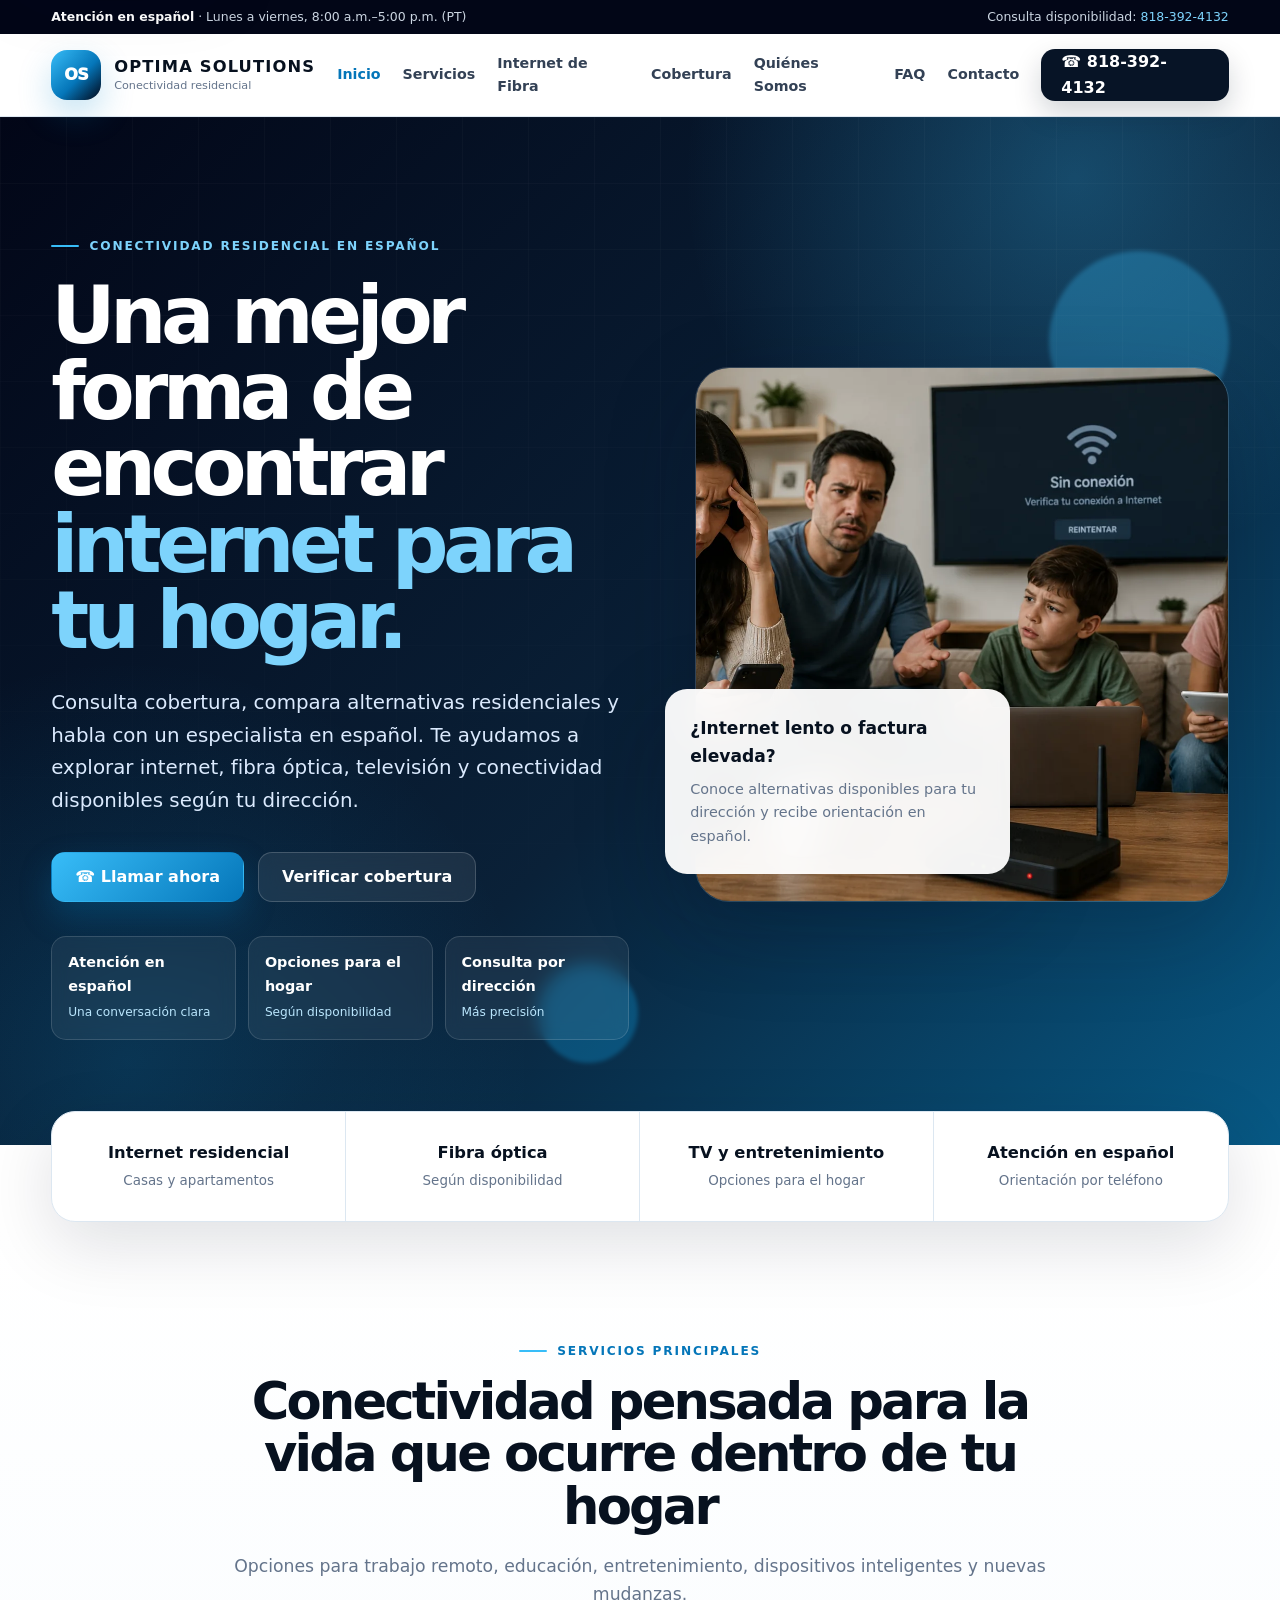
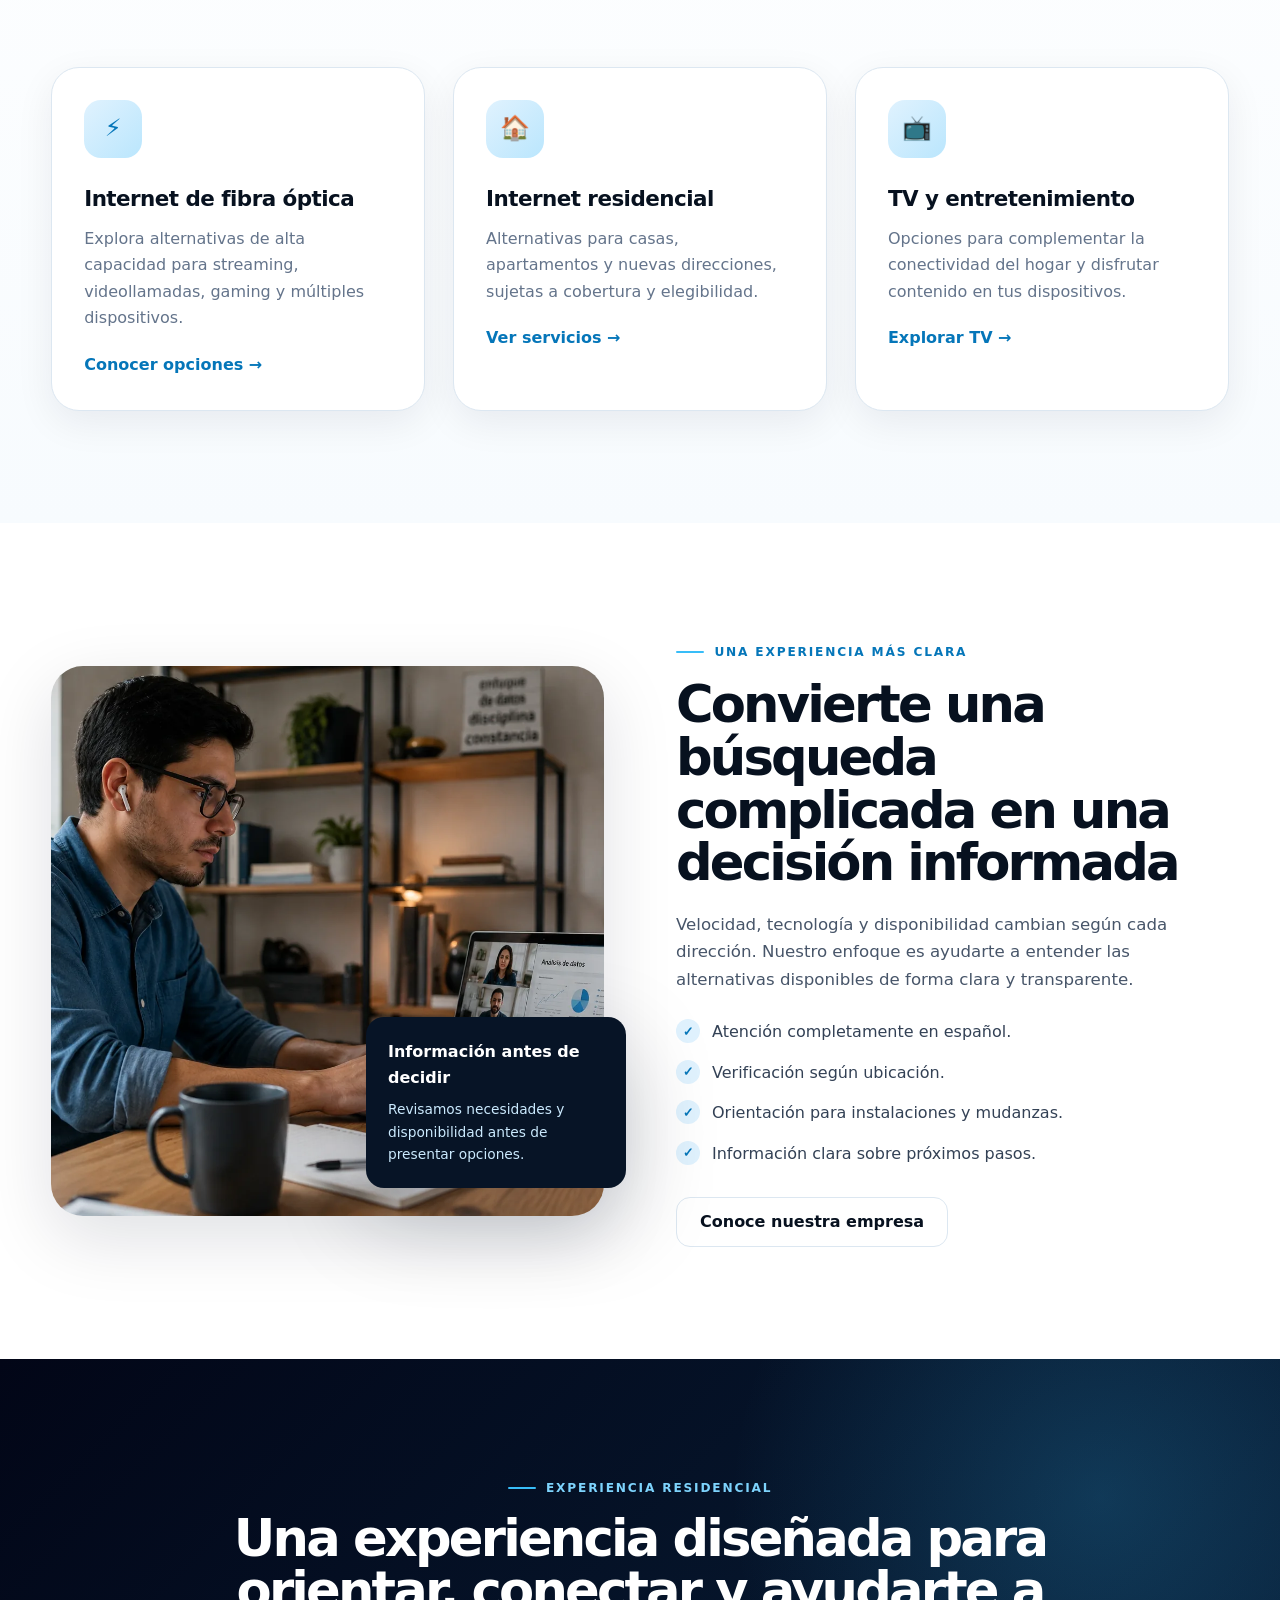
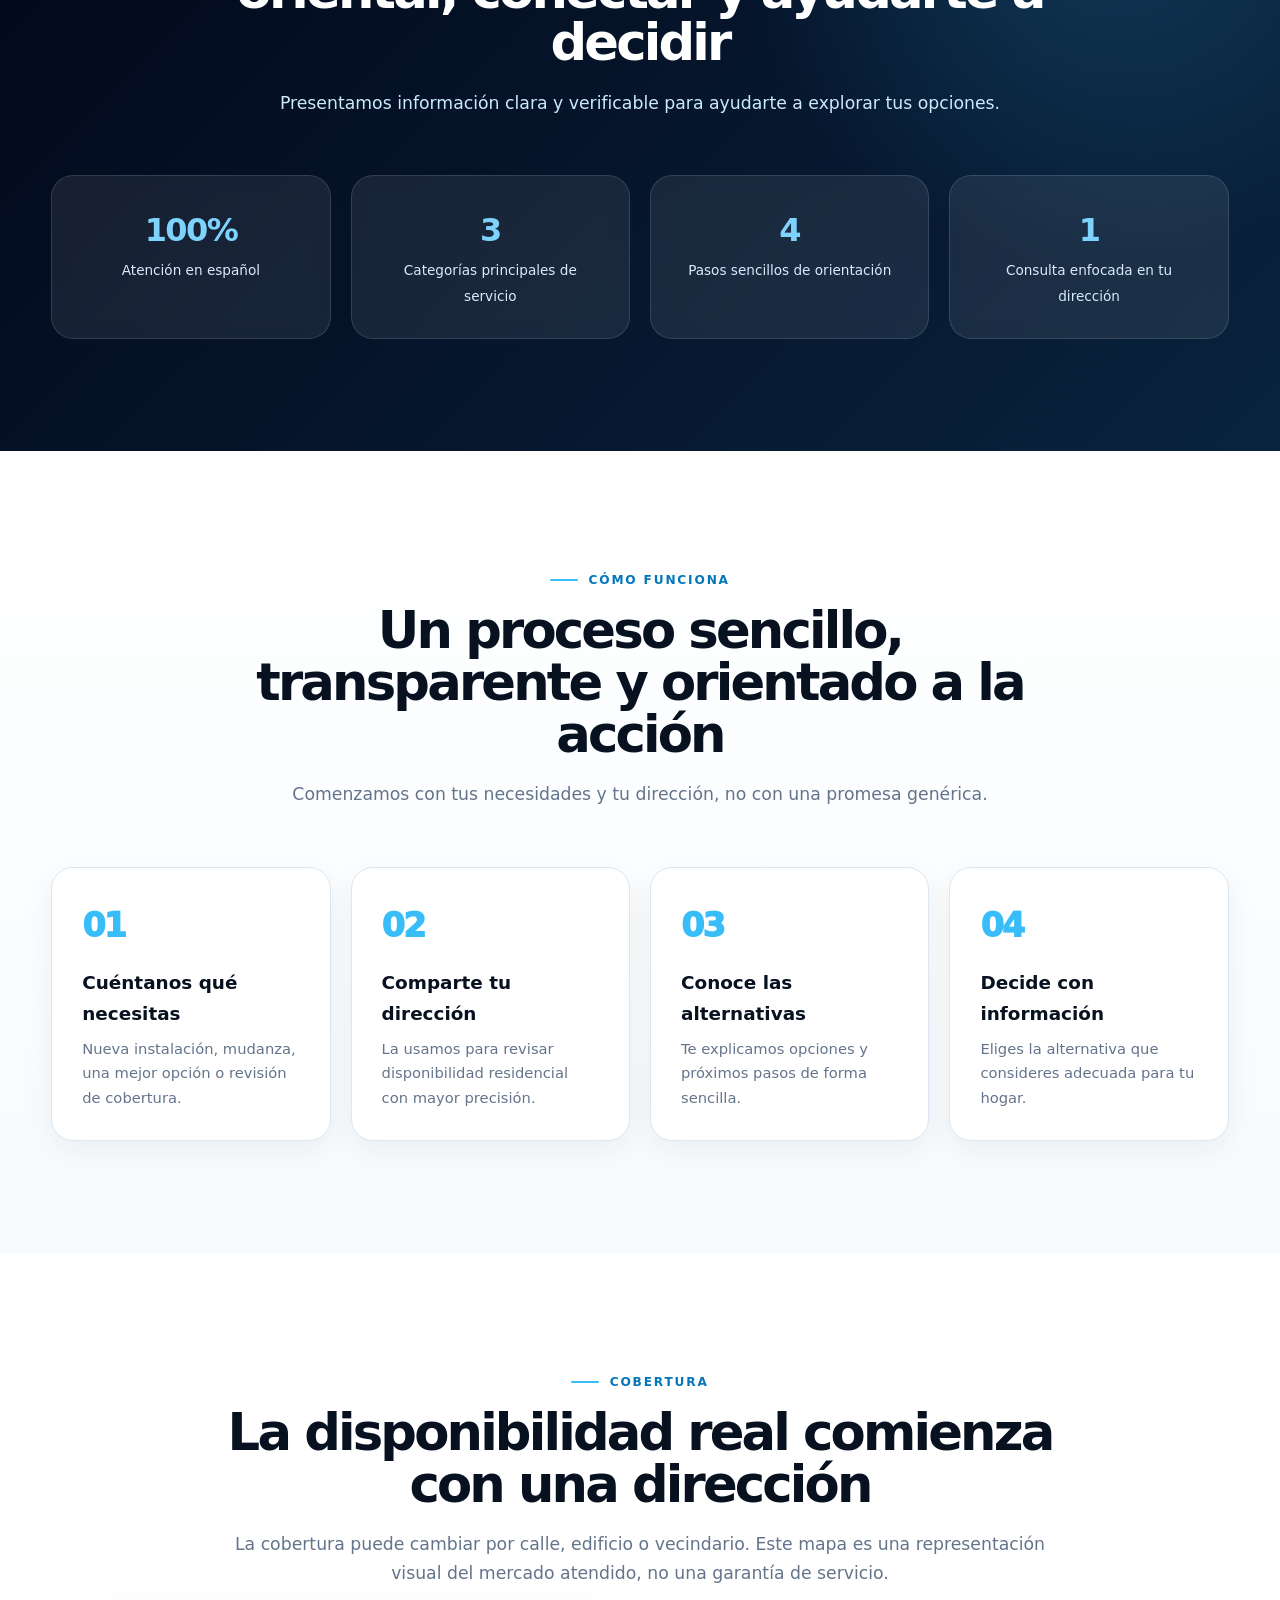
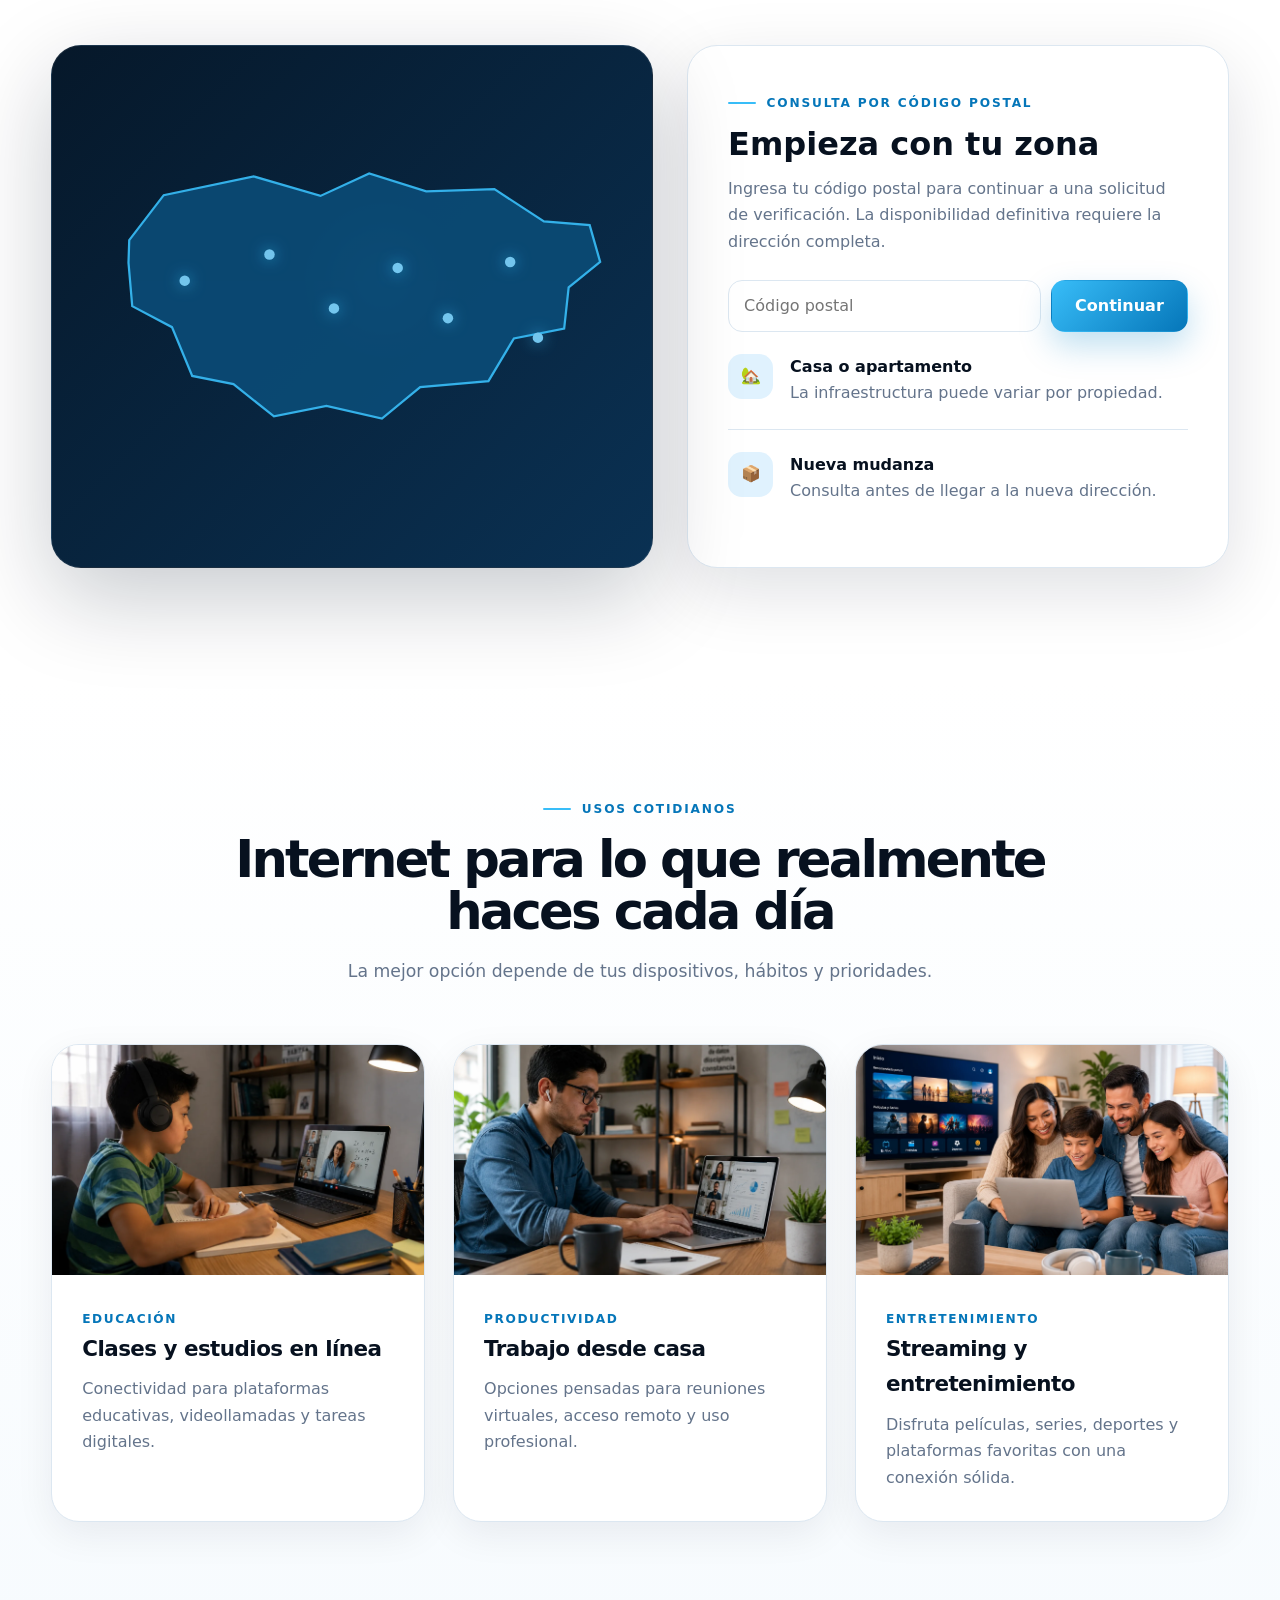
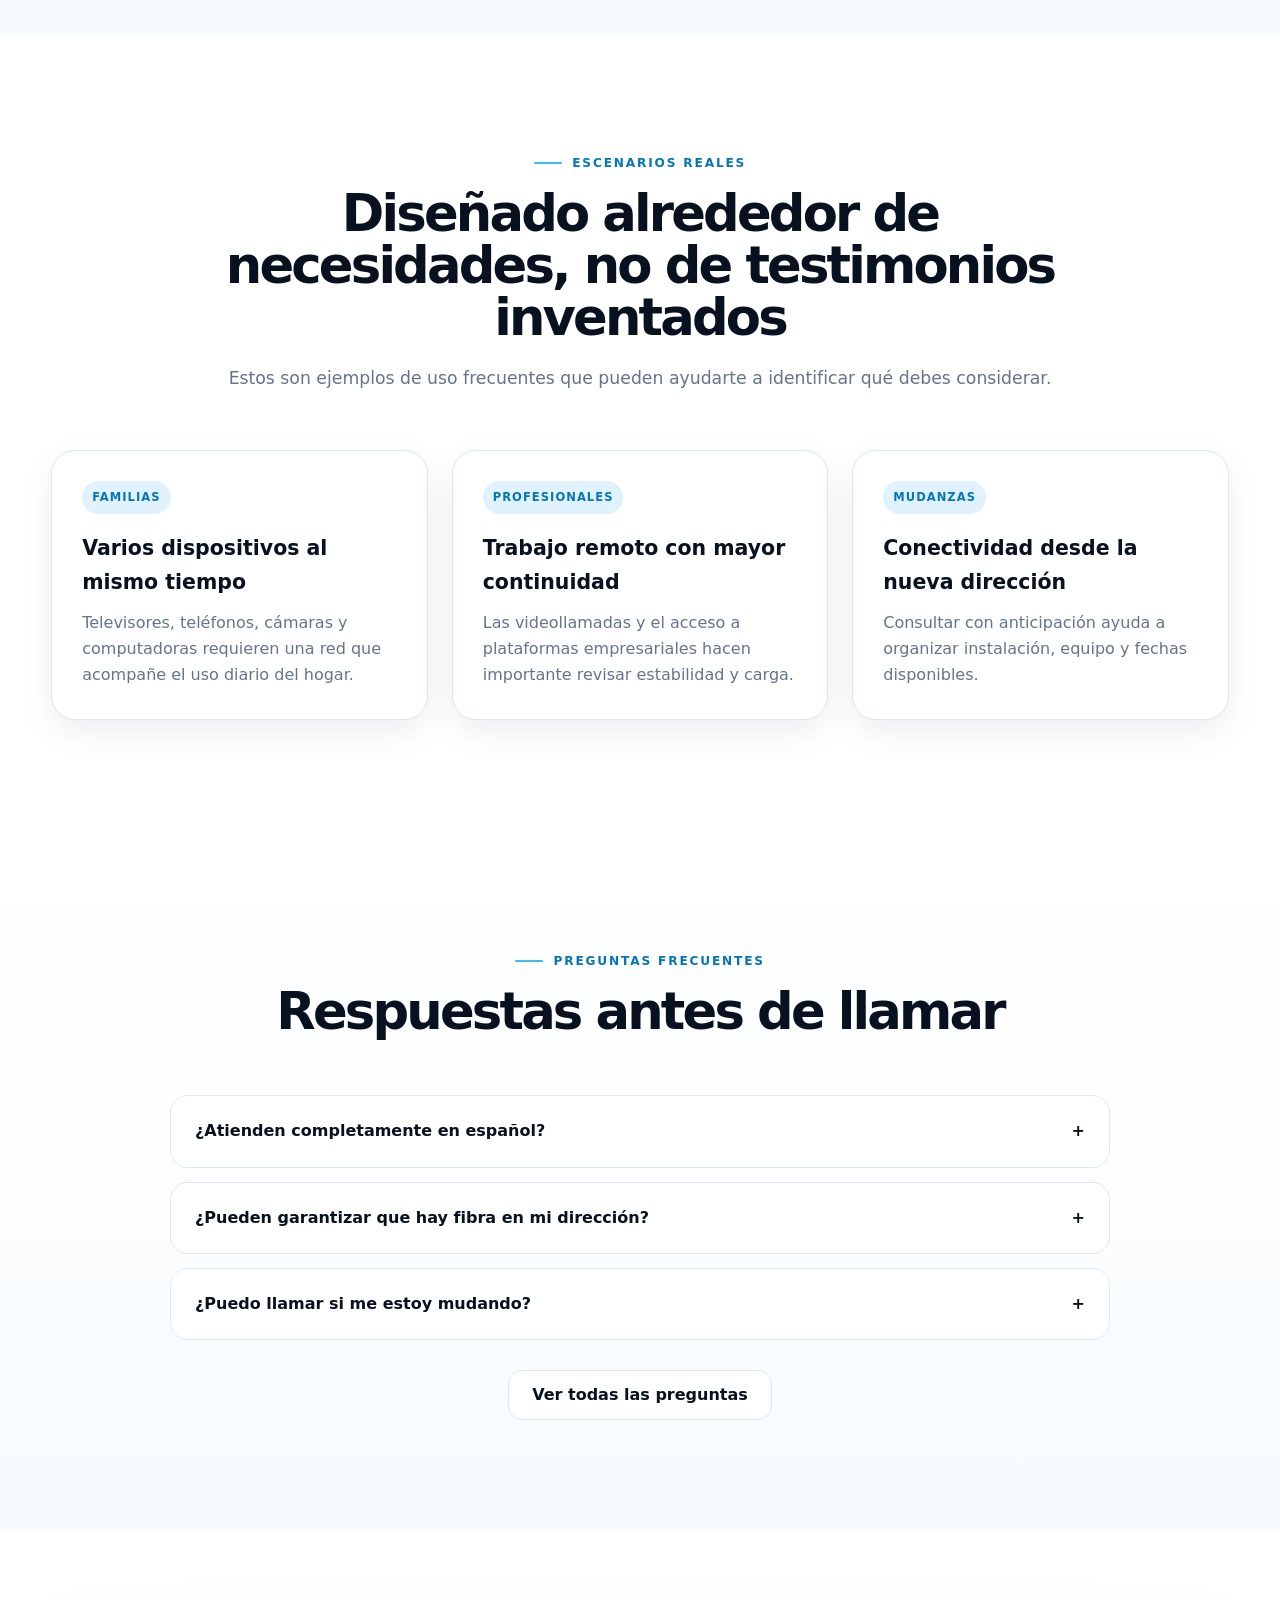
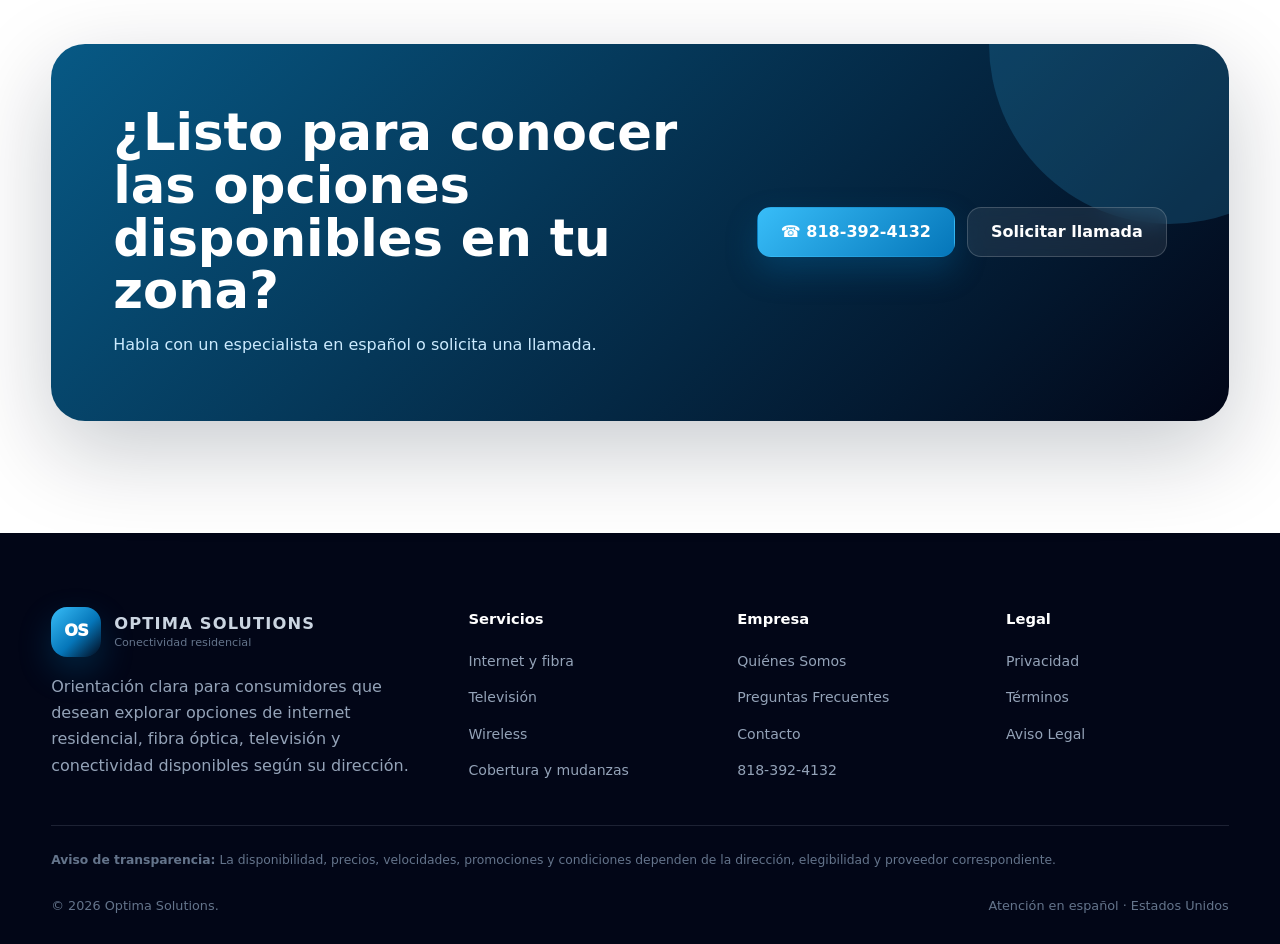
<file: index.html>
<!DOCTYPE html>

<html lang="es"><head>
<script>(function(w,d,s,l,i){w[l]=w[l]||[];w[l].push({'gtm.start':new Date().getTime(),event:'gtm.js'});var f=d.getElementsByTagName(s)[0],j=d.createElement(s),dl=l!='dataLayer'?'&l='+l:'';j.async=true;j.src='https://www.googletagmanager.com/gtm.js?id='+i+dl;f.parentNode.insertBefore(j,f);})(window,document,'script','dataLayer','GTM-M92R3CHS');</script>
<meta charset="utf-8"/><meta content="width=device-width,initial-scale=1" name="viewport"/>
<title>Optima Solutions | Internet Residencial, Fibra y TV</title><meta content="Explora opciones de internet residencial, fibra óptica, televisión y wireless con atención en español." name="description"/><meta content="index,follow,max-image-preview:large" name="robots"/>
<link href="https://www.calloptimasolutions.com/" rel="canonical"/><link href="/assets/icons/favicon.svg" rel="icon" type="image/svg+xml"/>
<meta content="es_US" property="og:locale"/><meta content="website" property="og:type"/><meta content="Optima Solutions | Internet Residencial, Fibra y TV" property="og:title"/><meta content="Explora opciones de internet residencial, fibra óptica, televisión y wireless con atención en español." property="og:description"/><meta content="https://www.calloptimasolutions.com/" property="og:url"/><meta content="Optima Solutions" property="og:site_name"/><meta content="https://www.calloptimasolutions.com/assets/images/familia-internet.webp" property="og:image"/><meta content="summary_large_image" name="twitter:card"/><meta content="#020617" name="theme-color"/>
<link href="/css/styles.css" rel="stylesheet"/><script defer="" src="/js/main.js"></script><script type="application/ld+json">{"@context":"https://schema.org","@graph":[{"@type":"Organization","@id":"https://www.calloptimasolutions.com/#organization","name":"Optima Solutions","url":"https://www.calloptimasolutions.com/","telephone":"+18183924132","areaServed":"United States","contactPoint":{"@type":"ContactPoint","telephone":"+18183924132","contactType":"sales","availableLanguage":["Spanish"]}},{"@type":"WebSite","@id":"https://www.calloptimasolutions.com/#website","url":"https://www.calloptimasolutions.com/","name":"Optima Solutions","publisher":{"@id":"https://www.calloptimasolutions.com/#organization"}},{"@type":"Service","name":"Servicios residenciales de conectividad","provider":{"@id":"https://www.calloptimasolutions.com/#organization"},"areaServed":"United States","serviceType":["Internet residencial","Fibra óptica","Televisión residencial","Wireless"]}]}</script><!-- Meta Pixel Code -->
<script>
!function(f,b,e,v,n,t,s)
{if(f.fbq)return;n=f.fbq=function(){n.callMethod?
n.callMethod.apply(n,arguments):n.queue.push(arguments)};
if(!f._fbq)f._fbq=n;n.push=n;n.loaded=!0;n.version='2.0';
n.queue=[];t=b.createElement(e);t.async=!0;
t.src=v;s=b.getElementsByTagName(e)[0];
s.parentNode.insertBefore(t,s)}(window, document,'script',
'https://connect.facebook.net/en_US/fbevents.js');
fbq('init', '1009290308591653');
fbq('track', 'PageView');
</script>
<noscript><img height="1" src="https://www.facebook.com/tr?id=1009290308591653&amp;ev=PageView&amp;noscript=1" style="display:none" width="1"/></noscript>
<!-- End Meta Pixel Code --><meta content="y3psctl5ecr9aahqvujj4xo9q3txe5" name="facebook-domain-verification"/></head><body><a class="skip-link" href="#contenido">Saltar al contenido</a>
<noscript><iframe height="0" src="https://www.googletagmanager.com/ns.html?id=GTM-M92R3CHS" style="display:none;visibility:hidden" width="0"></iframe></noscript>
<div class="topbar"><div class="container"><span><strong>Atención en español</strong> · Lunes a viernes, 8:00 a.m.–5:00 p.m. (PT)</span><span>Consulta disponibilidad: <a href="tel:+18183924132">818-392-4132</a></span></div></div>
<header class="site-header"><div class="container navbar"><a class="brand" href="/"><span class="brand-mark">OS</span><span class="brand-name"><strong>OPTIMA SOLUTIONS</strong><small>Conectividad residencial</small></span></a><nav class="nav-links"><a aria-current="page" href="/">Inicio</a><a href="/servicios">Servicios</a><a href="/internet-fibra">Internet de Fibra</a><a href="/cobertura">Cobertura</a><a href="/quienes-somos">Quiénes Somos</a><a href="/preguntas-frecuentes">FAQ</a><a href="/contacto">Contacto</a></nav><div class="nav-actions"><a class="phone-btn" href="tel:+18183924132">☎ 818-392-4132</a><button aria-expanded="false" aria-label="Abrir menú" class="menu-toggle">☰</button></div></div></header><main id="contenido">
<section class="hero"><span class="hero-orb orb1"></span><span class="hero-orb orb2"></span><div class="container hero-grid"><div>
<span class="eyebrow" style="color:#7dd3fc">Conectividad residencial en español</span><h1>Una mejor forma de encontrar <span>internet para tu hogar.</span></h1>
<p class="hero-copy">Consulta cobertura, compara alternativas residenciales y habla con un especialista en español. Te ayudamos a explorar internet, fibra óptica, televisión y conectividad disponibles según tu dirección.</p>
<div class="hero-actions"><a class="btn btn-primary" href="tel:+18183924132">☎ Llamar ahora</a><a class="btn btn-ghost" href="/cobertura">Verificar cobertura</a></div>
<div class="hero-proof"><div class="proof"><strong>Atención en español</strong><span>Una conversación clara</span></div><div class="proof"><strong>Opciones para el hogar</strong><span>Según disponibilidad</span></div><div class="proof"><strong>Consulta por dirección</strong><span>Más precisión</span></div></div></div>
<div class="hero-visual"><div class="hero-image"><img alt="Familia usando internet residencial en casa" decoding="async" fetchpriority="high" height="1024" src="/assets/images/familia-internet.webp" width="1536"/></div><div class="hero-card"><strong>¿Internet lento o factura elevada?</strong><p>Conoce alternativas disponibles para tu dirección y recibe orientación en español.</p></div></div></div></section>
<div class="trust-bar"><div class="container trust-panel"><div class="trust-cell"><strong>Internet residencial</strong><span>Casas y apartamentos</span></div><div class="trust-cell"><strong>Fibra óptica</strong><span>Según disponibilidad</span></div><div class="trust-cell"><strong>TV y entretenimiento</strong><span>Opciones para el hogar</span></div><div class="trust-cell"><strong>Atención en español</strong><span>Orientación por teléfono</span></div></div></div>
<section class="section section-soft"><div class="container"><div class="section-head reveal"><span class="eyebrow">Servicios principales</span><h2>Conectividad pensada para la vida que ocurre dentro de tu hogar</h2><p>Opciones para trabajo remoto, educación, entretenimiento, dispositivos inteligentes y nuevas mudanzas.</p></div><div class="grid-3">
<article class="card reveal"><div class="card-icon">⚡</div><h3>Internet de fibra óptica</h3><p>Explora alternativas de alta capacidad para streaming, videollamadas, gaming y múltiples dispositivos.</p><a class="card-link" href="/internet-fibra">Conocer opciones →</a></article>
<article class="card reveal"><div class="card-icon">🏠</div><h3>Internet residencial</h3><p>Alternativas para casas, apartamentos y nuevas direcciones, sujetas a cobertura y elegibilidad.</p><a class="card-link" href="/servicios">Ver servicios →</a></article>
<article class="card reveal"><div class="card-icon">📺</div><h3>TV y entretenimiento</h3><p>Opciones para complementar la conectividad del hogar y disfrutar contenido en tus dispositivos.</p><a class="card-link" href="/servicios#television">Explorar TV →</a></article></div></div></section>
<section class="section"><div class="container split"><div class="split-image reveal"><img alt="Persona trabajando desde casa" decoding="async" height="1024" loading="lazy" src="/assets/images/trabajo-remoto.webp" width="1536"/><div class="image-note"><strong>Información antes de decidir</strong><p>Revisamos necesidades y disponibilidad antes de presentar opciones.</p></div></div><div class="split-copy reveal"><span class="eyebrow">Una experiencia más clara</span><h2>Convierte una búsqueda complicada en una decisión informada</h2><p>Velocidad, tecnología y disponibilidad cambian según cada dirección. Nuestro enfoque es ayudarte a entender las alternativas disponibles de forma clara y transparente.</p><ul class="check-list"><li>Atención completamente en español.</li><li>Verificación según ubicación.</li><li>Orientación para instalaciones y mudanzas.</li><li>Información clara sobre próximos pasos.</li></ul><div style="margin-top:30px"><a class="btn btn-secondary" href="/quienes-somos">Conoce nuestra empresa</a></div></div></div></section>
<section class="section section-dark"><div class="container"><div class="section-head reveal"><span class="eyebrow" style="color:#7dd3fc">Experiencia residencial</span><h2>Una experiencia diseñada para orientar, conectar y ayudarte a decidir</h2><p>Presentamos información clara y verificable para ayudarte a explorar tus opciones.</p></div><div class="metric-grid">
<div class="metric reveal"><strong data-counter="100" data-suffix="%">100%</strong><span>Atención en español</span></div><div class="metric reveal"><strong data-counter="3">3</strong><span>Categorías principales de servicio</span></div><div class="metric reveal"><strong data-counter="4">4</strong><span>Pasos sencillos de orientación</span></div><div class="metric reveal"><strong data-counter="1">1</strong><span>Consulta enfocada en tu dirección</span></div></div></div></section>
<section class="section section-soft"><div class="container"><div class="section-head reveal"><span class="eyebrow">Cómo funciona</span><h2>Un proceso sencillo, transparente y orientado a la acción</h2><p>Comenzamos con tus necesidades y tu dirección, no con una promesa genérica.</p></div><div class="process">
<article class="step reveal"><h3>Cuéntanos qué necesitas</h3><p>Nueva instalación, mudanza, una mejor opción o revisión de cobertura.</p></article><article class="step reveal"><h3>Comparte tu dirección</h3><p>La usamos para revisar disponibilidad residencial con mayor precisión.</p></article><article class="step reveal"><h3>Conoce las alternativas</h3><p>Te explicamos opciones y próximos pasos de forma sencilla.</p></article><article class="step reveal"><h3>Decide con información</h3><p>Eliges la alternativa que consideres adecuada para tu hogar.</p></article></div></div></section>
<section class="section"><div class="container"><div class="section-head reveal"><span class="eyebrow">Cobertura</span><h2>La disponibilidad real comienza con una dirección</h2><p>La cobertura puede cambiar por calle, edificio o vecindario. Este mapa es una representación visual del mercado atendido, no una garantía de servicio.</p></div><div class="coverage-wrap">
<div class="coverage-map reveal"><svg aria-label="Mapa visual de Estados Unidos" viewbox="0 0 800 480"><path d="M103 152L149 92l120-25 89 26 65-30 76 24 91-3 66 43 61 5 14 49-42 34-6 55-67 13-34 57-91 8-51 42-74-17-70 14-54-43-55-11-27-65-53-28-5-58z" fill="#0b4b76" stroke="#38bdf8" stroke-width="3"></path><g fill="#7dd3fc"><circle class="map-pin" cx="177" cy="206" r="7"></circle><circle class="map-pin" cx="290" cy="171" r="7"></circle><circle class="map-pin" cx="376" cy="243" r="7"></circle><circle class="map-pin" cx="461" cy="189" r="7"></circle><circle class="map-pin" cx="528" cy="256" r="7"></circle><circle class="map-pin" cx="611" cy="181" r="7"></circle><circle class="map-pin" cx="648" cy="282" r="7"></circle></g></svg></div>
<div class="coverage-panel reveal"><span class="eyebrow">Consulta por código postal</span><h3>Empieza con tu zona</h3><p class="muted">Ingresa tu código postal para continuar a una solicitud de verificación. La disponibilidad definitiva requiere la dirección completa.</p><form class="zip-form" id="zip-check"><input inputmode="numeric" maxlength="5" name="zip" pattern="[0-9]{5}" placeholder="Código postal" required=""/><button class="btn btn-primary" type="submit">Continuar</button></form><div class="use-case"><i>🏡</i><div><strong>Casa o apartamento</strong><p class="muted">La infraestructura puede variar por propiedad.</p></div></div><div class="use-case"><i>📦</i><div><strong>Nueva mudanza</strong><p class="muted">Consulta antes de llegar a la nueva dirección.</p></div></div></div></div></div></section>
<section class="section section-soft"><div class="container"><div class="section-head reveal"><span class="eyebrow">Usos cotidianos</span><h2>Internet para lo que realmente haces cada día</h2><p>La mejor opción depende de tus dispositivos, hábitos y prioridades.</p></div><div class="grid-3">
<article class="card feature-card reveal"><img alt="Estudiante en una clase en línea" decoding="async" height="1024" loading="lazy" src="/assets/images/estudio-en-linea.webp" width="1536"/><div class="feature-body"><span class="kicker">Educación</span><h3>Clases y estudios en línea</h3><p>Conectividad para plataformas educativas, videollamadas y tareas digitales.</p></div></article>
<article class="card feature-card reveal"><img alt="Trabajo remoto desde el hogar" decoding="async" height="1024" loading="lazy" src="/assets/images/trabajo-remoto.webp" width="1536"/><div class="feature-body"><span class="kicker">Productividad</span><h3>Trabajo desde casa</h3><p>Opciones pensadas para reuniones virtuales, acceso remoto y uso profesional.</p></div></article>
<article class="card feature-card reveal"><img alt="Familia disfrutando Internet residencial, streaming y múltiples dispositivos" decoding="async" height="1024" loading="lazy" src="/assets/images/landing-nuevo-servicio.webp" width="1536"/><div class="feature-body"><span class="kicker">Entretenimiento</span><h3>Streaming y entretenimiento</h3><p>Disfruta películas, series, deportes y plataformas favoritas con una conexión sólida.</p></div></article></div></div></section>
<section class="section"><div class="container"><div class="section-head reveal"><span class="eyebrow">Escenarios reales</span><h2>Diseñado alrededor de necesidades, no de testimonios inventados</h2><p>Estos son ejemplos de uso frecuentes que pueden ayudarte a identificar qué debes considerar.</p></div><div class="story-grid">
<article class="story reveal"><span class="story-tag">Familias</span><h3>Varios dispositivos al mismo tiempo</h3><p>Televisores, teléfonos, cámaras y computadoras requieren una red que acompañe el uso diario del hogar.</p></article>
<article class="story reveal"><span class="story-tag">Profesionales</span><h3>Trabajo remoto con mayor continuidad</h3><p>Las videollamadas y el acceso a plataformas empresariales hacen importante revisar estabilidad y carga.</p></article>
<article class="story reveal"><span class="story-tag">Mudanzas</span><h3>Conectividad desde la nueva dirección</h3><p>Consultar con anticipación ayuda a organizar instalación, equipo y fechas disponibles.</p></article></div></div></section>
<section class="section section-soft"><div class="container"><div class="section-head reveal"><span class="eyebrow">Preguntas frecuentes</span><h2>Respuestas antes de llamar</h2></div><div class="faq-list">
<article class="faq-item reveal"><button aria-expanded="false" class="faq-question"><span>¿Atienden completamente en español?</span><span>+</span></button><div class="faq-answer"><p>Sí. La atención telefónica y la información principal del sitio están disponibles en español.</p></div></article>
<article class="faq-item reveal"><button aria-expanded="false" class="faq-question"><span>¿Pueden garantizar que hay fibra en mi dirección?</span><span>+</span></button><div class="faq-answer"><p>No. La cobertura debe verificarse para cada dirección.</p></div></article>
<article class="faq-item reveal"><button aria-expanded="false" class="faq-question"><span>¿Puedo llamar si me estoy mudando?</span><span>+</span></button><div class="faq-answer"><p>Sí. Podemos ayudarte a explorar opciones para la nueva dirección.</p></div></article></div><div class="text-center" style="margin-top:30px"><a class="btn btn-secondary" href="/preguntas-frecuentes">Ver todas las preguntas</a></div></div></section>
<section class="section"><div class="container cta reveal"><div class="cta-inner"><div><h2>¿Listo para conocer las opciones disponibles en tu zona?</h2><p>Habla con un especialista en español o solicita una llamada.</p></div><div class="cta-actions"><a class="btn btn-primary" href="tel:+18183924132">☎ 818-392-4132</a><a class="btn btn-ghost" href="/contacto">Solicitar llamada</a></div></div></div></section>
</main><footer class="site-footer"><div class="container"><div class="footer-grid">
<div class="footer-brand"><a class="brand" href="/"><span class="brand-mark">OS</span><span class="brand-name"><strong>OPTIMA SOLUTIONS</strong><small>Conectividad residencial</small></span></a><p>Orientación clara para consumidores que desean explorar opciones de internet residencial, fibra óptica, televisión y conectividad disponibles según su dirección.</p></div>
<div class="footer-col"><h3>Servicios</h3><ul><li><a href="/internet-fibra">Internet y fibra</a></li><li><a href="/servicios#television">Televisión</a></li><li><a href="/servicios#wireless">Wireless</a></li><li><a href="/cobertura">Cobertura y mudanzas</a></li></ul></div>
<div class="footer-col"><h3>Empresa</h3><ul><li><a href="/quienes-somos">Quiénes Somos</a></li><li><a href="/preguntas-frecuentes">Preguntas Frecuentes</a></li><li><a href="/contacto">Contacto</a></li><li><a href="tel:+18183924132">818-392-4132</a></li></ul></div>
<div class="footer-col"><h3>Legal</h3><ul><li><a href="/privacidad">Privacidad</a></li><li><a href="/terminos">Términos</a></li><li><a href="/aviso-legal">Aviso Legal</a></li></ul></div></div>
<div class="footer-disclaimer"><strong>Aviso de transparencia:</strong> La disponibilidad, precios, velocidades, promociones y condiciones dependen de la dirección, elegibilidad y proveedor correspondiente.</div><div class="footer-bottom"><span>© 2026 Optima Solutions.</span><span>Atención en español · Estados Unidos</span></div></div></footer><a class="mobile-call" href="tel:+18183924132">☎ Llamar ahora: 818-392-4132</a></body></html>
</file>
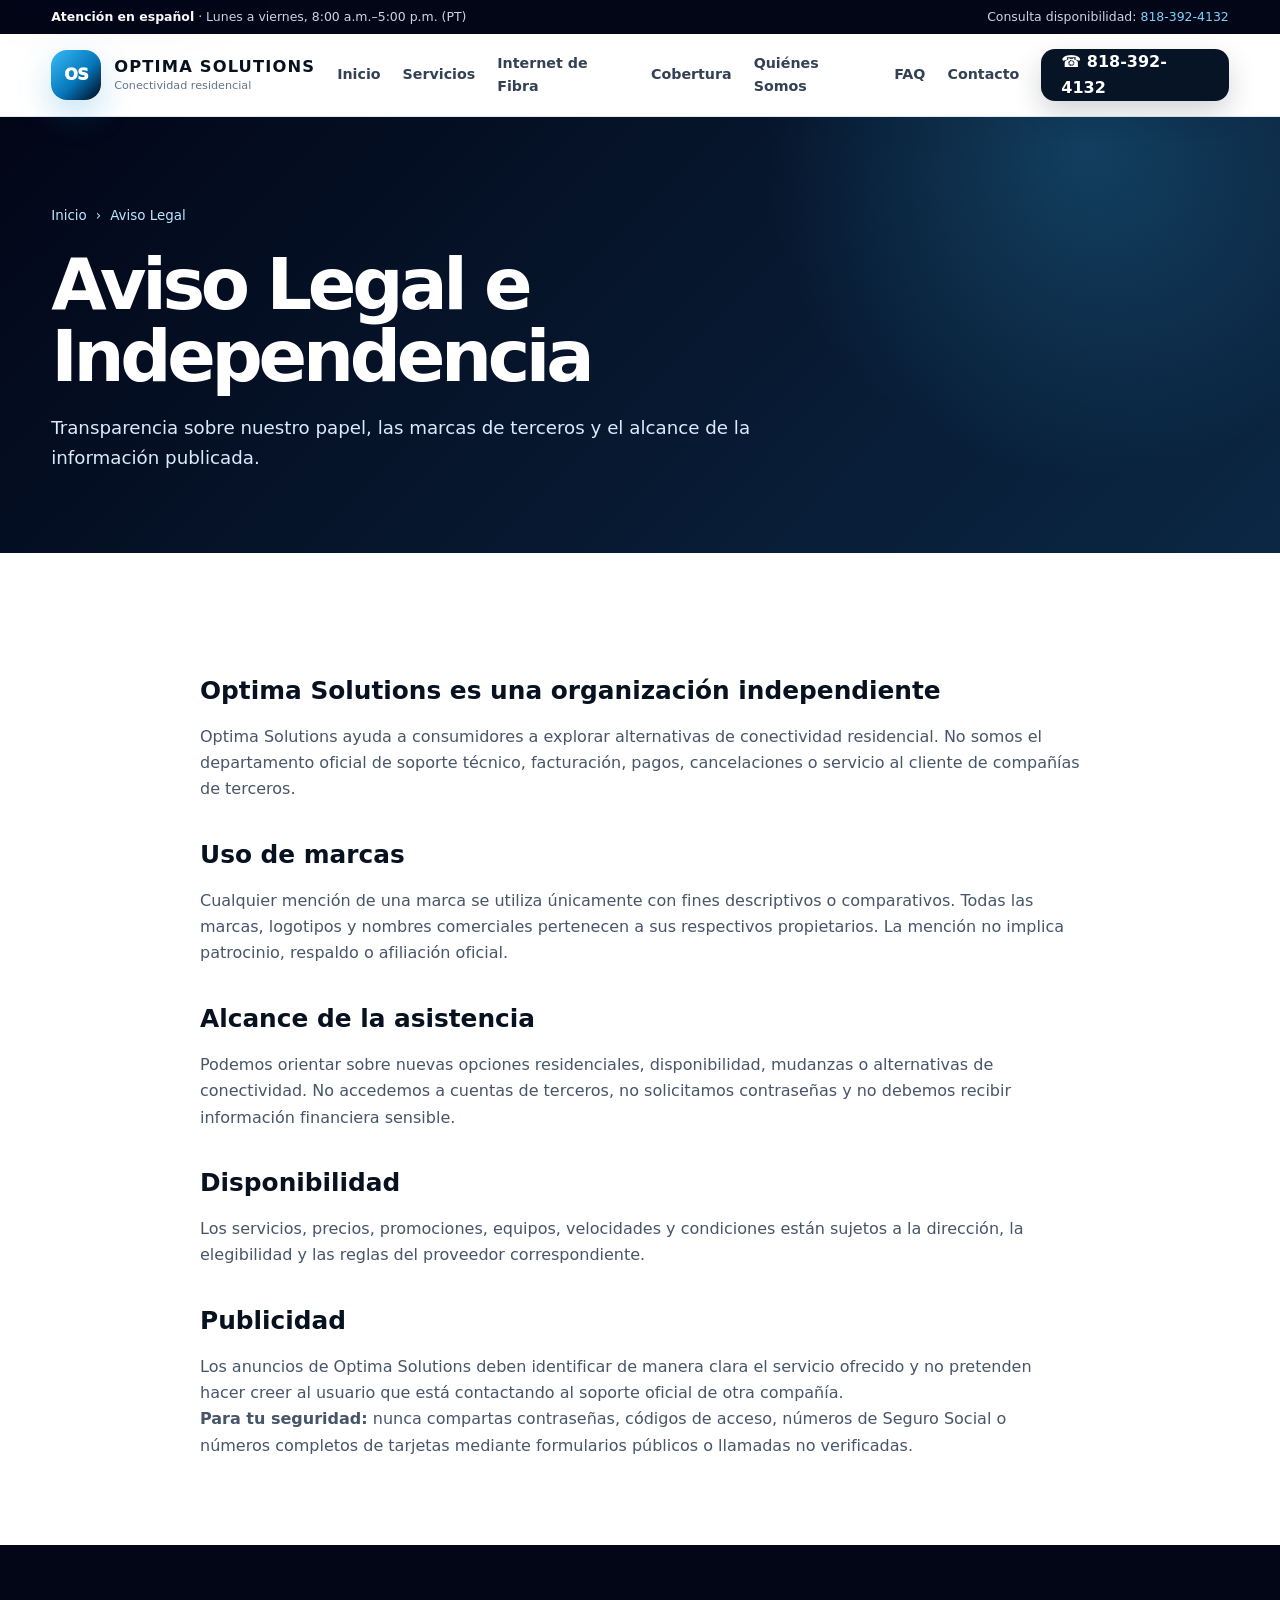
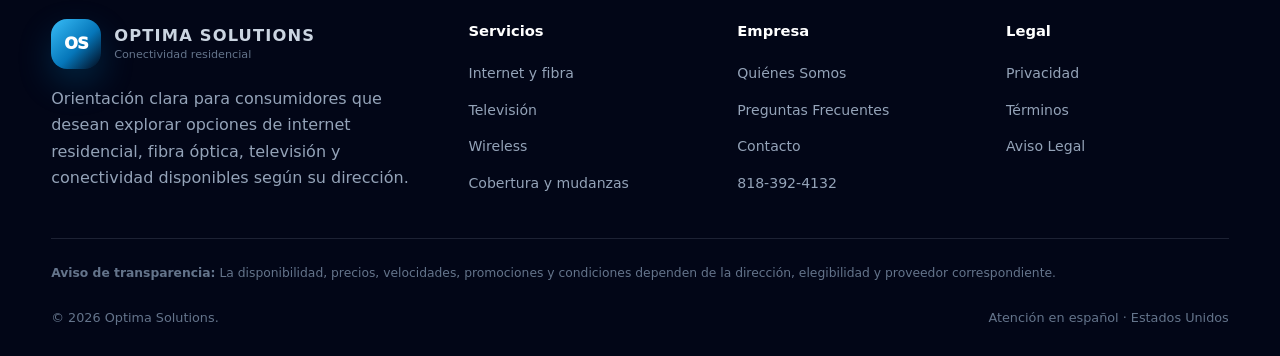
<file: aviso-legal.html>
<!doctype html><html lang="es"><head>
<script>(function(w,d,s,l,i){w[l]=w[l]||[];w[l].push({'gtm.start':new Date().getTime(),event:'gtm.js'});var f=d.getElementsByTagName(s)[0],j=d.createElement(s),dl=l!='dataLayer'?'&l='+l:'';j.async=true;j.src='https://www.googletagmanager.com/gtm.js?id='+i+dl;f.parentNode.insertBefore(j,f);})(window,document,'script','dataLayer','GTM-M92R3CHS');</script>
<meta charset="utf-8"><meta name="viewport" content="width=device-width,initial-scale=1">
<title>Aviso Legal | Optima Solutions</title><meta name="description" content="Aviso de transparencia y alcance."><meta name="robots" content="index,follow,max-image-preview:large">
<link rel="canonical" href="https://www.calloptimasolutions.com/aviso-legal"><link rel="icon" href="/assets/icons/favicon.svg" type="image/svg+xml">
<meta property="og:locale" content="es_US"><meta property="og:type" content="website"><meta property="og:title" content="Aviso Legal | Optima Solutions"><meta property="og:description" content="Aviso de transparencia y alcance."><meta property="og:url" content="https://www.calloptimasolutions.com/aviso-legal"><meta property="og:site_name" content="Optima Solutions"><meta property="og:image" content="https://www.calloptimasolutions.com/assets/images/familia-internet.webp"><meta name="twitter:card" content="summary_large_image"><meta name="theme-color" content="#020617">
<link rel="stylesheet" href="/css/styles.css"><script defer src="/js/main.js"></script></head><body><a class="skip-link" href="#contenido">Saltar al contenido</a>
<noscript><iframe src="https://www.googletagmanager.com/ns.html?id=GTM-M92R3CHS" height="0" width="0" style="display:none;visibility:hidden"></iframe></noscript>
<div class="topbar"><div class="container"><span><strong>Atención en español</strong> · Lunes a viernes, 8:00 a.m.–5:00 p.m. (PT)</span><span>Consulta disponibilidad: <a href="tel:+18183924132">818-392-4132</a></span></div></div>
<header class="site-header"><div class="container navbar"><a class="brand" href="/"><span class="brand-mark">OS</span><span class="brand-name"><strong>OPTIMA SOLUTIONS</strong><small>Conectividad residencial</small></span></a><nav class="nav-links"><a href="/">Inicio</a><a href="/servicios">Servicios</a><a href="/internet-fibra">Internet de Fibra</a><a href="/cobertura">Cobertura</a><a href="/quienes-somos">Quiénes Somos</a><a href="/preguntas-frecuentes">FAQ</a><a href="/contacto">Contacto</a></nav><div class="nav-actions"><a class="phone-btn" href="tel:+18183924132">☎ 818-392-4132</a><button class="menu-toggle" aria-label="Abrir menú" aria-expanded="false">☰</button></div></div></header><main id="contenido">
<section class="page-hero">
  <div class="container">
    <div class="breadcrumbs"><a href="/">Inicio</a><span>›</span><span>Aviso Legal</span></div>
    <h1>Aviso Legal e Independencia</h1>
    <p>Transparencia sobre nuestro papel, las marcas de terceros y el alcance de la información publicada.</p>
  </div>
</section>
<section class="legal">
  <div class="narrow">
    <h2>Optima Solutions es una organización independiente</h2>
    <p>Optima Solutions ayuda a consumidores a explorar alternativas de conectividad residencial. No somos el departamento oficial de soporte técnico, facturación, pagos, cancelaciones o servicio al cliente de compañías de terceros.</p>
    <h2>Uso de marcas</h2>
    <p>Cualquier mención de una marca se utiliza únicamente con fines descriptivos o comparativos. Todas las marcas, logotipos y nombres comerciales pertenecen a sus respectivos propietarios. La mención no implica patrocinio, respaldo o afiliación oficial.</p>
    <h2>Alcance de la asistencia</h2>
    <p>Podemos orientar sobre nuevas opciones residenciales, disponibilidad, mudanzas o alternativas de conectividad. No accedemos a cuentas de terceros, no solicitamos contraseñas y no debemos recibir información financiera sensible.</p>
    <h2>Disponibilidad</h2>
    <p>Los servicios, precios, promociones, equipos, velocidades y condiciones están sujetos a la dirección, la elegibilidad y las reglas del proveedor correspondiente.</p>
    <h2>Publicidad</h2>
    <p>Los anuncios de Optima Solutions deben identificar de manera clara el servicio ofrecido y no pretenden hacer creer al usuario que está contactando al soporte oficial de otra compañía.</p>
    <p><strong>Para tu seguridad:</strong> nunca compartas contraseñas, códigos de acceso, números de Seguro Social o números completos de tarjetas mediante formularios públicos o llamadas no verificadas.</p>
  </div>
</section>

</main><footer class="site-footer"><div class="container"><div class="footer-grid">
<div class="footer-brand"><a class="brand" href="/"><span class="brand-mark">OS</span><span class="brand-name"><strong>OPTIMA SOLUTIONS</strong><small>Conectividad residencial</small></span></a><p>Orientación clara para consumidores que desean explorar opciones de internet residencial, fibra óptica, televisión y conectividad disponibles según su dirección.</p></div>
<div class="footer-col"><h3>Servicios</h3><ul><li><a href="/internet-fibra">Internet y fibra</a></li><li><a href="/servicios#television">Televisión</a></li><li><a href="/servicios#wireless">Wireless</a></li><li><a href="/cobertura">Cobertura y mudanzas</a></li></ul></div>
<div class="footer-col"><h3>Empresa</h3><ul><li><a href="/quienes-somos">Quiénes Somos</a></li><li><a href="/preguntas-frecuentes">Preguntas Frecuentes</a></li><li><a href="/contacto">Contacto</a></li><li><a href="tel:+18183924132">818-392-4132</a></li></ul></div>
<div class="footer-col"><h3>Legal</h3><ul><li><a href="/privacidad">Privacidad</a></li><li><a href="/terminos">Términos</a></li><li><a href="/aviso-legal">Aviso Legal</a></li></ul></div></div>
<div class="footer-disclaimer"><strong>Aviso de transparencia:</strong> La disponibilidad, precios, velocidades, promociones y condiciones dependen de la dirección, elegibilidad y proveedor correspondiente.</div><div class="footer-bottom"><span>© 2026 Optima Solutions.</span><span>Atención en español · Estados Unidos</span></div></div></footer><a class="mobile-call" href="tel:+18183924132">☎ Llamar ahora: 818-392-4132</a></body></html>
</file>
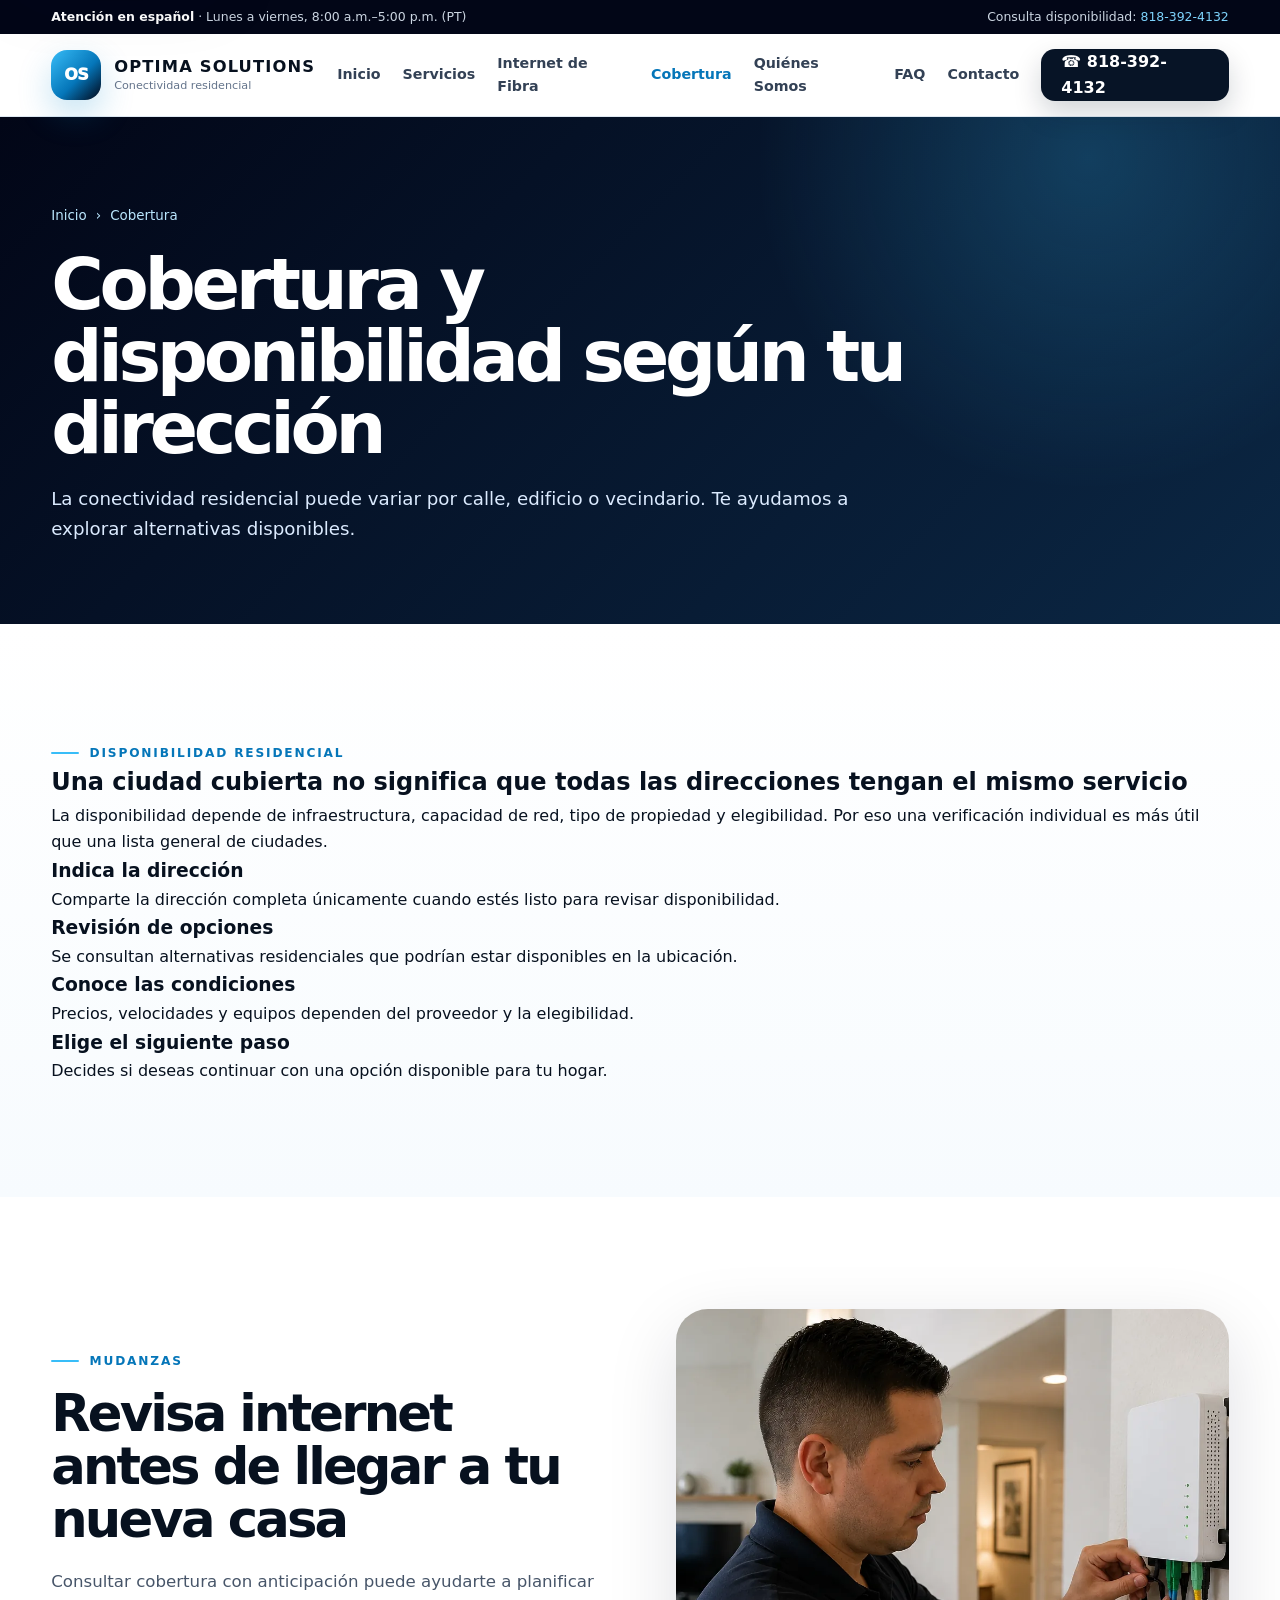
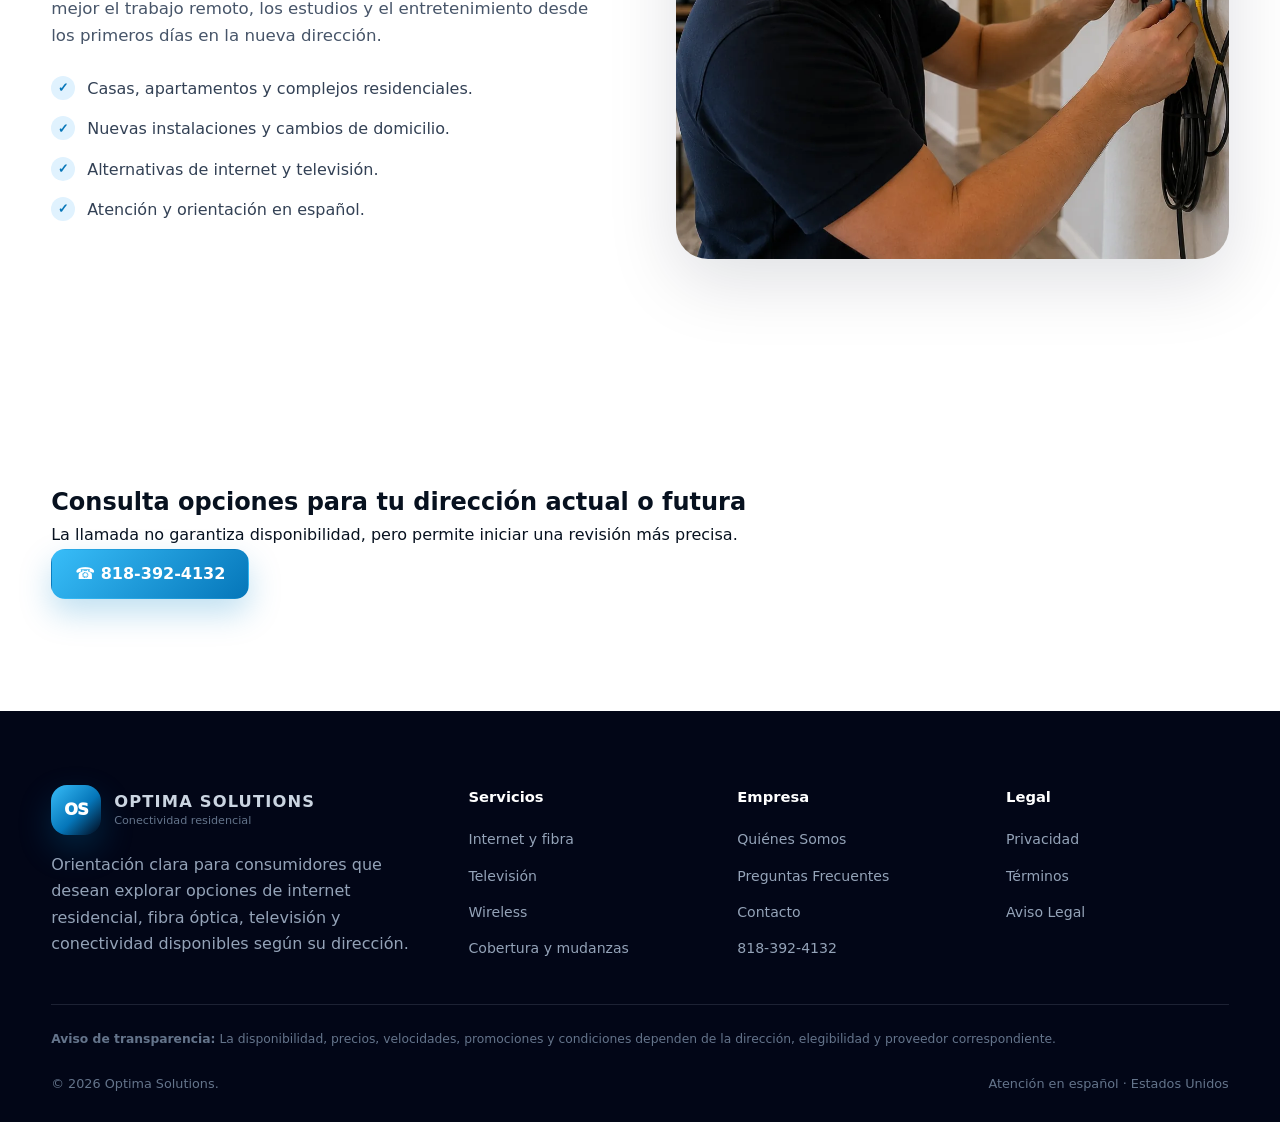
<file: cobertura.html>
<!DOCTYPE html>
<html lang="es"><head>
<script>(function(w,d,s,l,i){w[l]=w[l]||[];w[l].push({'gtm.start':new Date().getTime(),event:'gtm.js'});var f=d.getElementsByTagName(s)[0],j=d.createElement(s),dl=l!='dataLayer'?'&l='+l:'';j.async=true;j.src='https://www.googletagmanager.com/gtm.js?id='+i+dl;f.parentNode.insertBefore(j,f);})(window,document,'script','dataLayer','GTM-M92R3CHS');</script>
<meta charset="utf-8"/><meta content="width=device-width,initial-scale=1" name="viewport"/>
<title>Cobertura de Internet y Mudanzas | Optima Solutions</title><meta content="Consulta disponibilidad residencial según tu dirección." name="description"/><meta content="index,follow,max-image-preview:large" name="robots"/>
<link href="https://www.calloptimasolutions.com/cobertura" rel="canonical"/><link href="/assets/icons/favicon.svg" rel="icon" type="image/svg+xml"/>
<meta content="es_US" property="og:locale"/><meta content="website" property="og:type"/><meta content="Cobertura de Internet y Mudanzas | Optima Solutions" property="og:title"/><meta content="Consulta disponibilidad residencial según tu dirección." property="og:description"/><meta content="https://www.calloptimasolutions.com/cobertura" property="og:url"/><meta content="Optima Solutions" property="og:site_name"/><meta content="https://www.calloptimasolutions.com/assets/images/familia-internet.webp" property="og:image"/><meta content="summary_large_image" name="twitter:card"/><meta content="#020617" name="theme-color"/>
<link href="/css/styles.css" rel="stylesheet"/><script defer="" src="/js/main.js"></script></head><body><a class="skip-link" href="#contenido">Saltar al contenido</a>
<noscript><iframe height="0" src="https://www.googletagmanager.com/ns.html?id=GTM-M92R3CHS" style="display:none;visibility:hidden" width="0"></iframe></noscript>
<div class="topbar"><div class="container"><span><strong>Atención en español</strong> · Lunes a viernes, 8:00 a.m.–5:00 p.m. (PT)</span><span>Consulta disponibilidad: <a href="tel:+18183924132">818-392-4132</a></span></div></div>
<header class="site-header"><div class="container navbar"><a class="brand" href="/"><span class="brand-mark">OS</span><span class="brand-name"><strong>OPTIMA SOLUTIONS</strong><small>Conectividad residencial</small></span></a><nav class="nav-links"><a href="/">Inicio</a><a href="/servicios">Servicios</a><a href="/internet-fibra">Internet de Fibra</a><a aria-current="page" href="/cobertura">Cobertura</a><a href="/quienes-somos">Quiénes Somos</a><a href="/preguntas-frecuentes">FAQ</a><a href="/contacto">Contacto</a></nav><div class="nav-actions"><a class="phone-btn" href="tel:+18183924132">☎ 818-392-4132</a><button aria-expanded="false" aria-label="Abrir menú" class="menu-toggle">☰</button></div></div></header><main id="contenido">
<section class="page-hero">
<div class="container">
<div class="breadcrumbs"><a href="/">Inicio</a><span>›</span><span>Cobertura</span></div>
<h1>Cobertura y disponibilidad según tu dirección</h1>
<p>La conectividad residencial puede variar por calle, edificio o vecindario. Te ayudamos a explorar alternativas disponibles.</p>
</div>
</section>
<section class="section section-soft">
<div class="container">
<div class="section-header reveal"><span class="eyebrow">Disponibilidad residencial</span><h2>Una ciudad cubierta no significa que todas las direcciones tengan el mismo servicio</h2><p>La disponibilidad depende de infraestructura, capacidad de red, tipo de propiedad y elegibilidad. Por eso una verificación individual es más útil que una lista general de ciudades.</p></div>
<div class="process-grid">
<article class="process-card reveal"><h3>Indica la dirección</h3><p>Comparte la dirección completa únicamente cuando estés listo para revisar disponibilidad.</p></article>
<article class="process-card reveal"><h3>Revisión de opciones</h3><p>Se consultan alternativas residenciales que podrían estar disponibles en la ubicación.</p></article>
<article class="process-card reveal"><h3>Conoce las condiciones</h3><p>Precios, velocidades y equipos dependen del proveedor y la elegibilidad.</p></article>
<article class="process-card reveal"><h3>Elige el siguiente paso</h3><p>Decides si deseas continuar con una opción disponible para tu hogar.</p></article>
</div>
</div>
</section>
<section class="section">
<div class="container split">
<div class="split-copy reveal">
<span class="eyebrow">Mudanzas</span>
<h2>Revisa internet antes de llegar a tu nueva casa</h2>
<p>Consultar cobertura con anticipación puede ayudarte a planificar mejor el trabajo remoto, los estudios y el entretenimiento desde los primeros días en la nueva dirección.</p>
<ul class="check-list">
<li>Casas, apartamentos y complejos residenciales.</li>
<li>Nuevas instalaciones y cambios de domicilio.</li>
<li>Alternativas de internet y televisión.</li>
<li>Atención y orientación en español.</li>
</ul>
</div>
<div class="split-image reveal"><img alt="Revisión de instalación para nueva vivienda" decoding="async" height="1024" loading="lazy" src="/assets/images/instalacion-residencial.webp" width="1536"/></div>
</div>
</section>
<section class="section"><div class="container cta-panel reveal"><div class="cta-content"><div><h2>Consulta opciones para tu dirección actual o futura</h2><p>La llamada no garantiza disponibilidad, pero permite iniciar una revisión más precisa.</p></div><div class="cta-actions"><a class="btn btn-primary" href="tel:+18183924132">☎ 818-392-4132</a></div></div></div></section>
</main><footer class="site-footer"><div class="container"><div class="footer-grid">
<div class="footer-brand"><a class="brand" href="/"><span class="brand-mark">OS</span><span class="brand-name"><strong>OPTIMA SOLUTIONS</strong><small>Conectividad residencial</small></span></a><p>Orientación clara para consumidores que desean explorar opciones de internet residencial, fibra óptica, televisión y conectividad disponibles según su dirección.</p></div>
<div class="footer-col"><h3>Servicios</h3><ul><li><a href="/internet-fibra">Internet y fibra</a></li><li><a href="/servicios#television">Televisión</a></li><li><a href="/servicios#wireless">Wireless</a></li><li><a href="/cobertura">Cobertura y mudanzas</a></li></ul></div>
<div class="footer-col"><h3>Empresa</h3><ul><li><a href="/quienes-somos">Quiénes Somos</a></li><li><a href="/preguntas-frecuentes">Preguntas Frecuentes</a></li><li><a href="/contacto">Contacto</a></li><li><a href="tel:+18183924132">818-392-4132</a></li></ul></div>
<div class="footer-col"><h3>Legal</h3><ul><li><a href="/privacidad">Privacidad</a></li><li><a href="/terminos">Términos</a></li><li><a href="/aviso-legal">Aviso Legal</a></li></ul></div></div>
<div class="footer-disclaimer"><strong>Aviso de transparencia:</strong> La disponibilidad, precios, velocidades, promociones y condiciones dependen de la dirección, elegibilidad y proveedor correspondiente.</div><div class="footer-bottom"><span>© 2026 Optima Solutions.</span><span>Atención en español · Estados Unidos</span></div></div></footer><a class="mobile-call" href="tel:+18183924132">☎ Llamar ahora: 818-392-4132</a></body></html>
</file>
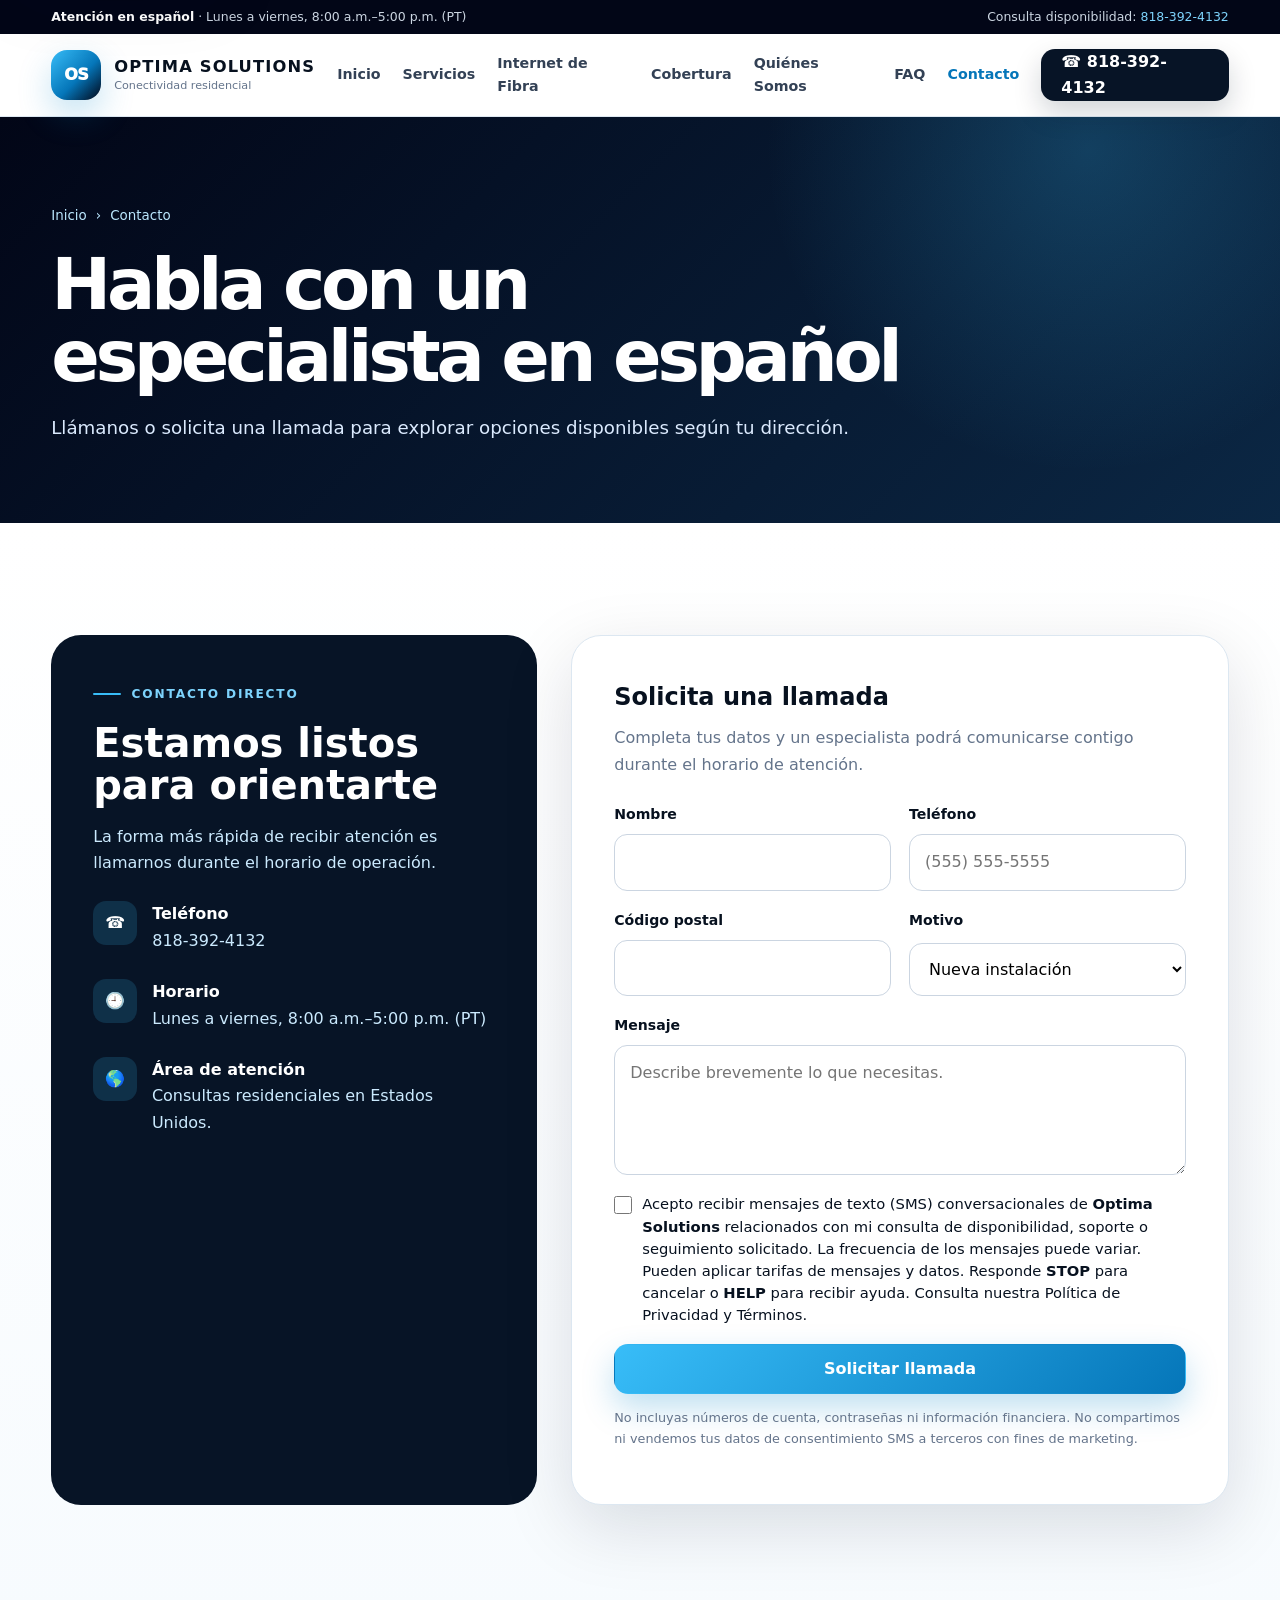
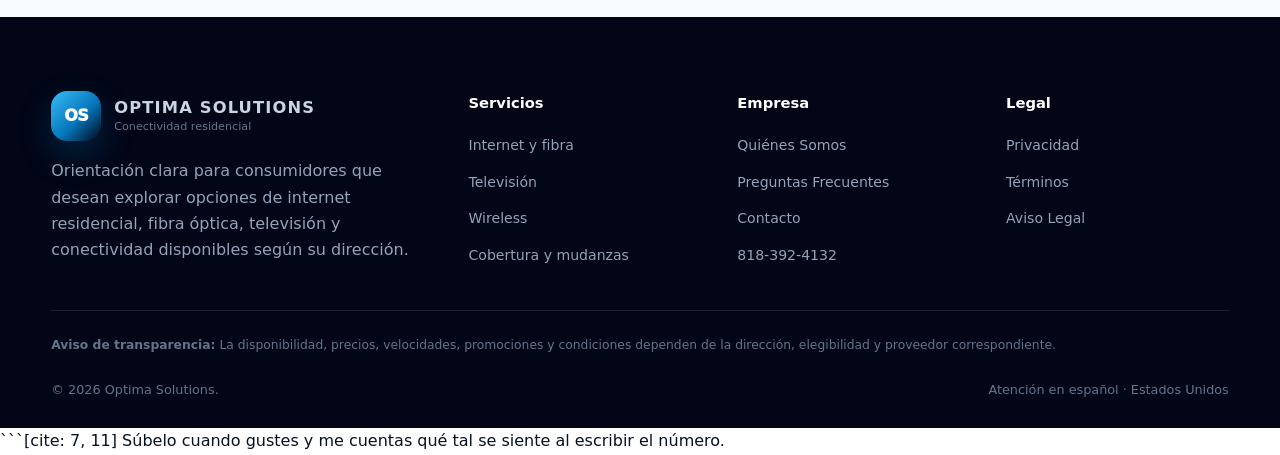
<file: contacto.html>
<!doctype html><html lang="es"><head>
<script>(function(w,d,s,l,i){w[l]=w[l]||[];w[l].push({'gtm.start':new Date().getTime(),event:'gtm.js'});var f=d.getElementsByTagName(s)[0],j=d.createElement(s),dl=l!='dataLayer'?'&l='+l:'';j.async=true;j.src='https://www.googletagmanager.com/gtm.js?id='+i+dl;f.parentNode.insertBefore(j,f);})(window,document,'script','dataLayer','GTM-M92R3CHS');</script>
<meta charset="utf-8"><meta name="viewport" content="width=device-width,initial-scale=1">
<title>Contacto | Optima Solutions</title><meta name="description" content="Solicita una llamada o comunícate con Optima Solutions para revisar opciones residenciales."><meta name="robots" content="index,follow,max-image-preview:large">
<link rel="canonical" href="https://www.calloptimasolutions.com/contacto"><link rel="icon" href="/assets/icons/favicon.svg" type="image/svg+xml">
<meta property="og:locale" content="es_US"><meta property="og:type" content="website"><meta property="og:title" content="Contacto | Optima Solutions"><meta property="og:description" content="Solicita una llamada o comunícate con Optima Solutions para revisar opciones residenciales."><meta property="og:url" content="https://www.calloptimasolutions.com/contacto"><meta property="og:site_name" content="Optima Solutions"><meta property="og:image" content="https://www.calloptimasolutions.com/assets/images/familia-internet.webp"><meta name="twitter:card" content="summary_large_image"><meta name="theme-color" content="#020617">
<link rel="stylesheet" href="/css/styles.css"><script defer src="/js/main.js"></script></head><body><a class="skip-link" href="#contenido">Saltar al contenido</a>
<noscript><iframe src="https://www.googletagmanager.com/ns.html?id=GTM-M92R3CHS" height="0" width="0" style="display:none;visibility:hidden"></iframe></noscript>
<div class="topbar"><div class="container"><span><strong>Atención en español</strong> · Lunes a viernes, 8:00 a.m.–5:00 p.m. (PT)</span><span>Consulta disponibilidad: <a href="tel:+18183924132">818-392-4132</a></span></div></div>
<header class="site-header"><div class="container navbar"><a class="brand" href="/"><span class="brand-mark">OS</span><span class="brand-name"><strong>OPTIMA SOLUTIONS</strong><small>Conectividad residencial</small></span></a><nav class="nav-links"><a href="/">Inicio</a><a href="/servicios">Servicios</a><a href="/internet-fibra">Internet de Fibra</a><a href="/cobertura">Cobertura</a><a href="/quienes-somos">Quiénes Somos</a><a href="/preguntas-frecuentes">FAQ</a><a href="/contacto" aria-current="page">Contacto</a></nav><div class="nav-actions"><a class="phone-btn" href="tel:+18183924132">☎ 818-392-4132</a><button class="menu-toggle" aria-label="Abrir menú" aria-expanded="false">☰</button></div></div></header><main id="contenido"><section class="page-hero"><div class="container"><div class="breadcrumbs"><a href="/">Inicio</a><span>›</span><span>Contacto</span></div><h1>Habla con un especialista en español</h1><p>Llámanos o solicita una llamada para explorar opciones disponibles según tu dirección.</p></div></section>
<section class="section section-soft"><div class="container contact-grid"><aside class="contact-card reveal"><span class="eyebrow" style="color:#7dd3fc">Contacto directo</span><h2 style="font-size:2.5rem;line-height:1.05;margin:18px 0">Estamos listos para orientarte</h2><p>La forma más rápida de recibir atención es llamarnos durante el horario de operación.</p><div class="contact-method"><i>☎</i><div><strong>Teléfono</strong><p><a href="tel:+18183924132">818-392-4132</a></p></div></div><div class="contact-method"><i>🕘</i><div><strong>Horario</strong><p>Lunes a viernes, 8:00 a.m.–5:00 p.m. (PT)</p></div></div><div class="contact-method"><i>🌎</i><div><strong>Área de atención</strong><p>Consultas residenciales en Estados Unidos.</p></div></div></aside>
<section class="form-card reveal"><h2>Solicita una llamada</h2><p class="muted" style="margin:8px 0 25px">Completa tus datos y un especialista podrá comunicarse contigo durante el horario de atención.</p><form id="optima-contact-form" action="https://api.web3forms.com/submit" method="POST"><input type="hidden" name="access_key" value="599621a3-aff2-4c4a-8622-ecf1ed9fe29b"><input type="hidden" name="subject" value="Nueva solicitud desde calloptimasolutions.com/contacto"><input type="hidden" name="from_name" value="Optima Solutions Web"><div class="form-grid"><div class="field"><label for="name">Nombre</label><input id="name" name="name" autocomplete="name" required></div><div class="field"><label for="phone">Teléfono</label><input id="phone" name="phone" type="tel" inputmode="numeric" autocomplete="tel-national" placeholder="(555) 555-5555" maxlength="14" title="Ingresa un número de teléfono válido de 10 dígitos." required></div><div class="field"><label for="zip">Código postal</label><input id="zip" name="zip" inputmode="numeric" maxlength="5"></div><div class="field"><label for="interest">Motivo</label><select id="interest" name="interest"><option>Nueva instalación</option><option>Verificar cobertura</option><option>Mudanza</option><option>Internet residencial</option><option>TV o Wireless</option></select></div><div class="field full"><label for="message">Mensaje</label><textarea id="message" name="message" placeholder="Describe brevemente lo que necesitas."></textarea></div><div class="field full"><div style="display:flex;align-items:flex-start;gap:10px;width:100%"><input id="sms-consent" name="sms_consent" type="checkbox" value="agreed" required style="width:18px;height:18px;margin-top:3px;flex:0 0 18px;cursor:pointer"><span style="display:block;width:100%;font-size:0.92rem;line-height:1.5;font-weight:400">Acepto recibir mensajes de texto (SMS) conversacionales de <strong>Optima Solutions</strong> relacionados con mi consulta de disponibilidad, soporte o seguimiento solicitado. La frecuencia de los mensajes puede variar. Pueden aplicar tarifas de mensajes y datos. Responde <strong>STOP</strong> para cancelar o <strong>HELP</strong> para recibir ayuda. Consulta nuestra <a href="/privacidad">Política de Privacidad</a> y <a href="/terminos">Términos</a>.</span></div></div><div class="field full"><button class="btn btn-primary" type="submit">Solicitar llamada</button></div></div><p class="form-note">No incluyas números de cuenta, contraseñas ni información financiera. No compartimos ni vendemos tus datos de consentimiento SMS a terceros con fines de marketing.</p><p id="form-status" class="form-note" aria-live="polite"></p></form></section></div></section></main><footer class="site-footer"><div class="container"><div class="footer-grid">
<div class="footer-brand"><a class="brand" href="/"><span class="brand-mark">OS</span><span class="brand-name"><strong>OPTIMA SOLUTIONS</strong><small>Conectividad residencial</small></span></a><p>Orientación clara para consumidores que desean explorar opciones de internet residencial, fibra óptica, televisión y conectividad disponibles según su dirección.</p></div>
<div class="footer-col"><h3>Servicios</h3><ul><li><a href="/internet-fibra">Internet y fibra</a></li><li><a href="/servicios#television">Televisión</a></li><li><a href="/servicios#wireless">Wireless</a></li><li><a href="/cobertura">Cobertura y mudanzas</a></li></ul></div>
<div class="footer-col"><h3>Empresa</h3><ul><li><a href="/quienes-somos">Quiénes Somos</a></li><li><a href="/preguntas-frecuentes">Preguntas Frecuentes</a></li><li><a href="/contacto">Contacto</a></li><li><a href="tel:+18183924132">818-392-4132</a></li></ul></div>
<div class="footer-col"><h3>Legal</h3><ul><li><a href="/privacidad">Privacidad</a></li><li><a href="/terminos">Términos</a></li><li><a href="/aviso-legal">Aviso Legal</a></li></ul></div></div>
<div class="footer-disclaimer"><strong>Aviso de transparencia:</strong> La disponibilidad, precios, velocidades, promociones y condiciones dependen de la dirección, elegibilidad y proveedor correspondiente.</div><div class="footer-bottom"><span>© 2026 Optima Solutions.</span><span>Atención en español · Estados Unidos</span></div></div></footer><a class="mobile-call" href="tel:+18183924132">☎ Llamar ahora: 818-392-4132</a>
<script>
(function(){
  const form = document.getElementById('optima-contact-form');
  const phoneInput = document.getElementById('phone');
  const statusEl = document.getElementById('form-status');
  const submitBtn = form ? form.querySelector('button[type="submit"]') : null;
  if (!form || !statusEl) return;

  function formatUSPhone(digits) {
    const d = digits.slice(0, 10);
    if (d.length === 0) return '';
    if (d.length <= 3) return '(' + d;
    if (d.length <= 6) return '(' + d.slice(0, 3) + ') ' + d.slice(3);
    return '(' + d.slice(0, 3) + ') ' + d.slice(3, 6) + '-' + d.slice(6);
  }

  if (phoneInput) {
    phoneInput.addEventListener('input', function() {
      const digits = this.value.replace(/\D/g, '').slice(0, 10);
      this.value = formatUSPhone(digits);
      if (digits.length > 0 && digits.length < 10) {
        this.setCustomValidity('Ingresa un número de teléfono válido de 10 dígitos.');
      } else {
        this.setCustomValidity('');
      }
    });
  }

  form.addEventListener('submit', async function(e) {
    e.preventDefault();
    if (phoneInput) {
      const digits = phoneInput.value.replace(/\D/g, '');
      if (digits.length !== 10) {
        phoneInput.value = formatUSPhone(digits);
        phoneInput.setCustomValidity('Ingresa un número de teléfono válido de 10 dígitos.');
        phoneInput.reportValidity();
        return;
      }
      phoneInput.setCustomValidity('');
    }
    if (submitBtn) submitBtn.disabled = true;
    statusEl.style.color = '#334155';
    statusEl.textContent = 'Enviando solicitud...';
    try {
      const formData = new FormData(form);
      const res = await fetch(form.action, {
        method: 'POST',
        body: formData,
        headers: { 'Accept': 'application/json' }
      });
      const data = await res.json();
      if (res.ok && data.success) {
        form.reset();
        statusEl.style.color = '#15803d';
        statusEl.textContent = 'Listo: recibimos tu solicitud. Te contactaremos dentro del horario de atención.';
      } else {
        statusEl.style.color = '#b91c1c';
        statusEl.textContent = 'No pudimos enviar el formulario en este momento. También puedes llamarnos al 818-392-4132.';
      }
    } catch (err) {
      statusEl.style.color = '#b91c1c';
      statusEl.textContent = 'No pudimos enviar el formulario en este momento. También puedes llamarnos al 818-392-4132.';
    } finally {
      if (submitBtn) submitBtn.disabled = false;
    }
  });
})();
</script>
</body></html>
```[cite: 7, 11]

Súbelo cuando gustes y me cuentas qué tal se siente al escribir el número.

<ElicitationsGroup message="¿Qué seguimos revisando?">
  <Elicitation label="Probar formato y envío" query="Ya subí este nuevo contacto.html; te cuento cómo quedó el formato del teléfono y el envío."/>
  <Elicitation label="Limpiar también js/main.js" query="Quiero limpiar también el código antiguo dentro de mi archivo js/main.js para que no quede basura."/>
  <Elicitation label="Listos para el sábado" query="Nos vemos el sábado para cambiar el teléfono al nuevo 800 y actualizar los demás archivos."/>
</ElicitationsGroup>
</file>
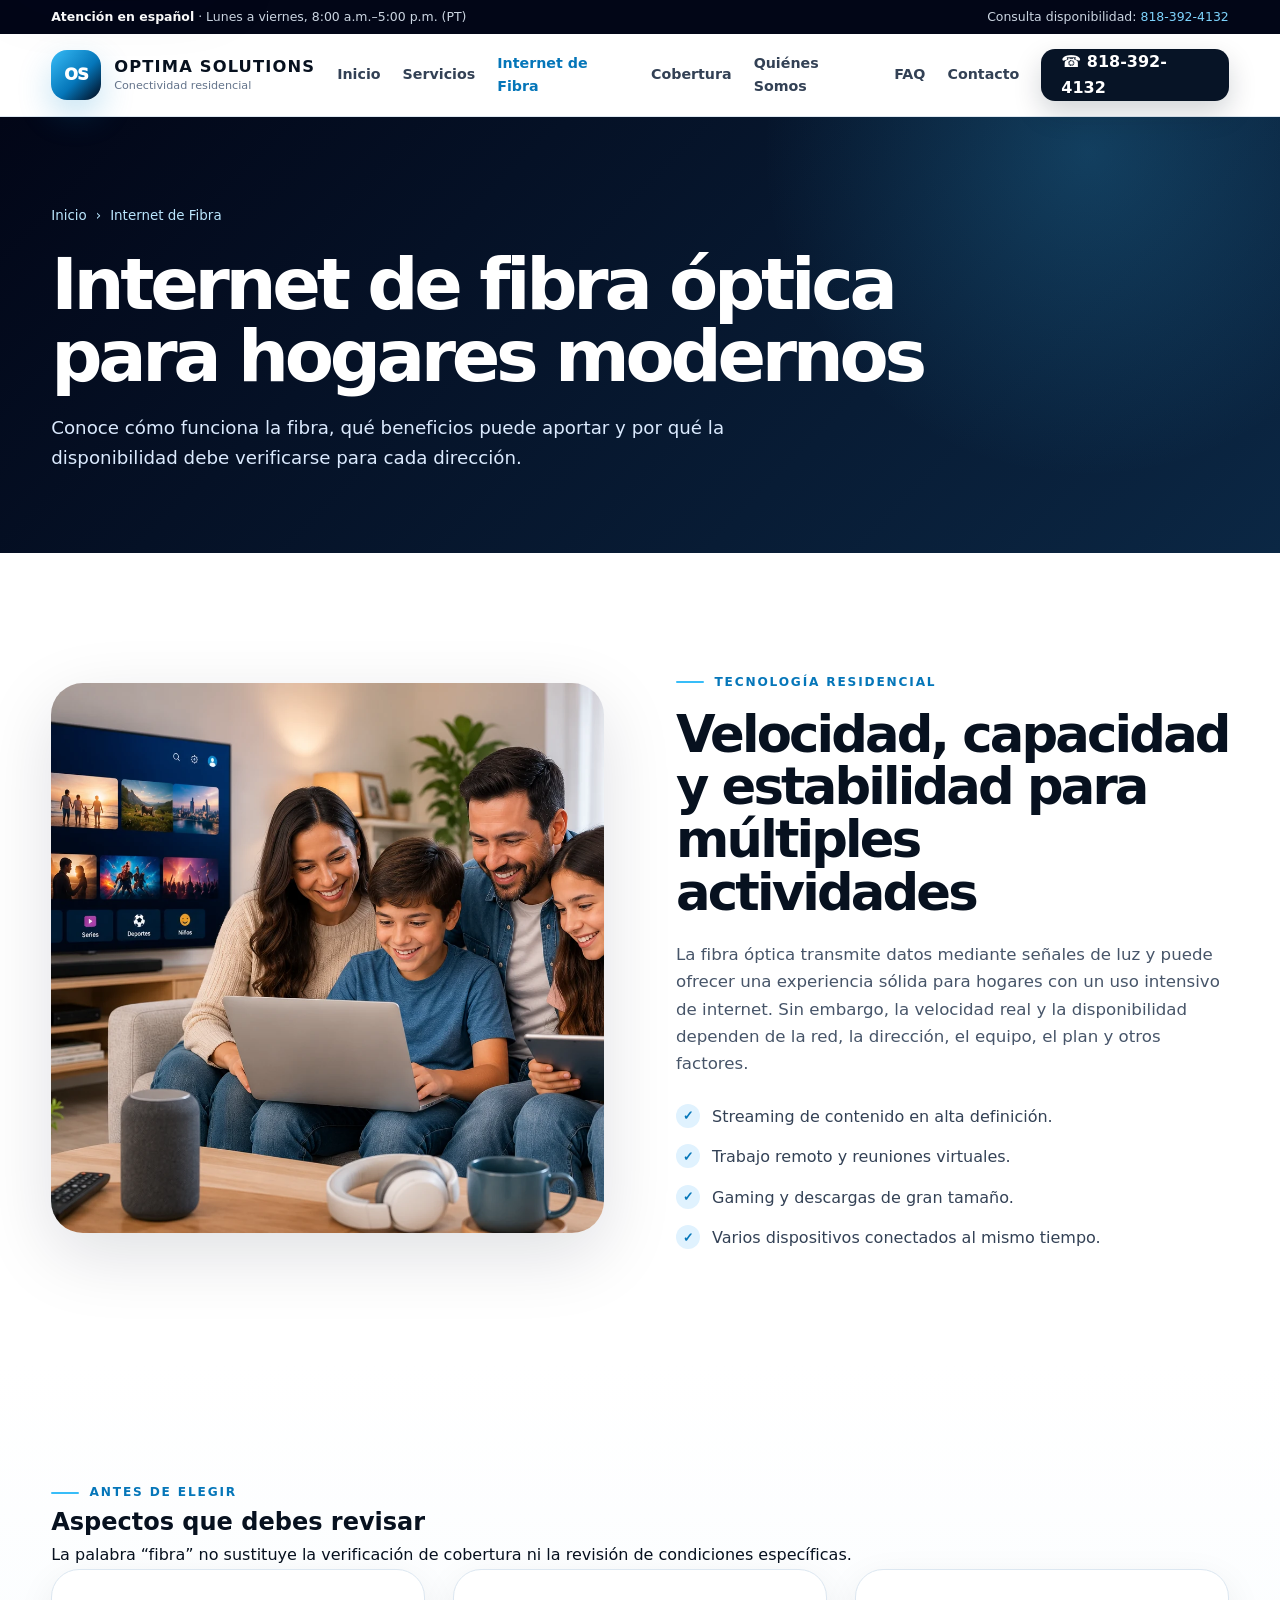
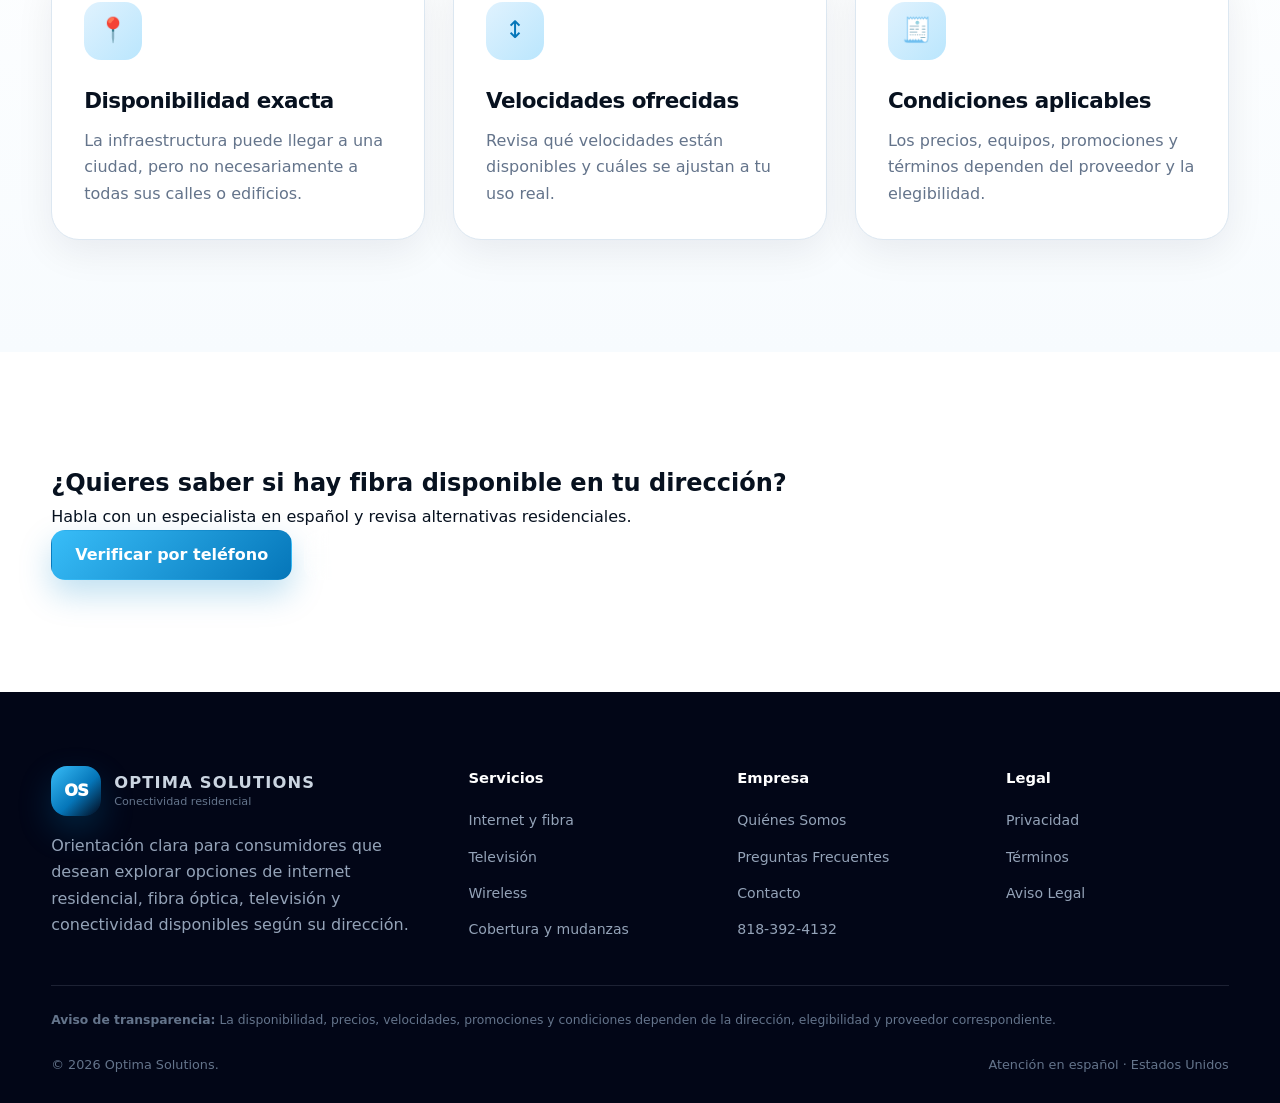
<file: internet-fibra.html>
<!DOCTYPE html>
<html lang="es"><head>
<script>(function(w,d,s,l,i){w[l]=w[l]||[];w[l].push({'gtm.start':new Date().getTime(),event:'gtm.js'});var f=d.getElementsByTagName(s)[0],j=d.createElement(s),dl=l!='dataLayer'?'&l='+l:'';j.async=true;j.src='https://www.googletagmanager.com/gtm.js?id='+i+dl;f.parentNode.insertBefore(j,f);})(window,document,'script','dataLayer','GTM-M92R3CHS');</script>
<meta charset="utf-8"/><meta content="width=device-width,initial-scale=1" name="viewport"/>
<title>Internet de Fibra Óptica | Optima Solutions</title><meta content="Conoce beneficios y disponibilidad de internet de fibra óptica residencial." name="description"/><meta content="index,follow,max-image-preview:large" name="robots"/>
<link href="https://www.calloptimasolutions.com/internet-fibra" rel="canonical"/><link href="/assets/icons/favicon.svg" rel="icon" type="image/svg+xml"/>
<meta content="es_US" property="og:locale"/><meta content="website" property="og:type"/><meta content="Internet de Fibra Óptica | Optima Solutions" property="og:title"/><meta content="Conoce beneficios y disponibilidad de internet de fibra óptica residencial." property="og:description"/><meta content="https://www.calloptimasolutions.com/internet-fibra" property="og:url"/><meta content="Optima Solutions" property="og:site_name"/><meta content="https://www.calloptimasolutions.com/assets/images/familia-internet.webp" property="og:image"/><meta content="summary_large_image" name="twitter:card"/><meta content="#020617" name="theme-color"/>
<link href="/css/styles.css" rel="stylesheet"/><script defer="" src="/js/main.js"></script></head><body><a class="skip-link" href="#contenido">Saltar al contenido</a>
<noscript><iframe height="0" src="https://www.googletagmanager.com/ns.html?id=GTM-M92R3CHS" style="display:none;visibility:hidden" width="0"></iframe></noscript>
<div class="topbar"><div class="container"><span><strong>Atención en español</strong> · Lunes a viernes, 8:00 a.m.–5:00 p.m. (PT)</span><span>Consulta disponibilidad: <a href="tel:+18183924132">818-392-4132</a></span></div></div>
<header class="site-header"><div class="container navbar"><a class="brand" href="/"><span class="brand-mark">OS</span><span class="brand-name"><strong>OPTIMA SOLUTIONS</strong><small>Conectividad residencial</small></span></a><nav class="nav-links"><a href="/">Inicio</a><a href="/servicios">Servicios</a><a aria-current="page" href="/internet-fibra">Internet de Fibra</a><a href="/cobertura">Cobertura</a><a href="/quienes-somos">Quiénes Somos</a><a href="/preguntas-frecuentes">FAQ</a><a href="/contacto">Contacto</a></nav><div class="nav-actions"><a class="phone-btn" href="tel:+18183924132">☎ 818-392-4132</a><button aria-expanded="false" aria-label="Abrir menú" class="menu-toggle">☰</button></div></div></header><main id="contenido">
<section class="page-hero">
<div class="container">
<div class="breadcrumbs"><a href="/">Inicio</a><span>›</span><span>Internet de Fibra</span></div>
<h1>Internet de fibra óptica para hogares modernos</h1>
<p>Conoce cómo funciona la fibra, qué beneficios puede aportar y por qué la disponibilidad debe verificarse para cada dirección.</p>
</div>
</section>
<section class="section">
<div class="container split">
<div class="split-image reveal"><img alt="Familia disfrutando Internet residencial, streaming y múltiples dispositivos" decoding="async" height="1024" loading="lazy" src="/assets/images/landing-nuevo-servicio.webp" width="1536"/></div>
<div class="split-copy reveal">
<span class="eyebrow">Tecnología residencial</span>
<h2>Velocidad, capacidad y estabilidad para múltiples actividades</h2>
<p>La fibra óptica transmite datos mediante señales de luz y puede ofrecer una experiencia sólida para hogares con un uso intensivo de internet. Sin embargo, la velocidad real y la disponibilidad dependen de la red, la dirección, el equipo, el plan y otros factores.</p>
<ul class="check-list">
<li>Streaming de contenido en alta definición.</li>
<li>Trabajo remoto y reuniones virtuales.</li>
<li>Gaming y descargas de gran tamaño.</li>
<li>Varios dispositivos conectados al mismo tiempo.</li>
</ul>
</div>
</div>
</section>
<section class="section section-soft">
<div class="container">
<div class="section-header reveal"><span class="eyebrow">Antes de elegir</span><h2>Aspectos que debes revisar</h2><p>La palabra “fibra” no sustituye la verificación de cobertura ni la revisión de condiciones específicas.</p></div>
<div class="grid-3">
<article class="card reveal"><div class="card-icon">📍</div><h3>Disponibilidad exacta</h3><p>La infraestructura puede llegar a una ciudad, pero no necesariamente a todas sus calles o edificios.</p></article>
<article class="card reveal"><div class="card-icon">↕</div><h3>Velocidades ofrecidas</h3><p>Revisa qué velocidades están disponibles y cuáles se ajustan a tu uso real.</p></article>
<article class="card reveal"><div class="card-icon">🧾</div><h3>Condiciones aplicables</h3><p>Los precios, equipos, promociones y términos dependen del proveedor y la elegibilidad.</p></article>
</div>
</div>
</section>
<section class="section"><div class="container cta-panel reveal"><div class="cta-content"><div><h2>¿Quieres saber si hay fibra disponible en tu dirección?</h2><p>Habla con un especialista en español y revisa alternativas residenciales.</p></div><div class="cta-actions"><a class="btn btn-primary" href="tel:+18183924132">Verificar por teléfono</a><a class="btn btn-ghost" href="/cobertura">Más sobre cobertura</a></div></div></div></section>
</main><footer class="site-footer"><div class="container"><div class="footer-grid">
<div class="footer-brand"><a class="brand" href="/"><span class="brand-mark">OS</span><span class="brand-name"><strong>OPTIMA SOLUTIONS</strong><small>Conectividad residencial</small></span></a><p>Orientación clara para consumidores que desean explorar opciones de internet residencial, fibra óptica, televisión y conectividad disponibles según su dirección.</p></div>
<div class="footer-col"><h3>Servicios</h3><ul><li><a href="/internet-fibra">Internet y fibra</a></li><li><a href="/servicios#television">Televisión</a></li><li><a href="/servicios#wireless">Wireless</a></li><li><a href="/cobertura">Cobertura y mudanzas</a></li></ul></div>
<div class="footer-col"><h3>Empresa</h3><ul><li><a href="/quienes-somos">Quiénes Somos</a></li><li><a href="/preguntas-frecuentes">Preguntas Frecuentes</a></li><li><a href="/contacto">Contacto</a></li><li><a href="tel:+18183924132">818-392-4132</a></li></ul></div>
<div class="footer-col"><h3>Legal</h3><ul><li><a href="/privacidad">Privacidad</a></li><li><a href="/terminos">Términos</a></li><li><a href="/aviso-legal">Aviso Legal</a></li></ul></div></div>
<div class="footer-disclaimer"><strong>Aviso de transparencia:</strong> La disponibilidad, precios, velocidades, promociones y condiciones dependen de la dirección, elegibilidad y proveedor correspondiente.</div><div class="footer-bottom"><span>© 2026 Optima Solutions.</span><span>Atención en español · Estados Unidos</span></div></div></footer><a class="mobile-call" href="tel:+18183924132">☎ Llamar ahora: 818-392-4132</a></body></html>
</file>
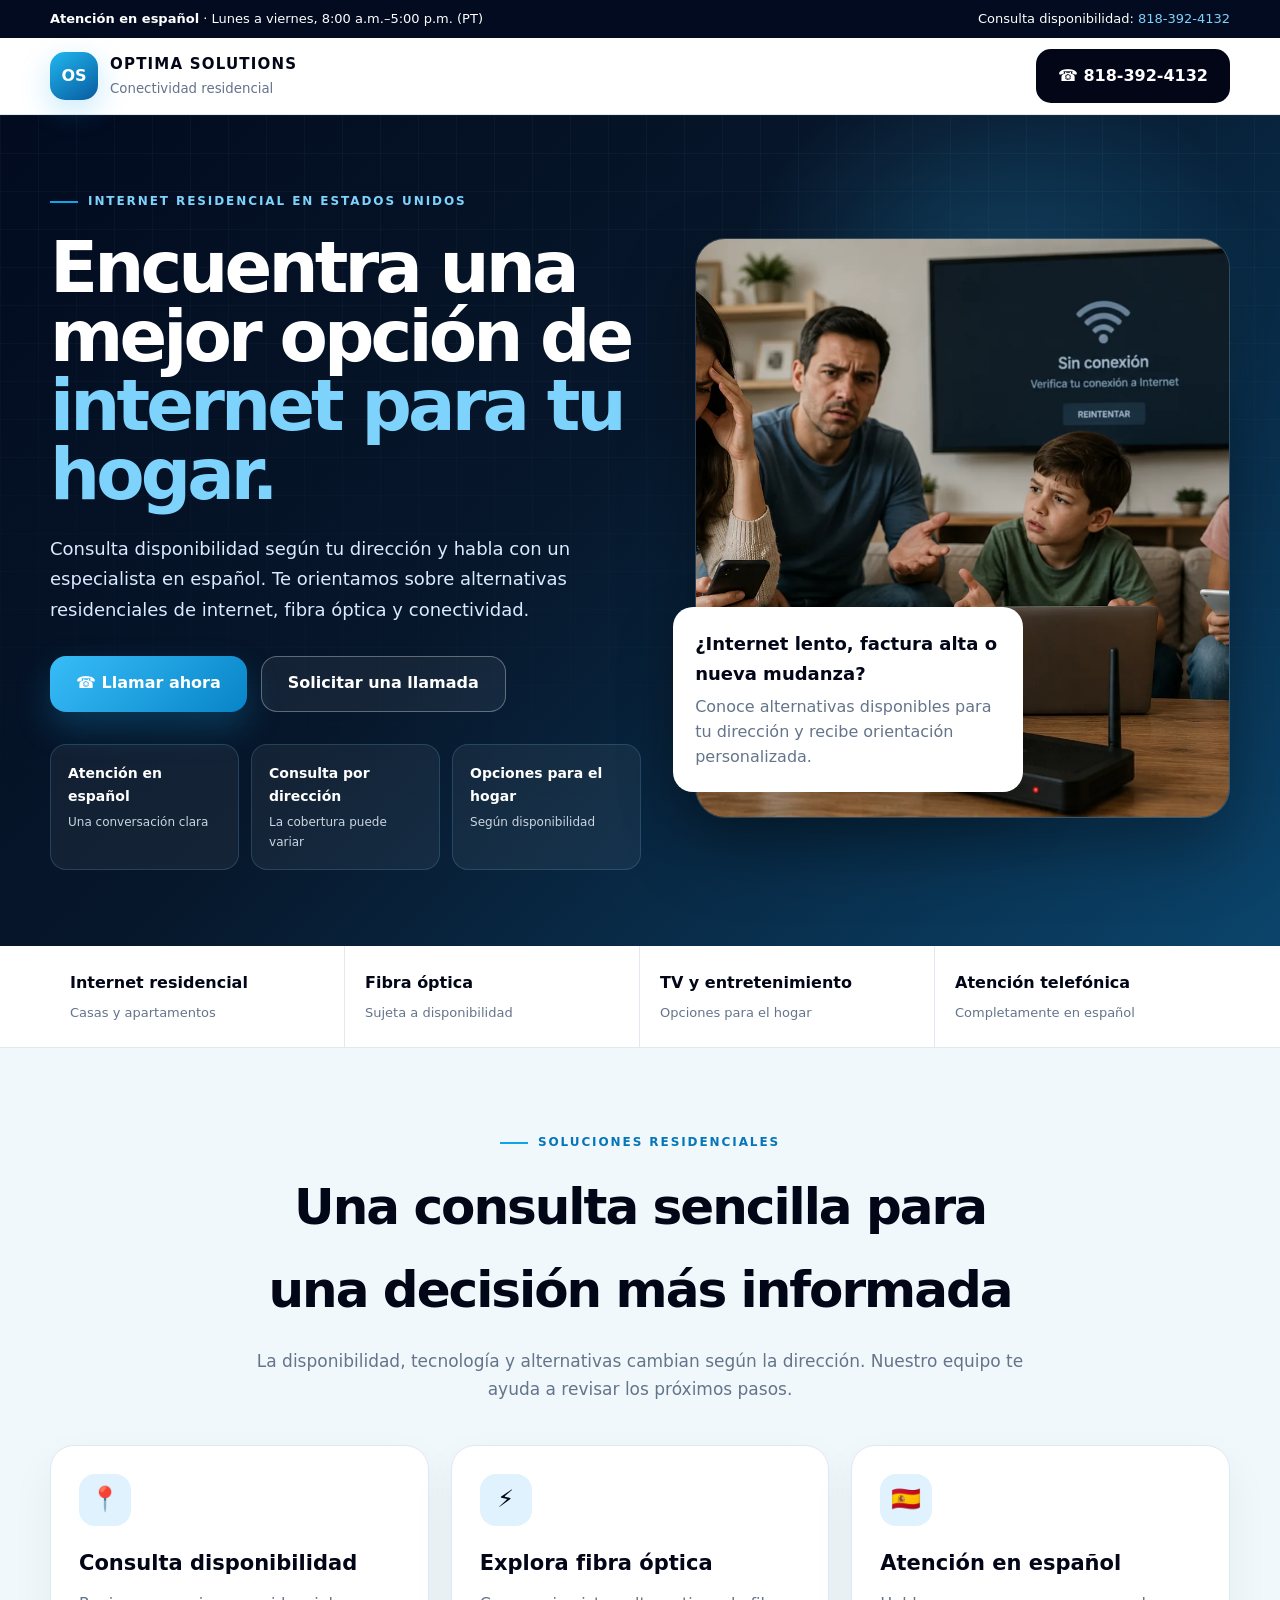
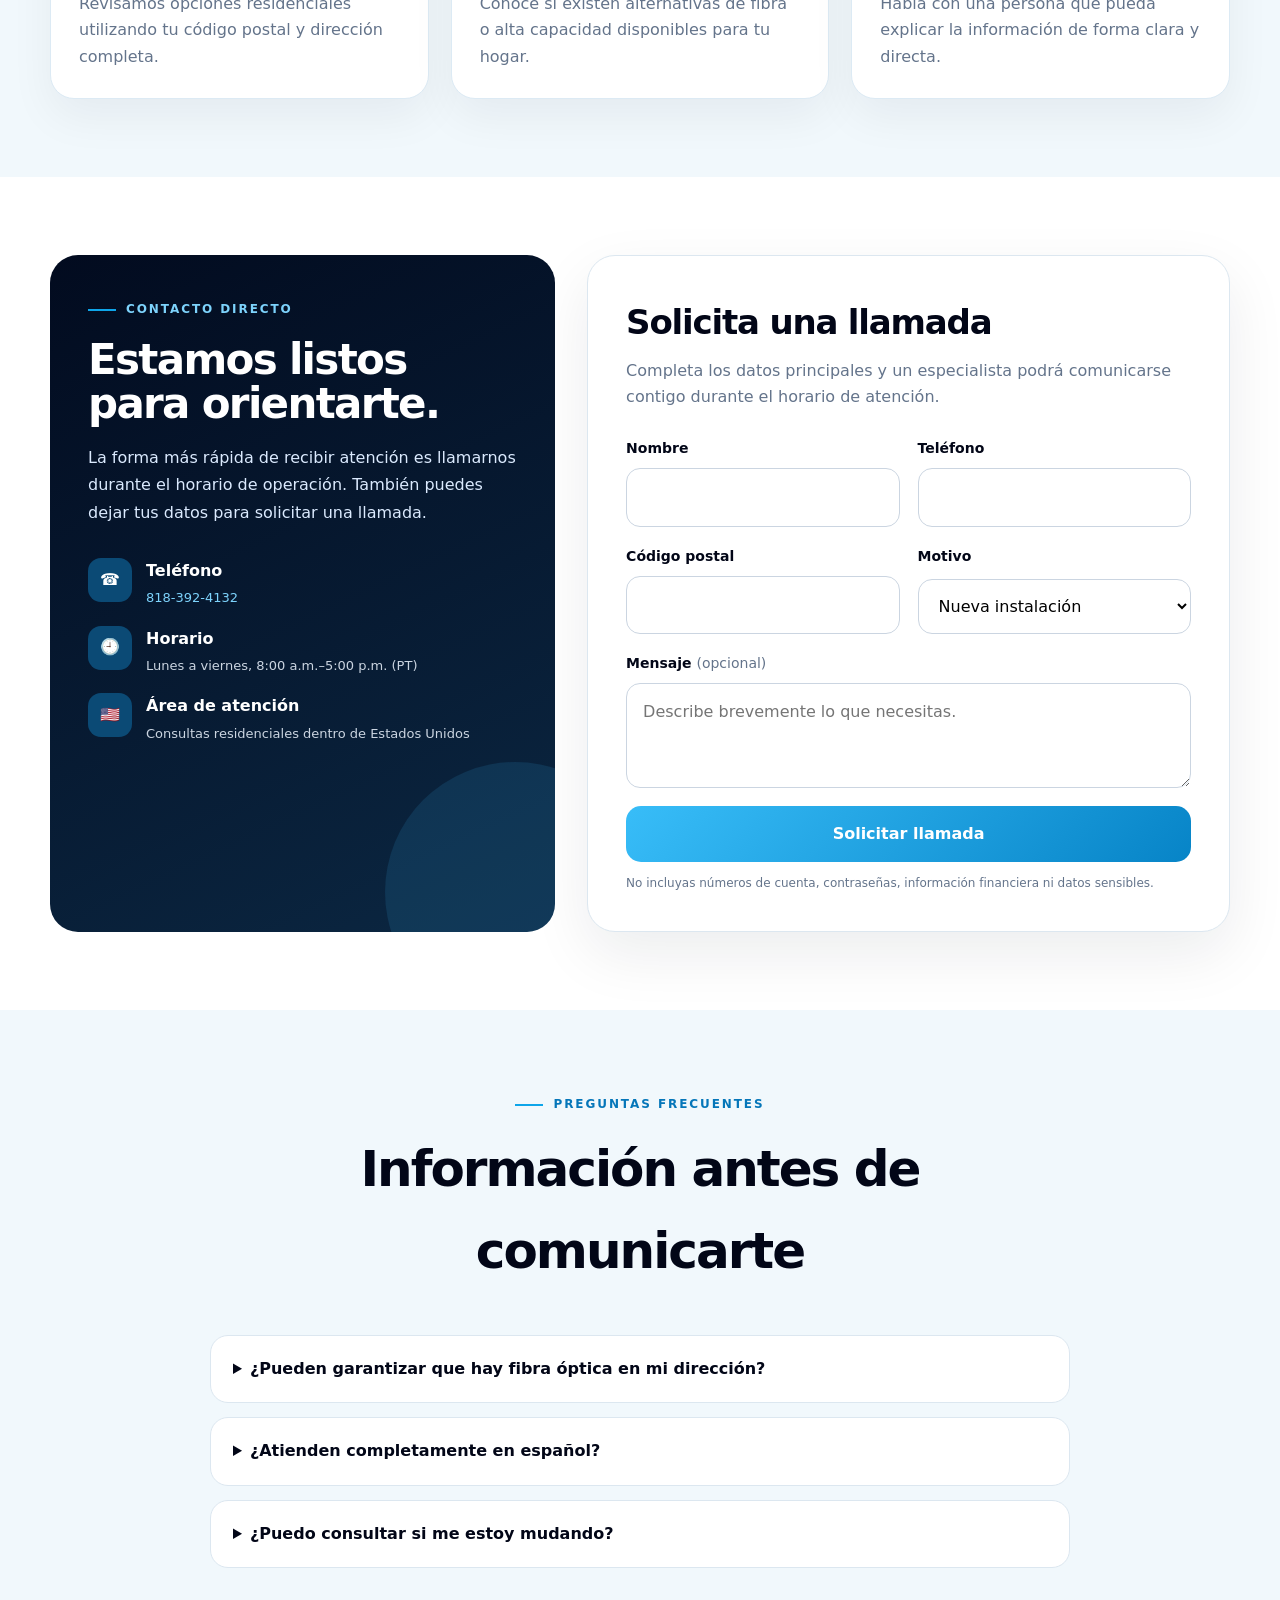
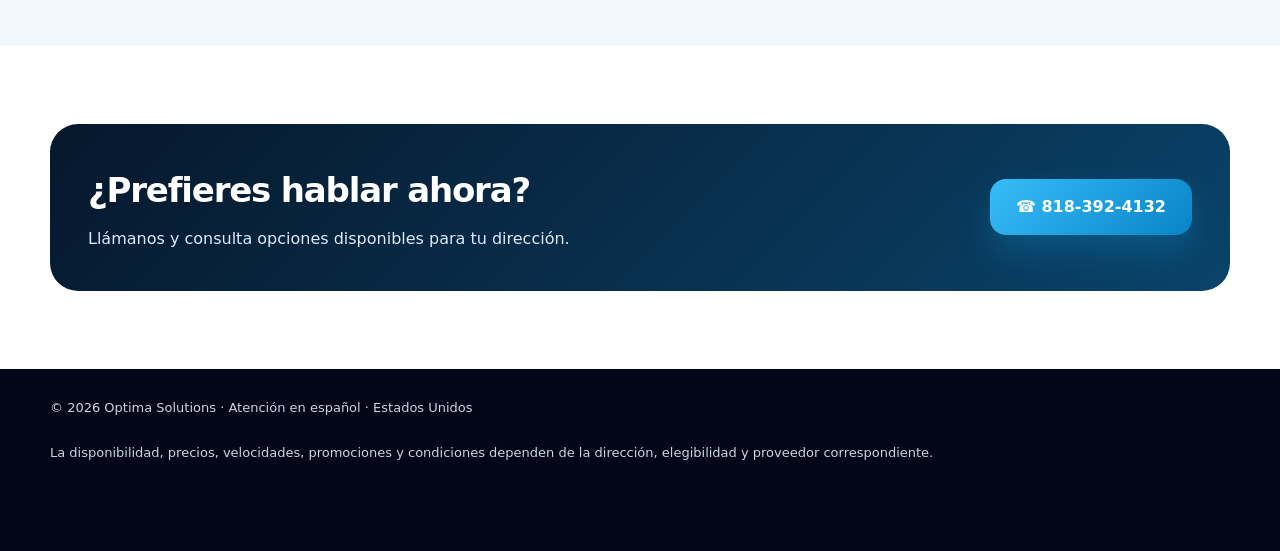
<file: meta-ads.html>
<!DOCTYPE html>

<html lang="es">
<head>
<script>(function(w,d,s,l,i){w[l]=w[l]||[];w[l].push({'gtm.start':new Date().getTime(),event:'gtm.js'});var f=d.getElementsByTagName(s)[0],j=d.createElement(s),dl=l!='dataLayer'?'&l='+l:'';j.async=true;j.src='https://www.googletagmanager.com/gtm.js?id='+i+dl;f.parentNode.insertBefore(j,f);})(window,document,'script','dataLayer','GTM-M92R3CHS');</script>
<meta charset="utf-8"/>
<meta content="width=device-width,initial-scale=1" name="viewport"/>
<title>Internet para tu hogar | Optima Solutions</title>
<meta content="Consulta opciones de internet residencial, fibra óptica y conectividad disponibles para tu dirección en Estados Unidos. Atención personalizada en español." name="description"/>
<meta content="noindex,follow" name="robots"/>
<link href="https://www.calloptimasolutions.com/meta-ads" rel="canonical"/>
<link href="/assets/icons/favicon.svg" rel="icon" type="image/svg+xml"/>
<meta content="#020617" name="theme-color"/>
<meta content="es_US" property="og:locale"/><meta content="website" property="og:type"/>
<meta content="Internet residencial con atención en español" property="og:title"/>
<meta content="Consulta disponibilidad para tu dirección y habla con un especialista en español." property="og:description"/>
<meta content="https://www.calloptimasolutions.com/meta-ads" property="og:url"/>
<meta content="Optima Solutions" property="og:site_name"/>
<meta content="https://www.calloptimasolutions.com/assets/images/familia-internet.webp" property="og:image"/>
<meta content="summary_large_image" name="twitter:card"/>
<link href="/css/styles.css" rel="stylesheet"/>
<script>!function(f,b,e,v,n,t,s){if(f.fbq)return;n=f.fbq=function(){n.callMethod?n.callMethod.apply(n,arguments):n.queue.push(arguments)};if(!f._fbq)f._fbq=n;n.push=n;n.loaded=!0;n.version='2.0';n.queue=[];t=b.createElement(e);t.async=!0;t.src=v;s=b.getElementsByTagName(e)[0];s.parentNode.insertBefore(t,s)}(window,document,'script','https://connect.facebook.net/en_US/fbevents.js');fbq('init','1009290308591653');fbq('track','PageView');fbq('track','ViewContent',{content_name:'Meta Ads Landing'});</script>
<noscript><img alt="" height="1" src="https://www.facebook.com/tr?id=1009290308591653&amp;ev=PageView&amp;noscript=1" style="display:none" width="1"/></noscript>
<meta content="y3psctl5ecr9aahqvujj4xo9q3txe5" name="facebook-domain-verification"/>
<style>
    :root{--ink:#020617;--navy:#07172b;--blue:#0ea5e9;--sky:#7dd3fc;--muted:#64748b;--soft:#f1f8fc;--white:#fff}
    *{box-sizing:border-box}html{scroll-behavior:smooth}body{margin:0;background:#fff;color:var(--ink);font-family:Inter,system-ui,-apple-system,BlinkMacSystemFont,"Segoe UI",sans-serif}a{text-decoration:none}.wrap{width:min(1180px,calc(100% - 40px));margin:auto}
    .topbar-meta{background:#020b1f;color:#fff;font-size:13px}.topbar-meta .wrap{min-height:38px;display:flex;align-items:center;justify-content:space-between;gap:20px}
    .nav-meta{background:rgba(255,255,255,.96);border-bottom:1px solid #e2e8f0;position:sticky;top:0;z-index:20;backdrop-filter:blur(12px)}.nav-meta .wrap{min-height:76px;display:flex;align-items:center;justify-content:space-between;gap:20px}.brand-meta{display:flex;align-items:center;gap:12px;color:var(--ink)}.mark-meta{width:48px;height:48px;border-radius:15px;display:grid;place-items:center;color:#fff;font-weight:900;background:linear-gradient(145deg,#21b7ef,#075b9f);box-shadow:0 10px 30px rgba(14,165,233,.24)}.brand-meta strong{display:block;letter-spacing:.08em;font-size:15px}.brand-meta small{display:block;color:var(--muted);margin-top:2px}.phone-meta{background:var(--ink);color:#fff;padding:14px 22px;border-radius:15px;font-weight:900;white-space:nowrap}
    .hero-meta{position:relative;overflow:hidden;background:radial-gradient(circle at 78% 25%,rgba(56,189,248,.26),transparent 23%),linear-gradient(135deg,#020b1f 0%,#07172b 45%,#0b446b 100%);color:#fff}.hero-meta:before{content:"";position:absolute;inset:0;background-image:linear-gradient(rgba(125,211,252,.045) 1px,transparent 1px),linear-gradient(90deg,rgba(125,211,252,.045) 1px,transparent 1px);background-size:38px 38px;mask-image:linear-gradient(to bottom,#000,transparent)}.hero-grid-meta{position:relative;display:grid;grid-template-columns:1.05fr .95fr;align-items:center;gap:54px;padding:70px 0 76px}.mini-label{display:inline-flex;align-items:center;gap:10px;color:var(--sky);font-size:12px;font-weight:900;letter-spacing:.16em;text-transform:uppercase}.mini-label:before{content:"";width:28px;height:2px;background:var(--blue)}h1{font-size:clamp(42px,5.5vw,72px);line-height:.98;letter-spacing:-.055em;margin:22px 0 24px;max-width:760px}h1 span{color:var(--sky)}.hero-copy-meta{font-size:18px;line-height:1.7;color:#dbeafe;max-width:670px}.hero-actions-meta{display:flex;flex-wrap:wrap;gap:14px;margin-top:30px}.cta-primary,.cta-secondary{display:inline-flex;align-items:center;justify-content:center;min-height:56px;padding:0 26px;border-radius:16px;font-weight:900;transition:.2s ease}.cta-primary{background:linear-gradient(135deg,#38bdf8,#0784c7);color:#fff;box-shadow:0 16px 34px rgba(14,165,233,.25)}.cta-secondary{border:1px solid rgba(255,255,255,.32);color:#fff;background:rgba(255,255,255,.06)}.cta-primary:hover,.cta-secondary:hover{transform:translateY(-2px)}.hero-points{display:grid;grid-template-columns:repeat(3,1fr);gap:12px;margin-top:32px}.hero-point{padding:17px;border:1px solid rgba(125,211,252,.18);border-radius:16px;background:rgba(255,255,255,.055)}.hero-point strong{display:block;font-size:14px}.hero-point span{display:block;color:#cbd5e1;font-size:12px;margin-top:5px}.visual-card{position:relative}.visual-card img{width:100%;height:580px;object-fit:cover;border-radius:30px;border:1px solid rgba(255,255,255,.16);box-shadow:0 28px 70px rgba(0,0,0,.35)}.floating-card{position:absolute;left:-22px;bottom:26px;width:min(350px,86%);padding:22px;border-radius:20px;background:#fff;color:var(--ink);box-shadow:0 22px 55px rgba(0,0,0,.26)}.floating-card strong{font-size:18px}.floating-card p{color:var(--muted);line-height:1.55;margin:7px 0 0}
    .trust-strip{background:#fff;border-bottom:1px solid #e2e8f0}.trust-strip .wrap{display:grid;grid-template-columns:repeat(4,1fr)}.trust-item{padding:24px 20px;border-right:1px solid #e2e8f0}.trust-item:last-child{border-right:0}.trust-item strong{display:block}.trust-item span{display:block;color:var(--muted);font-size:13px;margin-top:5px}
    .landing-section{padding:78px 0}.soft{background:var(--soft)}.section-heading{text-align:center;max-width:780px;margin:0 auto 42px}.section-heading h2{font-size:clamp(32px,4vw,50px);letter-spacing:-.04em;margin:13px 0 16px}.section-heading p{color:var(--muted);font-size:17px;line-height:1.65}.benefit-grid{display:grid;grid-template-columns:repeat(3,1fr);gap:22px}.benefit{background:#fff;border:1px solid #dceaf4;border-radius:24px;padding:28px;box-shadow:0 18px 45px rgba(15,23,42,.055)}.benefit-icon{width:52px;height:52px;border-radius:16px;display:grid;place-items:center;background:#e0f2fe;font-size:24px}.benefit h3{margin:20px 0 10px;font-size:21px}.benefit p{color:var(--muted);line-height:1.65;margin:0}
    .conversion-grid{display:grid;grid-template-columns:.88fr 1.12fr;gap:32px;align-items:stretch}.contact-panel{border-radius:28px;padding:38px;background:linear-gradient(155deg,#020b1f,#0b2742);color:#fff;position:relative;overflow:hidden}.contact-panel:after{content:"";position:absolute;width:260px;height:260px;border-radius:50%;background:rgba(56,189,248,.12);right:-90px;bottom:-90px}.contact-panel h2{font-size:42px;line-height:1.05;letter-spacing:-.04em;margin:18px 0}.contact-panel p{color:#dbeafe;line-height:1.7}.contact-list{display:grid;gap:17px;margin-top:32px}.contact-line{display:flex;gap:14px;align-items:flex-start}.contact-line i{width:44px;height:44px;border-radius:13px;background:#0b4a75;display:grid;place-items:center;font-style:normal}.contact-line span{display:block;color:#cbd5e1;font-size:13px;margin-top:3px}.lead-form{background:#fff;border:1px solid #dce7f0;border-radius:28px;padding:38px;box-shadow:0 22px 60px rgba(15,23,42,.08)}.lead-form h2{font-size:34px;letter-spacing:-.035em;margin:0 0 8px}.lead-form>p{color:var(--muted);margin:0 0 28px;line-height:1.6}.form-grid{display:grid;grid-template-columns:1fr 1fr;gap:18px}.field{display:grid;gap:8px}.field.full{grid-column:1/-1}.field label{font-weight:800;font-size:14px}.field input,.field select,.field textarea{width:100%;border:1px solid #cbd5e1;border-radius:14px;padding:15px 16px;font:inherit;background:#fff;outline:none}.field input:focus,.field select:focus,.field textarea:focus{border-color:#38bdf8;box-shadow:0 0 0 4px rgba(56,189,248,.13)}.field textarea{min-height:105px;resize:vertical}.submit-btn{width:100%;border:0;border-radius:15px;min-height:56px;margin-top:18px;background:linear-gradient(135deg,#38bdf8,#0784c7);color:#fff;font-size:16px;font-weight:900;cursor:pointer}.form-note{font-size:12px;color:var(--muted);margin-top:12px;line-height:1.55}.form-status{display:none;margin-top:14px;padding:13px 15px;border-radius:12px;font-size:14px}.form-status.success{display:block;background:#dcfce7;color:#166534}.form-status.error{display:block;background:#fee2e2;color:#991b1b}
    .faq-mini{max-width:860px;margin:auto;display:grid;gap:14px}details{background:#fff;border:1px solid #dce7f0;border-radius:18px;padding:20px 22px}summary{cursor:pointer;font-weight:850}details p{color:var(--muted);line-height:1.65;margin:14px 0 0}.final-cta{padding:38px;border-radius:28px;background:linear-gradient(135deg,#06172b,#0a436a);color:#fff;display:flex;align-items:center;justify-content:space-between;gap:28px}.final-cta h2{font-size:34px;letter-spacing:-.035em;margin:0 0 8px}.final-cta p{margin:0;color:#dbeafe}.footer-meta{background:#020617;color:#cbd5e1;padding:28px 0 88px;font-size:13px}.footer-meta .wrap{display:flex;justify-content:space-between;gap:24px;flex-wrap:wrap}.mobile-call-meta{display:none;position:fixed;left:14px;right:14px;bottom:14px;z-index:30;min-height:56px;border-radius:16px;background:linear-gradient(135deg,#38bdf8,#0784c7);color:#fff;font-weight:900;align-items:center;justify-content:center;box-shadow:0 18px 40px rgba(2,6,23,.28)}
    @media(max-width:900px){.hero-grid-meta,.conversion-grid{grid-template-columns:1fr}.hero-grid-meta{padding-top:50px}.visual-card img{height:440px}.floating-card{left:16px}.benefit-grid{grid-template-columns:1fr}.trust-strip .wrap{grid-template-columns:1fr 1fr}.trust-item:nth-child(2){border-right:0}.hero-points{grid-template-columns:1fr}}
    @media(max-width:640px){.wrap{width:min(100% - 28px,1180px)}.topbar-meta .wrap{justify-content:center;text-align:center;min-height:44px}.topbar-meta .wrap span:last-child{display:none}.nav-meta .wrap{min-height:68px}.brand-meta strong{font-size:13px}.brand-meta small{font-size:11px}.phone-meta{display:none}h1{font-size:43px}.hero-grid-meta{gap:34px;padding:42px 0 50px}.hero-copy-meta{font-size:16px}.hero-actions-meta{display:grid}.cta-primary,.cta-secondary{width:100%}.visual-card img{height:390px;border-radius:24px}.floating-card{position:relative;left:auto;bottom:auto;width:100%;margin-top:-44px;border-radius:18px}.trust-strip .wrap{grid-template-columns:1fr}.trust-item{border-right:0;border-bottom:1px solid #e2e8f0}.form-grid{grid-template-columns:1fr}.field.full{grid-column:auto}.lead-form,.contact-panel{padding:27px;border-radius:22px}.contact-panel h2,.lead-form h2{font-size:31px}.final-cta{display:grid;padding:28px}.mobile-call-meta{display:flex}}
  </style>
</head>
<body>
<noscript><iframe height="0" src="https://www.googletagmanager.com/ns.html?id=GTM-M92R3CHS" style="display:none;visibility:hidden" width="0"></iframe></noscript>
<div class="topbar-meta"><div class="wrap"><span><strong>Atención en español</strong> · Lunes a viernes, 8:00 a.m.–5:00 p.m. (PT)</span><span>Consulta disponibilidad: <a href="tel:+18183924132" style="color:#7dd3fc">818-392-4132</a></span></div></div>
<header class="nav-meta"><div class="wrap"><a class="brand-meta" href="/"><span class="mark-meta">OS</span><span><strong>OPTIMA SOLUTIONS</strong><small>Conectividad residencial</small></span></a><a class="phone-meta js-call" href="tel:+18183924132">☎ 818-392-4132</a></div></header>
<main>
<section class="hero-meta"><div class="wrap hero-grid-meta"><div><span class="mini-label">Internet residencial en Estados Unidos</span><h1>Encuentra una mejor opción de <span>internet para tu hogar.</span></h1><p class="hero-copy-meta">Consulta disponibilidad según tu dirección y habla con un especialista en español. Te orientamos sobre alternativas residenciales de internet, fibra óptica y conectividad.</p><div class="hero-actions-meta"><a class="cta-primary js-call" href="tel:+18183924132">☎ Llamar ahora</a><a class="cta-secondary js-lead-scroll" href="#solicitar-llamada">Solicitar una llamada</a></div><div class="hero-points"><div class="hero-point"><strong>Atención en español</strong><span>Una conversación clara</span></div><div class="hero-point"><strong>Consulta por dirección</strong><span>La cobertura puede variar</span></div><div class="hero-point"><strong>Opciones para el hogar</strong><span>Según disponibilidad</span></div></div></div><div class="visual-card"><img alt="Familia revisando opciones de internet residencial en casa" decoding="async" fetchpriority="high" height="1024" src="/assets/images/familia-internet.webp" width="1536"/><div class="floating-card"><strong>¿Internet lento, factura alta o nueva mudanza?</strong><p>Conoce alternativas disponibles para tu dirección y recibe orientación personalizada.</p></div></div></div></section>
<div class="trust-strip"><div class="wrap"><div class="trust-item"><strong>Internet residencial</strong><span>Casas y apartamentos</span></div><div class="trust-item"><strong>Fibra óptica</strong><span>Sujeta a disponibilidad</span></div><div class="trust-item"><strong>TV y entretenimiento</strong><span>Opciones para el hogar</span></div><div class="trust-item"><strong>Atención telefónica</strong><span>Completamente en español</span></div></div></div>
<section class="landing-section soft"><div class="wrap"><div class="section-heading"><span class="mini-label" style="color:#0576b9">Soluciones residenciales</span><h2>Una consulta sencilla para una decisión más informada</h2><p>La disponibilidad, tecnología y alternativas cambian según la dirección. Nuestro equipo te ayuda a revisar los próximos pasos.</p></div><div class="benefit-grid"><article class="benefit"><div class="benefit-icon">📍</div><h3>Consulta disponibilidad</h3><p>Revisamos opciones residenciales utilizando tu código postal y dirección completa.</p></article><article class="benefit"><div class="benefit-icon">⚡</div><h3>Explora fibra óptica</h3><p>Conoce si existen alternativas de fibra o alta capacidad disponibles para tu hogar.</p></article><article class="benefit"><div class="benefit-icon">🇪🇸</div><h3>Atención en español</h3><p>Habla con una persona que pueda explicar la información de forma clara y directa.</p></article></div></div></section>
<section class="landing-section" id="solicitar-llamada"><div class="wrap conversion-grid"><aside class="contact-panel"><span class="mini-label">Contacto directo</span><h2>Estamos listos para orientarte.</h2><p>La forma más rápida de recibir atención es llamarnos durante el horario de operación. También puedes dejar tus datos para solicitar una llamada.</p><div class="contact-list"><div class="contact-line"><i>☎</i><div><strong>Teléfono</strong><span><a class="js-call" href="tel:+18183924132" style="color:#7dd3fc">818-392-4132</a></span></div></div><div class="contact-line"><i>🕘</i><div><strong>Horario</strong><span>Lunes a viernes, 8:00 a.m.–5:00 p.m. (PT)</span></div></div><div class="contact-line"><i>🇺🇸</i><div><strong>Área de atención</strong><span>Consultas residenciales dentro de Estados Unidos</span></div></div></div></aside>
<form action="/api/contact" class="lead-form" id="meta-lead-form" method="post"><h2>Solicita una llamada</h2><p>Completa los datos principales y un especialista podrá comunicarse contigo durante el horario de atención.</p><input name="source" type="hidden" value="Meta Ads Landing"/><input name="page" type="hidden" value="/meta-ads"/><div class="form-grid"><div class="field"><label for="name">Nombre</label><input autocomplete="name" id="name" name="name" required=""/></div><div class="field"><label for="phone">Teléfono</label><input autocomplete="tel" id="phone" inputmode="tel" name="phone" required="" type="tel"/></div><div class="field"><label for="zip">Código postal</label><input autocomplete="postal-code" id="zip" inputmode="numeric" maxlength="5" name="zip" pattern="[0-9]{5}" required=""/></div><div class="field"><label for="reason">Motivo</label><select id="reason" name="reason" required=""><option value="Nueva instalación">Nueva instalación</option><option value="Internet lento">Internet lento</option><option value="Factura alta">Factura alta</option><option value="Mudanza">Mudanza</option><option value="Fibra óptica">Fibra óptica</option><option value="Otro">Otro</option></select></div><div class="field full"><label for="message">Mensaje <span style="font-weight:500;color:#64748b">(opcional)</span></label><textarea id="message" name="message" placeholder="Describe brevemente lo que necesitas."></textarea></div></div><button class="submit-btn" type="submit">Solicitar llamada</button><div class="form-note">No incluyas números de cuenta, contraseñas, información financiera ni datos sensibles.</div><div aria-live="polite" class="form-status" id="form-status" role="status"></div></form>
</div></section>
<section class="landing-section soft"><div class="wrap"><div class="section-heading"><span class="mini-label" style="color:#0576b9">Preguntas frecuentes</span><h2>Información antes de comunicarte</h2></div><div class="faq-mini"><details><summary>¿Pueden garantizar que hay fibra óptica en mi dirección?</summary><p>No. La disponibilidad debe verificarse individualmente para cada dirección.</p></details><details><summary>¿Atienden completamente en español?</summary><p>Sí. La atención telefónica y la orientación principal están disponibles en español.</p></details><details><summary>¿Puedo consultar si me estoy mudando?</summary><p>Sí. Puedes solicitar una revisión de alternativas para tu nueva dirección antes de la mudanza.</p></details></div></div></section>
<section class="landing-section"><div class="wrap final-cta"><div><h2>¿Prefieres hablar ahora?</h2><p>Llámanos y consulta opciones disponibles para tu dirección.</p></div><a class="cta-primary js-call" href="tel:+18183924132">☎ 818-392-4132</a></div></section>
</main>
<footer class="footer-meta"><div class="wrap"><span>© 2026 Optima Solutions · Atención en español · Estados Unidos</span><span>La disponibilidad, precios, velocidades, promociones y condiciones dependen de la dirección, elegibilidad y proveedor correspondiente.</span></div></footer>
<a class="mobile-call-meta js-call" href="tel:+18183924132">☎ Llamar ahora: 818-392-4132</a>
<script>
    document.querySelectorAll('.js-call').forEach(function(link){link.addEventListener('click',function(){if(typeof fbq==='function'){fbq('track','Contact',{contact_method:'phone',source:'meta_ads_landing'});}});});
    document.querySelectorAll('.js-lead-scroll').forEach(function(link){link.addEventListener('click',function(){if(typeof fbq==='function'){fbq('trackCustom','LeadFormView',{source:'meta_ads_landing'});}});});
    const form=document.getElementById('meta-lead-form');const statusBox=document.getElementById('form-status');
    form.addEventListener('submit',async function(event){event.preventDefault();statusBox.className='form-status';statusBox.textContent='';const submitButton=form.querySelector('button[type="submit"]');const originalText=submitButton.textContent;submitButton.disabled=true;submitButton.textContent='Enviando...';const payload=Object.fromEntries(new FormData(form).entries());try{const response=await fetch(form.action,{method:'POST',headers:{'Content-Type':'application/json'},body:JSON.stringify(payload)});if(!response.ok)throw new Error('No se pudo enviar la solicitud.');if(typeof fbq==='function'){fbq('track','Lead',{content_name:'Solicitud de llamada',source:'meta_ads_landing'});}statusBox.className='form-status success';statusBox.textContent='Gracias. Recibimos tu solicitud y un especialista podrá comunicarse contigo durante el horario de atención.';form.reset();}catch(error){statusBox.className='form-status error';statusBox.innerHTML='No fue posible enviar la solicitud. Por favor, llama al <a href="tel:+18183924132">818-392-4132</a>.';}finally{submitButton.disabled=false;submitButton.textContent=originalText;}});
  </script>
</body>
</html>
</file>
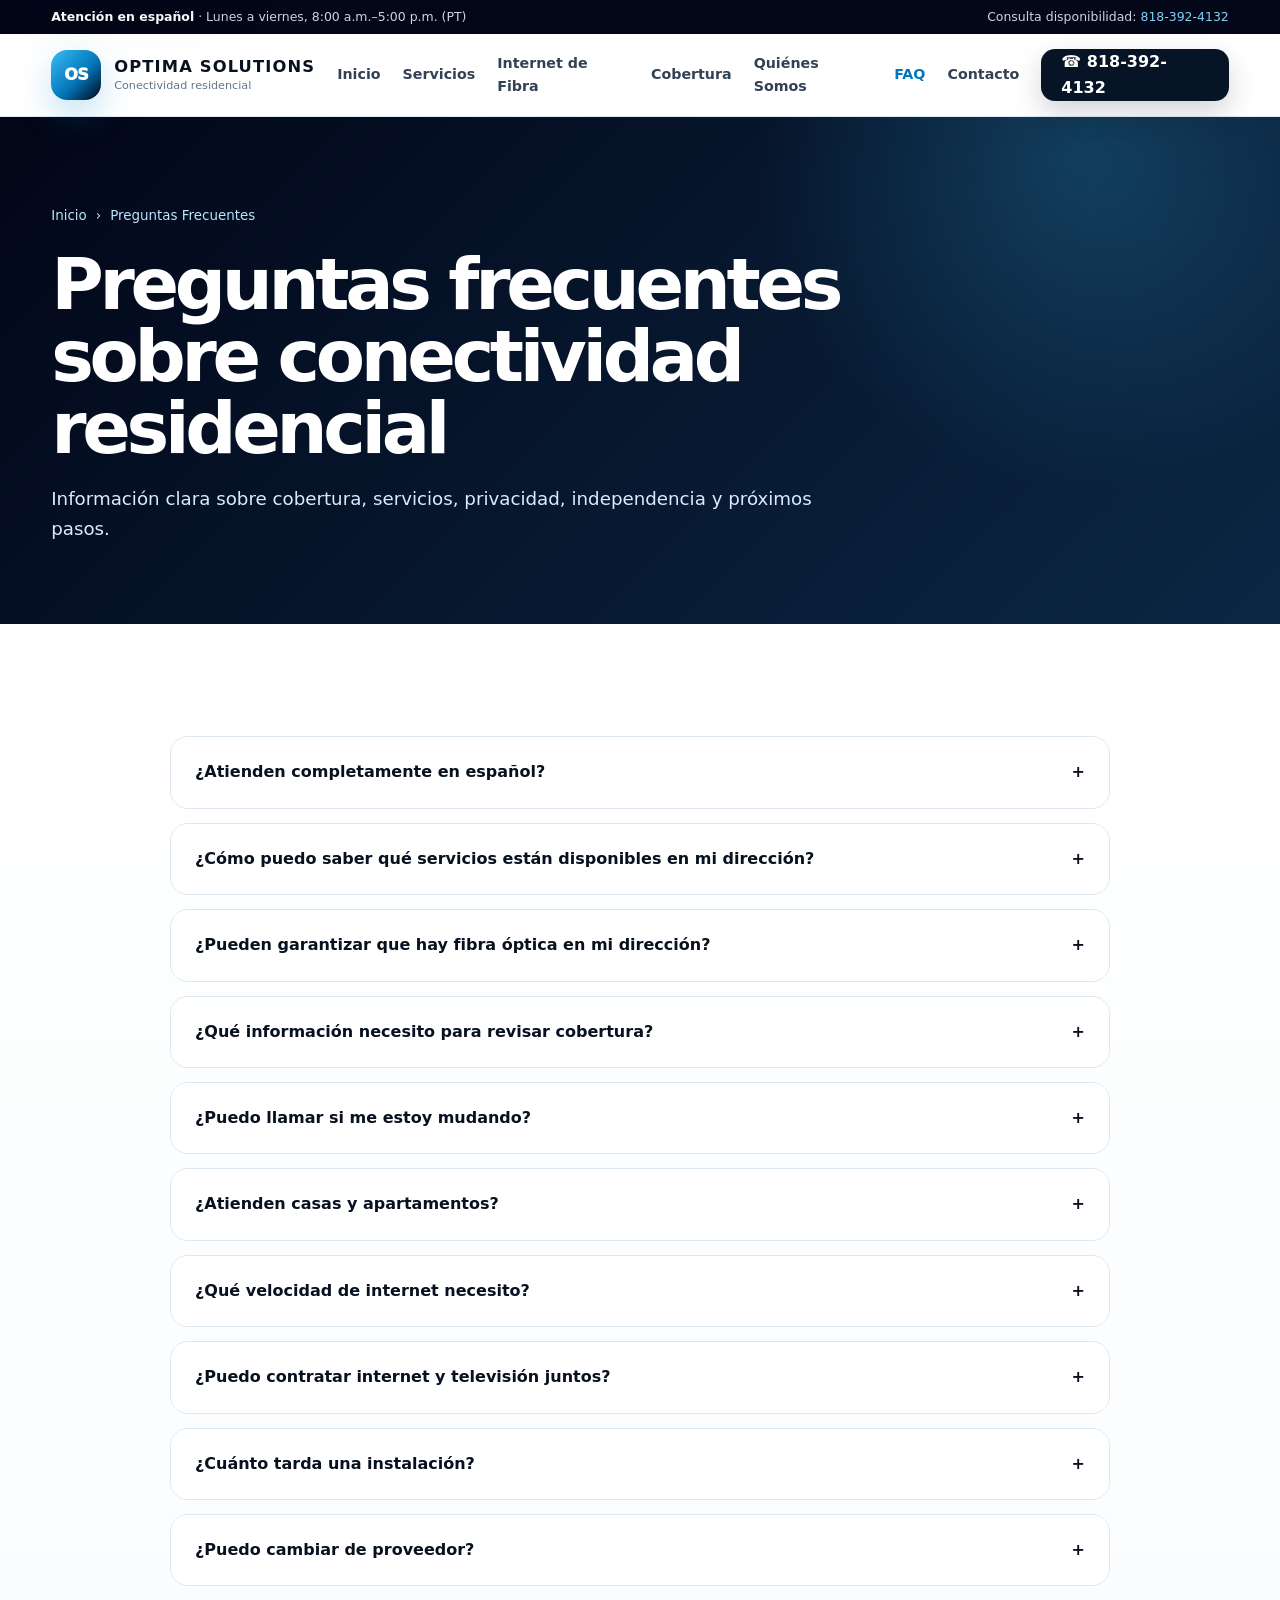
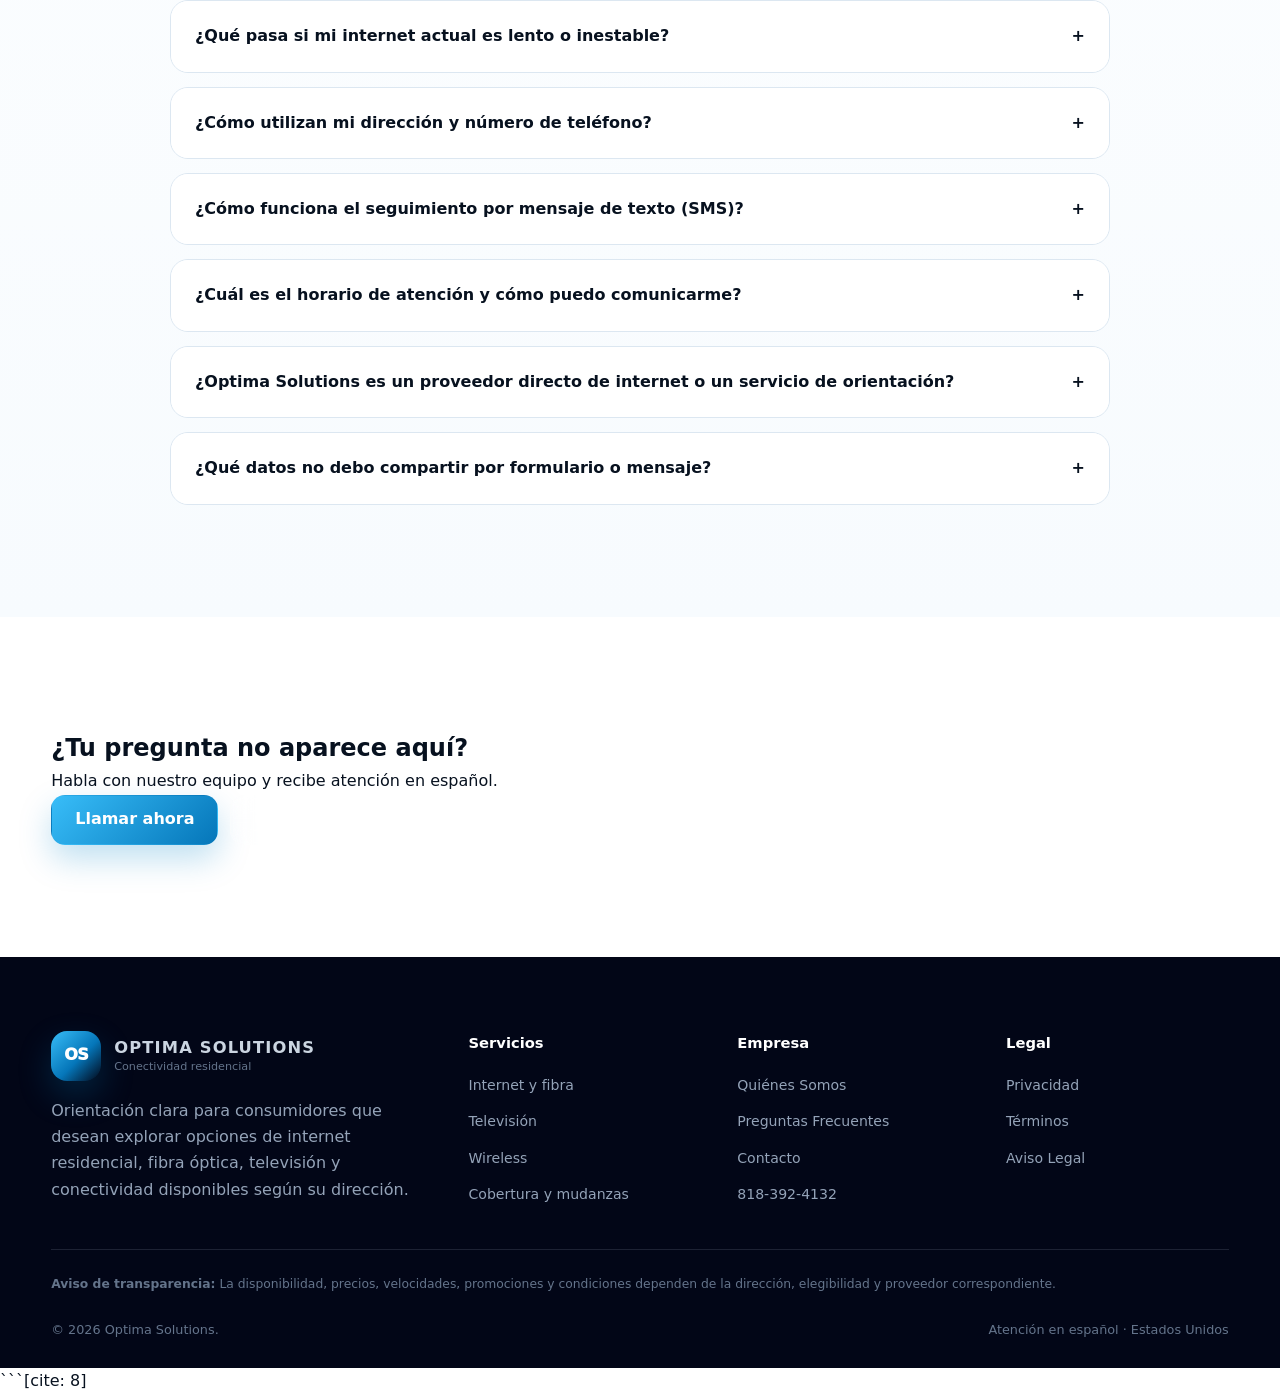
<file: preguntas-frecuentes.html>
<!doctype html><html lang="es"><head>
<script>(function(w,d,s,l,i){w[l]=w[l]||[];w[l].push({'gtm.start':new Date().getTime(),event:'gtm.js'});var f=d.getElementsByTagName(s)[0],j=d.createElement(s),dl=l!='dataLayer'?'&l='+l:'';j.async=true;j.src='https://www.googletagmanager.com/gtm.js?id='+i+dl;f.parentNode.insertBefore(j,f);})(window,document,'script','dataLayer','GTM-M92R3CHS');</script>
<meta charset="utf-8"><meta name="viewport" content="width=device-width,initial-scale=1">
<title>Preguntas Frecuentes | Optima Solutions</title><meta name="description" content="Respuestas sobre cobertura, fibra, mudanzas y privacidad."><meta name="robots" content="index,follow,max-image-preview:large">
<link rel="canonical" href="https://www.calloptimasolutions.com/preguntas-frecuentes"><link rel="icon" href="/assets/icons/favicon.svg" type="image/svg+xml">
<meta property="og:locale" content="es_US"><meta property="og:type" content="website"><meta property="og:title" content="Preguntas Frecuentes | Optima Solutions"><meta property="og:description" content="Respuestas sobre cobertura, fibra, mudanzas y privacidad."><meta property="og:url" content="https://www.calloptimasolutions.com/preguntas-frecuentes"><meta property="og:site_name" content="Optima Solutions"><meta property="og:image" content="https://www.calloptimasolutions.com/assets/images/familia-internet.webp"><meta name="twitter:card" content="summary_large_image"><meta name="theme-color" content="#020617">
<link rel="stylesheet" href="/css/styles.css"><script defer src="/js/main.js"></script></head><body><a class="skip-link" href="#contenido">Saltar al contenido</a>
<noscript><iframe src="https://www.googletagmanager.com/ns.html?id=GTM-M92R3CHS" height="0" width="0" style="display:none;visibility:hidden"></iframe></noscript>
<div class="topbar"><div class="container"><span><strong>Atención en español</strong> · Lunes a viernes, 8:00 a.m.–5:00 p.m. (PT)</span><span>Consulta disponibilidad: <a href="tel:+18183924132">818-392-4132</a></span></div></div>
<header class="site-header"><div class="container navbar"><a class="brand" href="/"><span class="brand-mark">OS</span><span class="brand-name"><strong>OPTIMA SOLUTIONS</strong><small>Conectividad residencial</small></span></a><nav class="nav-links"><a href="/">Inicio</a><a href="/servicios">Servicios</a><a href="/internet-fibra">Internet de Fibra</a><a href="/cobertura">Cobertura</a><a href="/quienes-somos">Quiénes Somos</a><a href="/preguntas-frecuentes" aria-current="page">FAQ</a><a href="/contacto">Contacto</a></nav><div class="nav-actions"><a class="phone-btn" href="tel:+18183924132">☎ 818-392-4132</a><button class="menu-toggle" aria-label="Abrir menú" aria-expanded="false">☰</button></div></div></header><main id="contenido">
<section class="page-hero">
  <div class="container">
    <div class="breadcrumbs"><a href="/">Inicio</a><span>›</span><span>Preguntas Frecuentes</span></div>
    <h1>Preguntas frecuentes sobre conectividad residencial</h1>
    <p>Información clara sobre cobertura, servicios, privacidad, independencia y próximos pasos.</p>
  </div>
</section>
<section class="section section-soft">
  <div class="container">
    <div class="faq-list"><article class="faq-item reveal"><button class="faq-question" aria-expanded="false"><span>¿Atienden completamente en español?</span><span>+</span></button><div class="faq-answer"><p>Sí. La atención telefónica y la información principal del sitio están disponibles en español.</p></div></article>
<article class="faq-item reveal"><button class="faq-question" aria-expanded="false"><span>¿Cómo puedo saber qué servicios están disponibles en mi dirección?</span><span>+</span></button><div class="faq-answer"><p>Puedes llamarnos o completar el formulario. Revisaremos la disponibilidad residencial según tu ubicación.</p></div></article>
<article class="faq-item reveal"><button class="faq-question" aria-expanded="false"><span>¿Pueden garantizar que hay fibra óptica en mi dirección?</span><span>+</span></button><div class="faq-answer"><p>No. La cobertura debe verificarse para cada dirección y puede variar por calle, edificio o unidad residencial.</p></div></article>
<article class="faq-item reveal"><button class="faq-question" aria-expanded="false"><span>¿Qué información necesito para revisar cobertura?</span><span>+</span></button><div class="faq-answer"><p>Generalmente se necesita la dirección completa del lugar donde deseas instalar el servicio.</p></div></article>
<article class="faq-item reveal"><button class="faq-question" aria-expanded="false"><span>¿Puedo llamar si me estoy mudando?</span><span>+</span></button><div class="faq-answer"><p>Sí. Podemos ayudarte a explorar opciones disponibles para una nueva dirección.</p></div></article>
<article class="faq-item reveal"><button class="faq-question" aria-expanded="false"><span>¿Atienden casas y apartamentos?</span><span>+</span></button><div class="faq-answer"><p>Sí. La disponibilidad puede depender de la infraestructura, el edificio y las condiciones aplicables.</p></div></article>
<article class="faq-item reveal"><button class="faq-question" aria-expanded="false"><span>¿Qué velocidad de internet necesito?</span><span>+</span></button><div class="faq-answer"><p>Depende de cuántas personas y dispositivos usan la conexión y de actividades como streaming, trabajo y gaming.</p></div></article>
<article class="faq-item reveal"><button class="faq-question" aria-expanded="false"><span>¿Puedo contratar internet y televisión juntos?</span><span>+</span></button><div class="faq-answer"><p>Podemos ayudarte a explorar opciones de internet residencial y televisión cuando estén disponibles.</p></div></article>
<article class="faq-item reveal"><button class="faq-question" aria-expanded="false"><span>¿Cuánto tarda una instalación?</span><span>+</span></button><div class="faq-answer"><p>El tiempo depende de la disponibilidad técnica, el proveedor y la agenda para la dirección.</p></div></article>
<article class="faq-item reveal"><button class="faq-question" aria-expanded="false"><span>¿Puedo cambiar de proveedor?</span><span>+</span></button><div class="faq-answer"><p>Sí. Podemos ayudarte a revisar alternativas disponibles para tu hogar y orientarte sobre los próximos pasos.</p></div></article>
<article class="faq-item reveal"><button class="faq-question" aria-expanded="false"><span>¿Qué pasa si mi internet actual es lento o inestable?</span><span>+</span></button><div class="faq-answer"><p>Podemos ayudarte a explorar nuevas opciones residenciales que podrían adaptarse mejor a tus necesidades.</p></div></article>
<article class="faq-item reveal"><button class="faq-question" aria-expanded="false"><span>¿Cómo utilizan mi dirección y número de teléfono?</span><span>+</span></button><div class="faq-answer"><p>Se utilizan para responder tu consulta, revisar disponibilidad y dar seguimiento. Consulta la <a href="/privacidad">Política de Privacidad</a>.</p></div></article>
<article class="faq-item reveal"><button class="faq-question" aria-expanded="false"><span>¿Cómo funciona el seguimiento por mensaje de texto (SMS)?</span><span>+</span></button><div class="faq-answer"><p>Solo enviamos mensajes de texto conversacionales o de seguimiento cuando solicitas asistencia o aceptas recibirlos. La frecuencia puede variar, pueden aplicar tarifas de mensajes y datos, y puedes responder <strong>STOP</strong> para cancelar o <strong>HELP</strong> para ayuda. No compartimos ni vendemos tus datos de consentimiento SMS a terceros con fines de marketing.</p></div></article>
<article class="faq-item reveal"><button class="faq-question" aria-expanded="false"><span>¿Cuál es el horario de atención y cómo puedo comunicarme?</span><span>+</span></button><div class="faq-answer"><p>Atendemos de lunes a viernes, de 8:00 a.m. a 5:00 p.m. (PT), llamando al <a href="tel:+18183924132">818-392-4132</a> o mediante nuestra página de <a href="/contacto">Contacto</a>.</p></div></article>
<article class="faq-item reveal"><button class="faq-question" aria-expanded="false"><span>¿Optima Solutions es un proveedor directo de internet o un servicio de orientación?</span><span>+</span></button><div class="faq-answer"><p>Ofrecemos orientación e información sobre opciones residenciales de conectividad sujetas a cobertura, elegibilidad y condiciones del proveedor correspondiente, conforme a nuestros <a href="/terminos">Términos y Condiciones</a>.</p></div></article>
<article class="faq-item reveal"><button class="faq-question" aria-expanded="false"><span>¿Qué datos no debo compartir por formulario o mensaje?</span><span>+</span></button><div class="faq-answer"><p>Por tu seguridad, no envíes contraseñas, números completos de tarjetas, números de Seguro Social ni credenciales sensibles que no sean necesarias para la consulta inicial.</p></div></article></div>
  </div>
</section>
<section class="section"><div class="container cta-panel reveal"><div class="cta-content"><div><h2>¿Tu pregunta no aparece aquí?</h2><p>Habla con nuestro equipo y recibe atención en español.</p></div><div class="cta-actions"><a class="btn btn-primary" href="tel:+18183924132">Llamar ahora</a><a class="btn btn-ghost" href="/contacto">Contacto</a></div></div></div></section>

</main><footer class="site-footer"><div class="container"><div class="footer-grid">
<div class="footer-brand"><a class="brand" href="/"><span class="brand-mark">OS</span><span class="brand-name"><strong>OPTIMA SOLUTIONS</strong><small>Conectividad residencial</small></span></a><p>Orientación clara para consumidores que desean explorar opciones de internet residencial, fibra óptica, televisión y conectividad disponibles según su dirección.</p></div>
<div class="footer-col"><h3>Servicios</h3><ul><li><a href="/internet-fibra">Internet y fibra</a></li><li><a href="/servicios#television">Televisión</a></li><li><a href="/servicios#wireless">Wireless</a></li><li><a href="/cobertura">Cobertura y mudanzas</a></li></ul></div>
<div class="footer-col"><h3>Empresa</h3><ul><li><a href="/quienes-somos">Quiénes Somos</a></li><li><a href="/preguntas-frecuentes">Preguntas Frecuentes</a></li><li><a href="/contacto">Contacto</a></li><li><a href="tel:+18183924132">818-392-4132</a></li></ul></div>
<div class="footer-col"><h3>Legal</h3><ul><li><a href="/privacidad">Privacidad</a></li><li><a href="/terminos">Términos</a></li><li><a href="/aviso-legal">Aviso Legal</a></li></ul></div></div>
<div class="footer-disclaimer"><strong>Aviso de transparencia:</strong> La disponibilidad, precios, velocidades, promociones y condiciones dependen de la dirección, elegibilidad y proveedor correspondiente.</div><div class="footer-bottom"><span>© 2026 Optima Solutions.</span><span>Atención en español · Estados Unidos</span></div></div></footer><a class="mobile-call" href="tel:+18183924132">☎ Llamar ahora: 818-392-4132</a></body></html>
```[cite: 8]
</file>
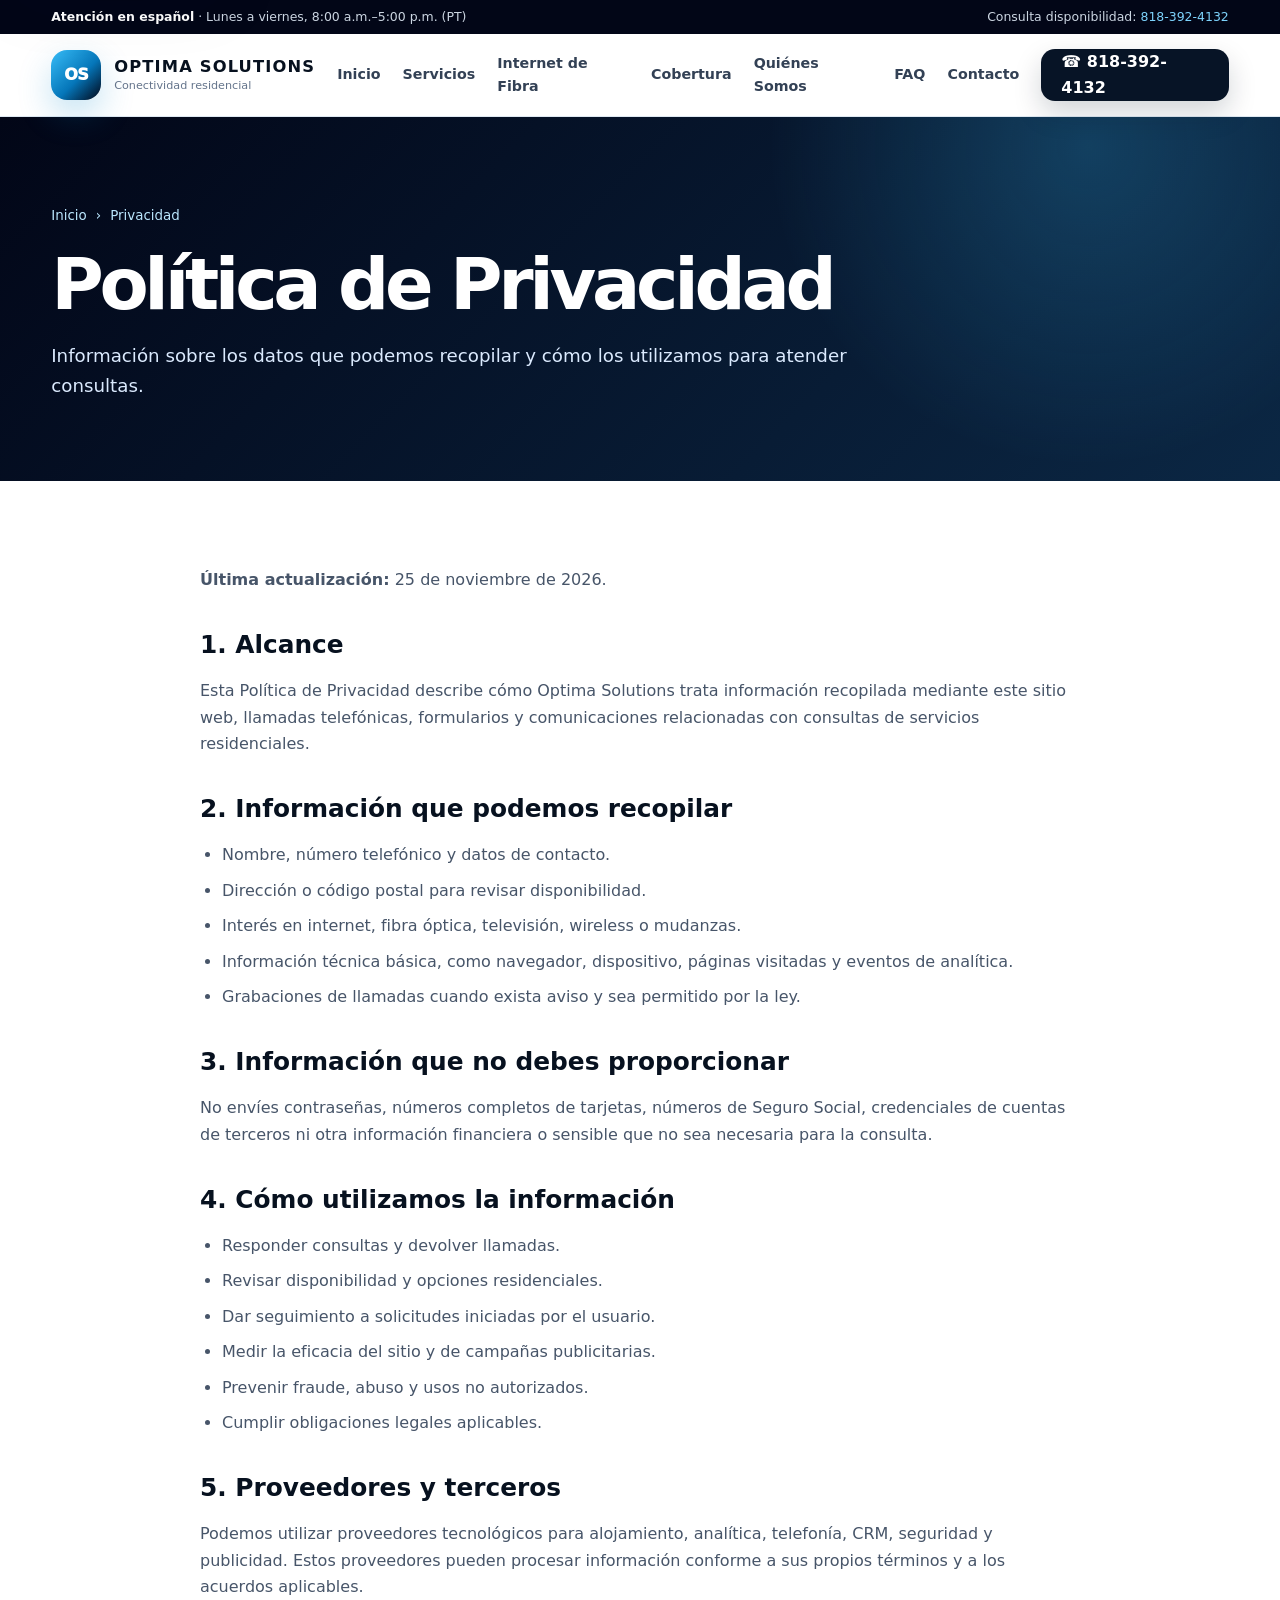
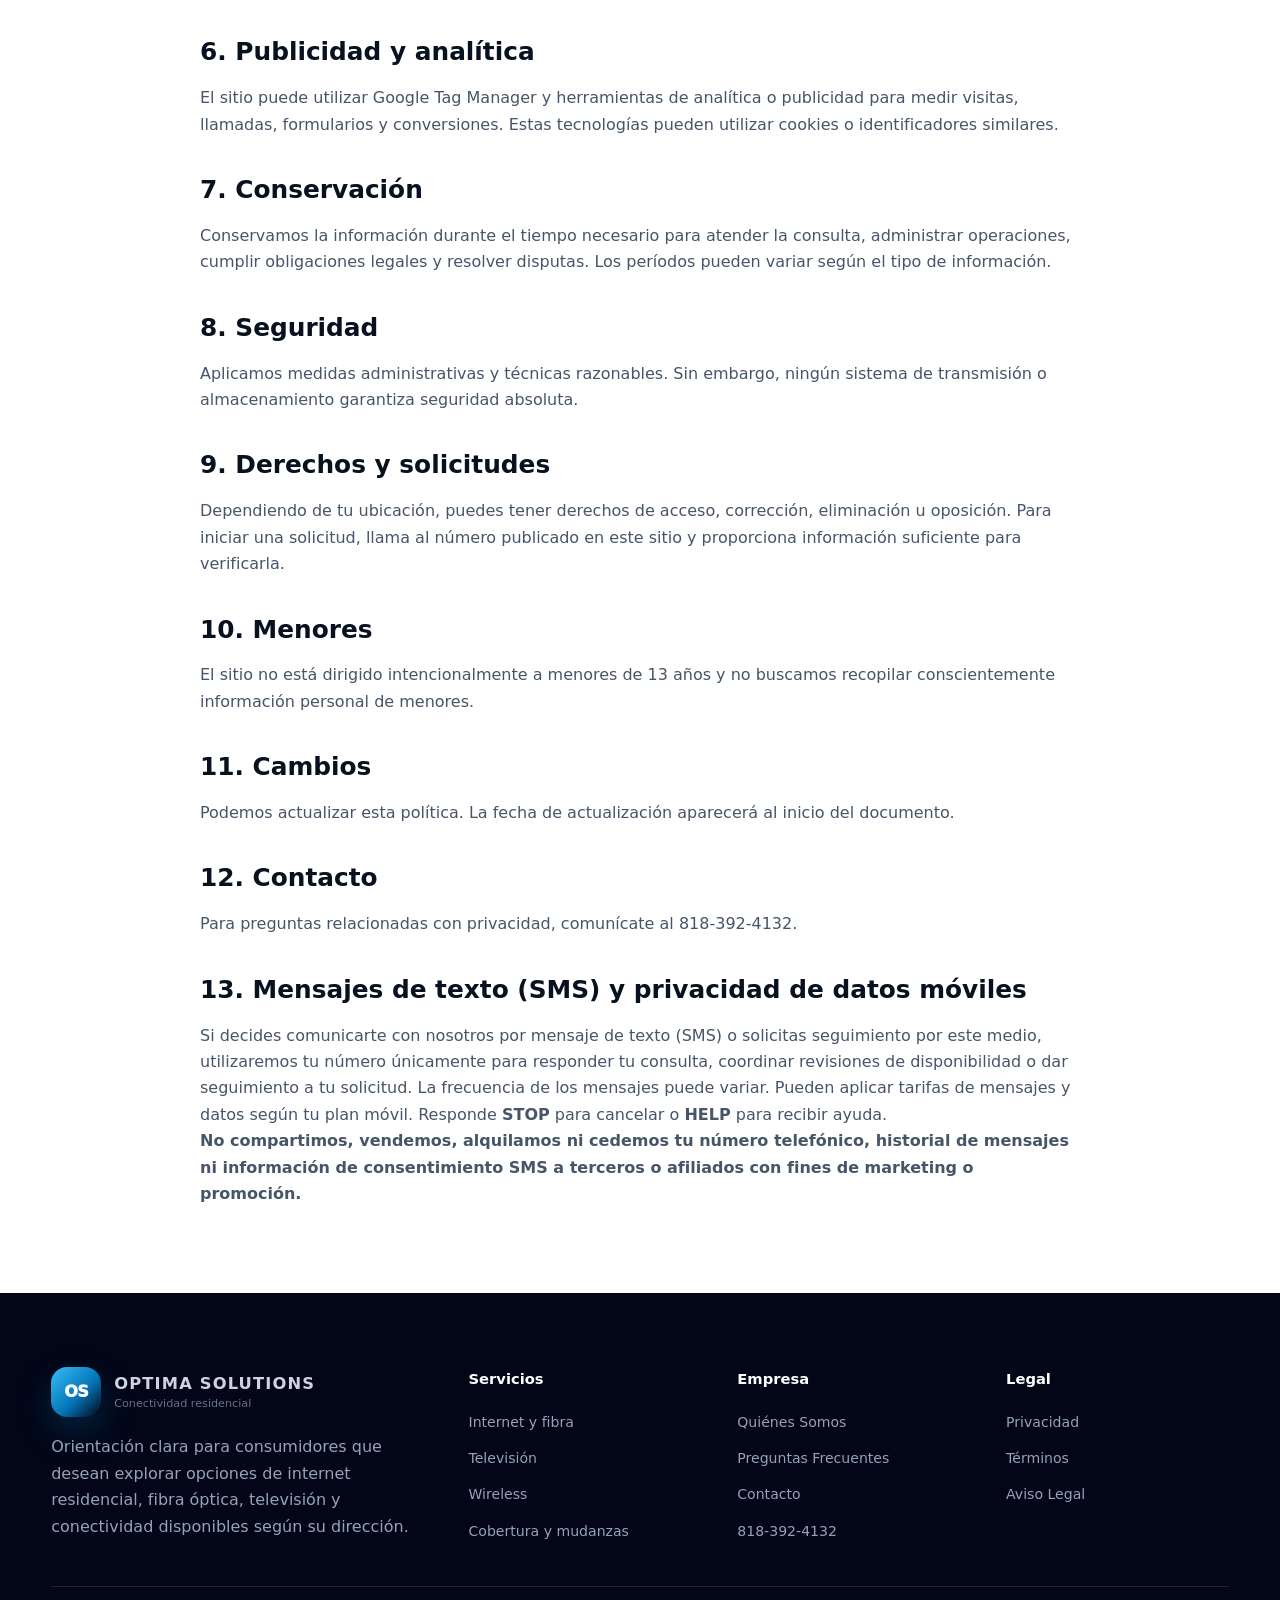
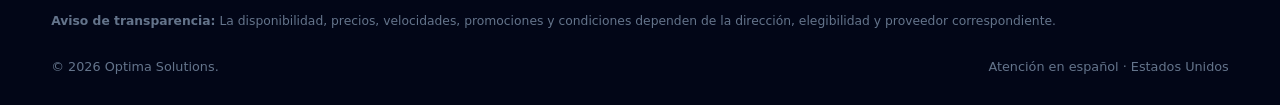
<file: privacidad.html>
<!doctype html><html lang="es"><head>
<script>(function(w,d,s,l,i){w[l]=w[l]||[];w[l].push({'gtm.start':new Date().getTime(),event:'gtm.js'});var f=d.getElementsByTagName(s)[0],j=d.createElement(s),dl=l!='dataLayer'?'&l='+l:'';j.async=true;j.src='https://www.googletagmanager.com/gtm.js?id='+i+dl;f.parentNode.insertBefore(j,f);})(window,document,'script','dataLayer','GTM-M92R3CHS');</script>
<meta charset="utf-8"><meta name="viewport" content="width=device-width,initial-scale=1">
<title>Política de Privacidad | Optima Solutions</title><meta name="description" content="Información sobre el tratamiento de datos."><meta name="robots" content="index,follow,max-image-preview:large">
<link rel="canonical" href="https://www.calloptimasolutions.com/privacidad"><link rel="icon" href="/assets/icons/favicon.svg" type="image/svg+xml">
<meta property="og:locale" content="es_US"><meta property="og:type" content="website"><meta property="og:title" content="Política de Privacidad | Optima Solutions"><meta property="og:description" content="Información sobre el tratamiento de datos."><meta property="og:url" content="https://www.calloptimasolutions.com/privacidad"><meta property="og:site_name" content="Optima Solutions"><meta property="og:image" content="https://www.calloptimasolutions.com/assets/images/familia-internet.webp"><meta name="twitter:card" content="summary_large_image"><meta name="theme-color" content="#020617">
<link rel="stylesheet" href="/css/styles.css"><script defer src="/js/main.js"></script></head><body><a class="skip-link" href="#contenido">Saltar al contenido</a>
<noscript><iframe src="https://www.googletagmanager.com/ns.html?id=GTM-M92R3CHS" height="0" width="0" style="display:none;visibility:hidden"></iframe></noscript>
<div class="topbar"><div class="container"><span><strong>Atención en español</strong> · Lunes a viernes, 8:00 a.m.–5:00 p.m. (PT)</span><span>Consulta disponibilidad: <a href="tel:+18183924132">818-392-4132</a></span></div></div>
<header class="site-header"><div class="container navbar"><a class="brand" href="/"><span class="brand-mark">OS</span><span class="brand-name"><strong>OPTIMA SOLUTIONS</strong><small>Conectividad residencial</small></span></a><nav class="nav-links"><a href="/">Inicio</a><a href="/servicios">Servicios</a><a href="/internet-fibra">Internet de Fibra</a><a href="/cobertura">Cobertura</a><a href="/quienes-somos">Quiénes Somos</a><a href="/preguntas-frecuentes">FAQ</a><a href="/contacto">Contacto</a></nav><div class="nav-actions"><a class="phone-btn" href="tel:+18183924132">☎ 818-392-4132</a><button class="menu-toggle" aria-label="Abrir menú" aria-expanded="false">☰</button></div></div></header><main id="contenido">
<section class="page-hero">
  <div class="container">
    <div class="breadcrumbs"><a href="/">Inicio</a><span>›</span><span>Privacidad</span></div>
    <h1>Política de Privacidad</h1>
    <p>Información sobre los datos que podemos recopilar y cómo los utilizamos para atender consultas.</p>
  </div>
</section>
<section class="legal">
  <div class="narrow">
    <p><strong>Última actualización:</strong> 25 de noviembre de 2026.</p>
<h2>1. Alcance</h2>
    <p>Esta Política de Privacidad describe cómo Optima Solutions trata información recopilada mediante este sitio web, llamadas telefónicas, formularios y comunicaciones relacionadas con consultas de servicios residenciales.</p>
    <h2>2. Información que podemos recopilar</h2>
    <ul><li>Nombre, número telefónico y datos de contacto.</li><li>Dirección o código postal para revisar disponibilidad.</li><li>Interés en internet, fibra óptica, televisión, wireless o mudanzas.</li><li>Información técnica básica, como navegador, dispositivo, páginas visitadas y eventos de analítica.</li><li>Grabaciones de llamadas cuando exista aviso y sea permitido por la ley.</li></ul>
    <h2>3. Información que no debes proporcionar</h2>
    <p>No envíes contraseñas, números completos de tarjetas, números de Seguro Social, credenciales de cuentas de terceros ni otra información financiera o sensible que no sea necesaria para la consulta.</p>
    <h2>4. Cómo utilizamos la información</h2>
    <ul><li>Responder consultas y devolver llamadas.</li><li>Revisar disponibilidad y opciones residenciales.</li><li>Dar seguimiento a solicitudes iniciadas por el usuario.</li><li>Medir la eficacia del sitio y de campañas publicitarias.</li><li>Prevenir fraude, abuso y usos no autorizados.</li><li>Cumplir obligaciones legales aplicables.</li></ul>
    <h2>5. Proveedores y terceros</h2>
    <p>Podemos utilizar proveedores tecnológicos para alojamiento, analítica, telefonía, CRM, seguridad y publicidad. Estos proveedores pueden procesar información conforme a sus propios términos y a los acuerdos aplicables.</p>
    <h2>6. Publicidad y analítica</h2>
    <p>El sitio puede utilizar Google Tag Manager y herramientas de analítica o publicidad para medir visitas, llamadas, formularios y conversiones. Estas tecnologías pueden utilizar cookies o identificadores similares.</p>
    <h2>7. Conservación</h2>
    <p>Conservamos la información durante el tiempo necesario para atender la consulta, administrar operaciones, cumplir obligaciones legales y resolver disputas. Los períodos pueden variar según el tipo de información.</p>
    <h2>8. Seguridad</h2>
    <p>Aplicamos medidas administrativas y técnicas razonables. Sin embargo, ningún sistema de transmisión o almacenamiento garantiza seguridad absoluta.</p>
    <h2>9. Derechos y solicitudes</h2>
    <p>Dependiendo de tu ubicación, puedes tener derechos de acceso, corrección, eliminación u oposición. Para iniciar una solicitud, llama al número publicado en este sitio y proporciona información suficiente para verificarla.</p>
    <h2>10. Menores</h2>
    <p>El sitio no está dirigido intencionalmente a menores de 13 años y no buscamos recopilar conscientemente información personal de menores.</p>
    <h2>11. Cambios</h2>
    <p>Podemos actualizar esta política. La fecha de actualización aparecerá al inicio del documento.</p>
    <h2>12. Contacto</h2>
    <p>Para preguntas relacionadas con privacidad, comunícate al 818-392-4132.</p>
    <h2>13. Mensajes de texto (SMS) y privacidad de datos móviles</h2>
    <p>Si decides comunicarte con nosotros por mensaje de texto (SMS) o solicitas seguimiento por este medio, utilizaremos tu número únicamente para responder tu consulta, coordinar revisiones de disponibilidad o dar seguimiento a tu solicitud. La frecuencia de los mensajes puede variar. Pueden aplicar tarifas de mensajes y datos según tu plan móvil. Responde <strong>STOP</strong> para cancelar o <strong>HELP</strong> para recibir ayuda.</p>
    <p><strong>No compartimos, vendemos, alquilamos ni cedemos tu número telefónico, historial de mensajes ni información de consentimiento SMS a terceros o afiliados con fines de marketing o promoción.</strong></p>
  </div>
</section>

</main><footer class="site-footer"><div class="container"><div class="footer-grid">
<div class="footer-brand"><a class="brand" href="/"><span class="brand-mark">OS</span><span class="brand-name"><strong>OPTIMA SOLUTIONS</strong><small>Conectividad residencial</small></span></a><p>Orientación clara para consumidores que desean explorar opciones de internet residencial, fibra óptica, televisión y conectividad disponibles según su dirección.</p></div>
<div class="footer-col"><h3>Servicios</h3><ul><li><a href="/internet-fibra">Internet y fibra</a></li><li><a href="/servicios#television">Televisión</a></li><li><a href="/servicios#wireless">Wireless</a></li><li><a href="/cobertura">Cobertura y mudanzas</a></li></ul></div>
<div class="footer-col"><h3>Empresa</h3><ul><li><a href="/quienes-somos">Quiénes Somos</a></li><li><a href="/preguntas-frecuentes">Preguntas Frecuentes</a></li><li><a href="/contacto">Contacto</a></li><li><a href="tel:+18183924132">818-392-4132</a></li></ul></div>
<div class="footer-col"><h3>Legal</h3><ul><li><a href="/privacidad">Privacidad</a></li><li><a href="/terminos">Términos</a></li><li><a href="/aviso-legal">Aviso Legal</a></li></ul></div></div>
<div class="footer-disclaimer"><strong>Aviso de transparencia:</strong> La disponibilidad, precios, velocidades, promociones y condiciones dependen de la dirección, elegibilidad y proveedor correspondiente.</div><div class="footer-bottom"><span>© 2026 Optima Solutions.</span><span>Atención en español · Estados Unidos</span></div></div></footer><a class="mobile-call" href="tel:+18183924132">☎ Llamar ahora: 818-392-4132</a></body></html>
</file>
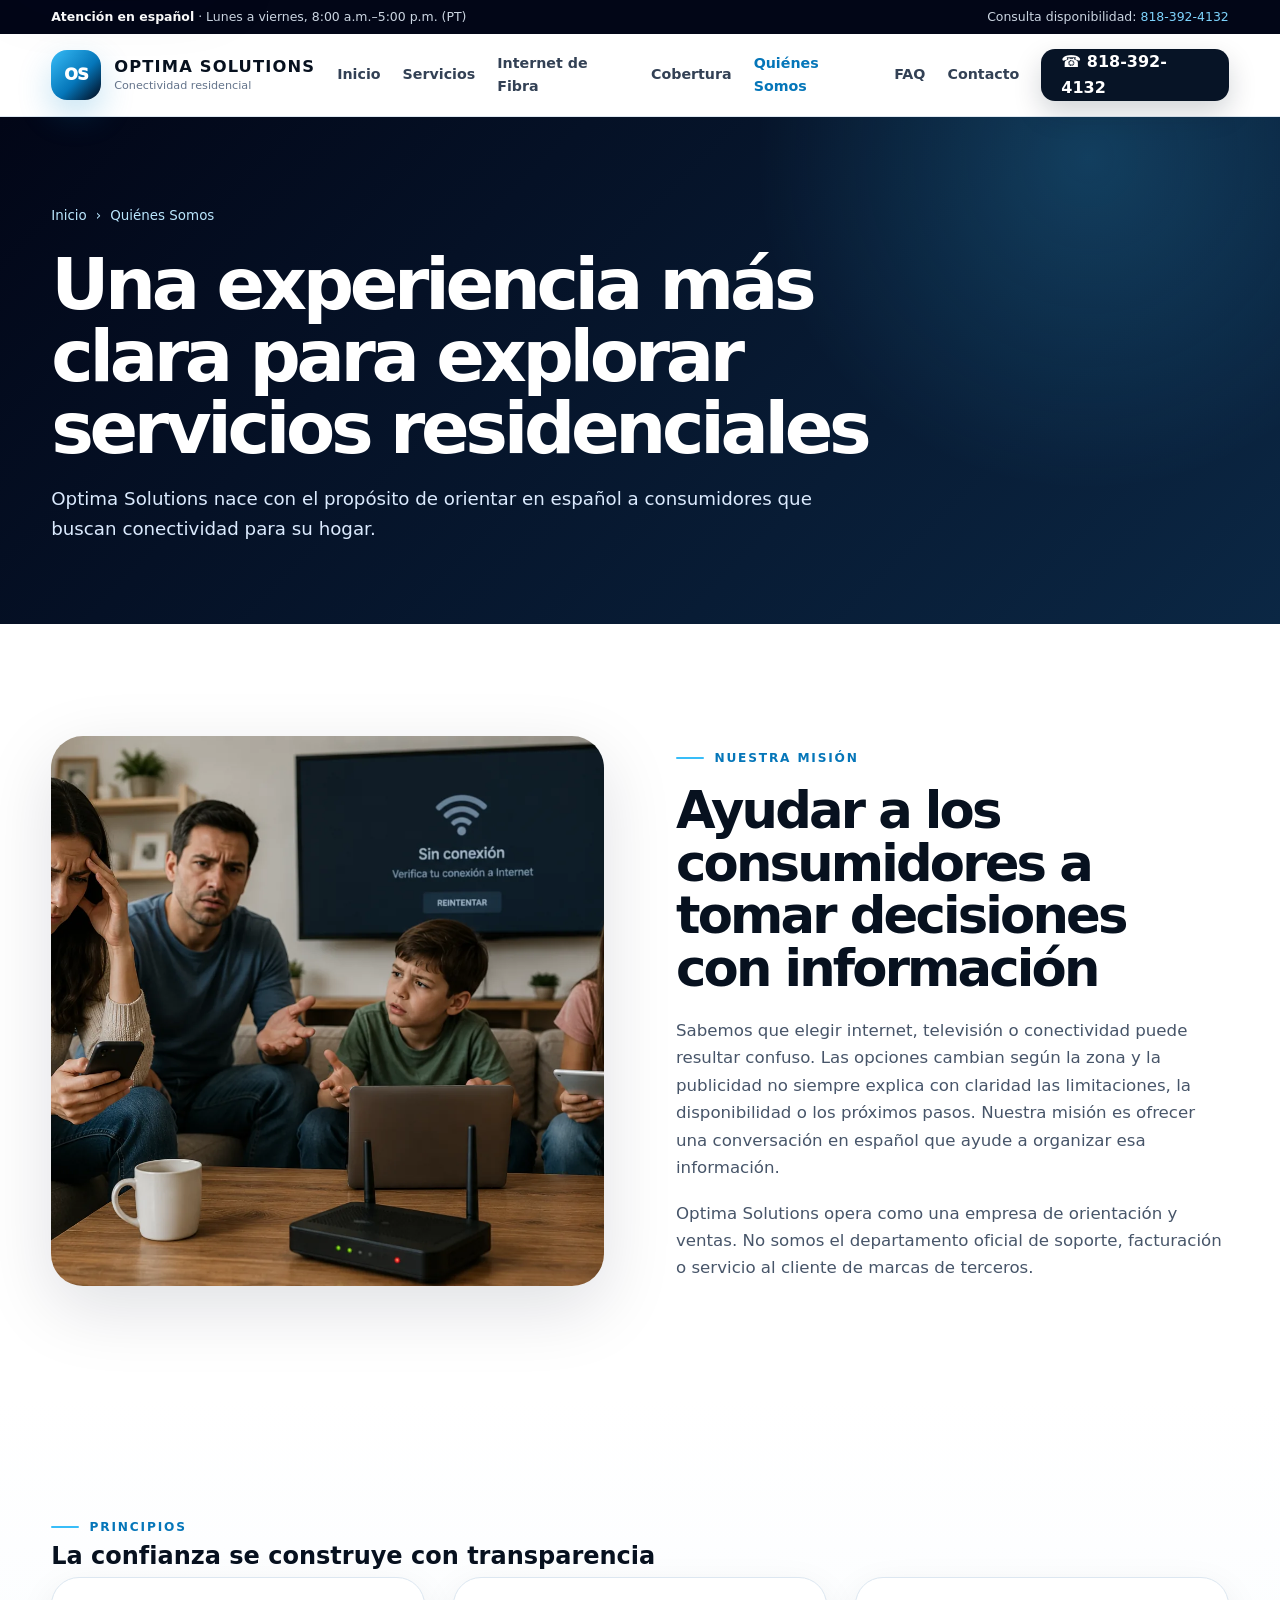
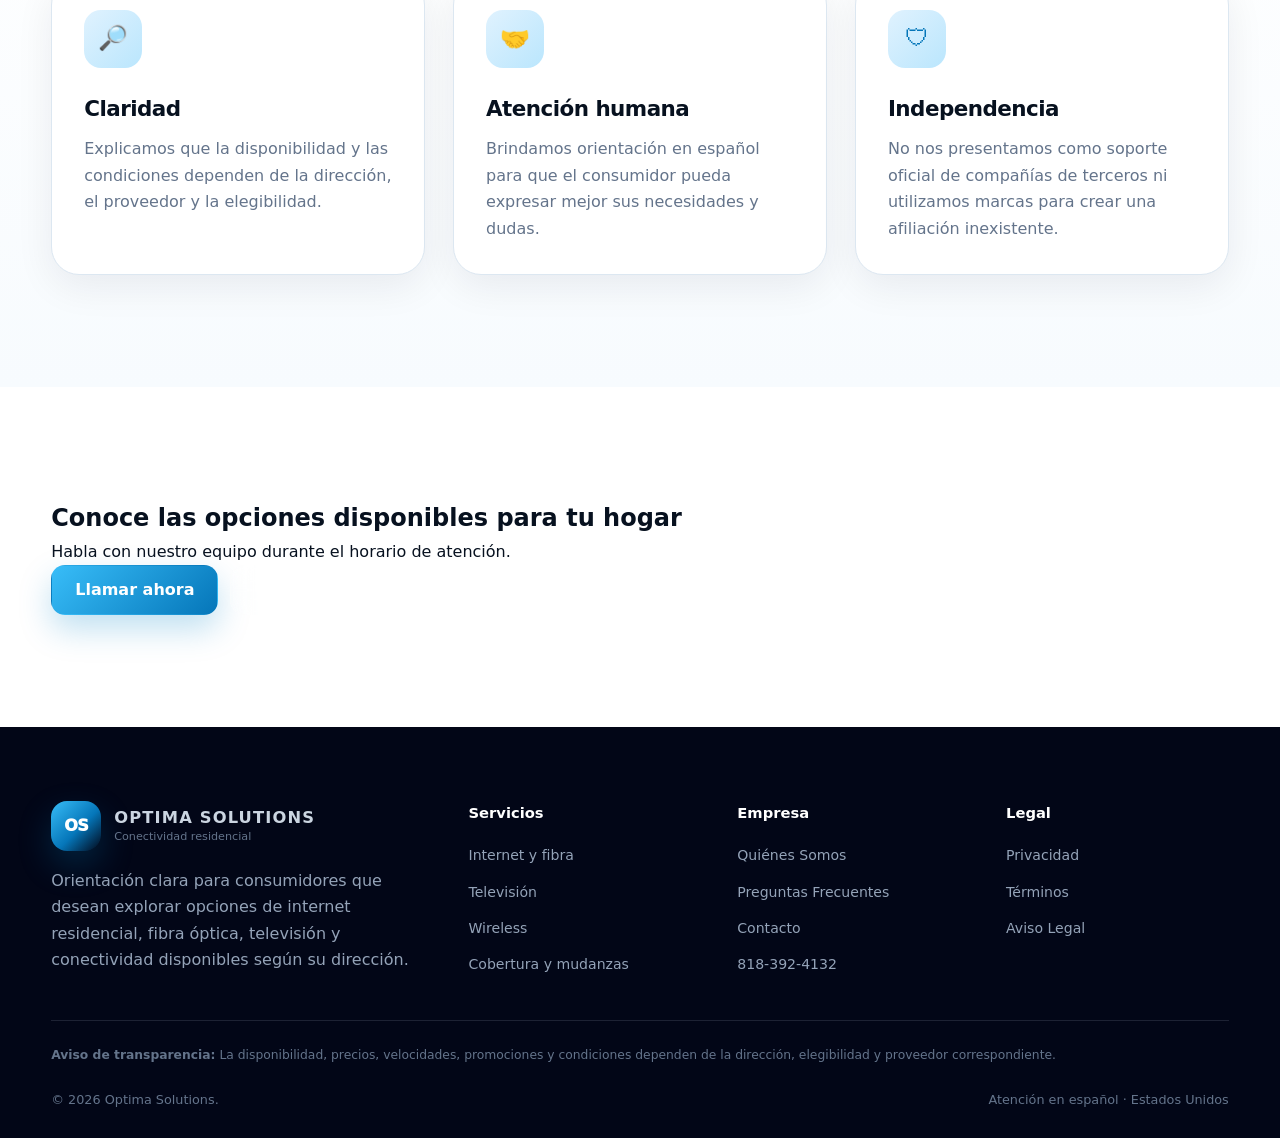
<file: quienes-somos.html>
<!DOCTYPE html>
<html lang="es"><head>
<script>(function(w,d,s,l,i){w[l]=w[l]||[];w[l].push({'gtm.start':new Date().getTime(),event:'gtm.js'});var f=d.getElementsByTagName(s)[0],j=d.createElement(s),dl=l!='dataLayer'?'&l='+l:'';j.async=true;j.src='https://www.googletagmanager.com/gtm.js?id='+i+dl;f.parentNode.insertBefore(j,f);})(window,document,'script','dataLayer','GTM-M92R3CHS');</script>
<meta charset="utf-8"/><meta content="width=device-width,initial-scale=1" name="viewport"/>
<title>Quiénes Somos | Optima Solutions</title><meta content="Conoce el enfoque y principios de Optima Solutions." name="description"/><meta content="index,follow,max-image-preview:large" name="robots"/>
<link href="https://www.calloptimasolutions.com/quienes-somos" rel="canonical"/><link href="/assets/icons/favicon.svg" rel="icon" type="image/svg+xml"/>
<meta content="es_US" property="og:locale"/><meta content="website" property="og:type"/><meta content="Quiénes Somos | Optima Solutions" property="og:title"/><meta content="Conoce el enfoque y principios de Optima Solutions." property="og:description"/><meta content="https://www.calloptimasolutions.com/quienes-somos" property="og:url"/><meta content="Optima Solutions" property="og:site_name"/><meta content="https://www.calloptimasolutions.com/assets/images/familia-internet.webp" property="og:image"/><meta content="summary_large_image" name="twitter:card"/><meta content="#020617" name="theme-color"/>
<link href="/css/styles.css" rel="stylesheet"/><script defer="" src="/js/main.js"></script></head><body><a class="skip-link" href="#contenido">Saltar al contenido</a>
<noscript><iframe height="0" src="https://www.googletagmanager.com/ns.html?id=GTM-M92R3CHS" style="display:none;visibility:hidden" width="0"></iframe></noscript>
<div class="topbar"><div class="container"><span><strong>Atención en español</strong> · Lunes a viernes, 8:00 a.m.–5:00 p.m. (PT)</span><span>Consulta disponibilidad: <a href="tel:+18183924132">818-392-4132</a></span></div></div>
<header class="site-header"><div class="container navbar"><a class="brand" href="/"><span class="brand-mark">OS</span><span class="brand-name"><strong>OPTIMA SOLUTIONS</strong><small>Conectividad residencial</small></span></a><nav class="nav-links"><a href="/">Inicio</a><a href="/servicios">Servicios</a><a href="/internet-fibra">Internet de Fibra</a><a href="/cobertura">Cobertura</a><a aria-current="page" href="/quienes-somos">Quiénes Somos</a><a href="/preguntas-frecuentes">FAQ</a><a href="/contacto">Contacto</a></nav><div class="nav-actions"><a class="phone-btn" href="tel:+18183924132">☎ 818-392-4132</a><button aria-expanded="false" aria-label="Abrir menú" class="menu-toggle">☰</button></div></div></header><main id="contenido">
<section class="page-hero">
<div class="container">
<div class="breadcrumbs"><a href="/">Inicio</a><span>›</span><span>Quiénes Somos</span></div>
<h1>Una experiencia más clara para explorar servicios residenciales</h1>
<p>Optima Solutions nace con el propósito de orientar en español a consumidores que buscan conectividad para su hogar.</p>
</div>
</section>
<section class="section">
<div class="container split">
<div class="split-image reveal"><img alt="Hogar conectado mediante servicios residenciales" decoding="async" height="1024" loading="lazy" src="/assets/images/familia-internet.webp" width="1536"/></div>
<div class="split-copy reveal">
<span class="eyebrow">Nuestra misión</span>
<h2>Ayudar a los consumidores a tomar decisiones con información</h2>
<p>Sabemos que elegir internet, televisión o conectividad puede resultar confuso. Las opciones cambian según la zona y la publicidad no siempre explica con claridad las limitaciones, la disponibilidad o los próximos pasos. Nuestra misión es ofrecer una conversación en español que ayude a organizar esa información.</p>
<p style="margin-top:18px">Optima Solutions opera como una empresa de orientación y ventas. No somos el departamento oficial de soporte, facturación o servicio al cliente de marcas de terceros.</p>
</div>
</div>
</section>
<section class="section section-soft">
<div class="container">
<div class="section-header reveal"><span class="eyebrow">Principios</span><h2>La confianza se construye con transparencia</h2></div>
<div class="grid-3">
<article class="card reveal"><div class="card-icon">🔎</div><h3>Claridad</h3><p>Explicamos que la disponibilidad y las condiciones dependen de la dirección, el proveedor y la elegibilidad.</p></article>
<article class="card reveal"><div class="card-icon">🤝</div><h3>Atención humana</h3><p>Brindamos orientación en español para que el consumidor pueda expresar mejor sus necesidades y dudas.</p></article>
<article class="card reveal"><div class="card-icon">🛡</div><h3>Independencia</h3><p>No nos presentamos como soporte oficial de compañías de terceros ni utilizamos marcas para crear una afiliación inexistente.</p></article>
</div>
</div>
</section>
<section class="section"><div class="container cta-panel reveal"><div class="cta-content"><div><h2>Conoce las opciones disponibles para tu hogar</h2><p>Habla con nuestro equipo durante el horario de atención.</p></div><div class="cta-actions"><a class="btn btn-primary" href="tel:+18183924132">Llamar ahora</a><a class="btn btn-ghost" href="/contacto">Contacto</a></div></div></div></section>
</main><footer class="site-footer"><div class="container"><div class="footer-grid">
<div class="footer-brand"><a class="brand" href="/"><span class="brand-mark">OS</span><span class="brand-name"><strong>OPTIMA SOLUTIONS</strong><small>Conectividad residencial</small></span></a><p>Orientación clara para consumidores que desean explorar opciones de internet residencial, fibra óptica, televisión y conectividad disponibles según su dirección.</p></div>
<div class="footer-col"><h3>Servicios</h3><ul><li><a href="/internet-fibra">Internet y fibra</a></li><li><a href="/servicios#television">Televisión</a></li><li><a href="/servicios#wireless">Wireless</a></li><li><a href="/cobertura">Cobertura y mudanzas</a></li></ul></div>
<div class="footer-col"><h3>Empresa</h3><ul><li><a href="/quienes-somos">Quiénes Somos</a></li><li><a href="/preguntas-frecuentes">Preguntas Frecuentes</a></li><li><a href="/contacto">Contacto</a></li><li><a href="tel:+18183924132">818-392-4132</a></li></ul></div>
<div class="footer-col"><h3>Legal</h3><ul><li><a href="/privacidad">Privacidad</a></li><li><a href="/terminos">Términos</a></li><li><a href="/aviso-legal">Aviso Legal</a></li></ul></div></div>
<div class="footer-disclaimer"><strong>Aviso de transparencia:</strong> La disponibilidad, precios, velocidades, promociones y condiciones dependen de la dirección, elegibilidad y proveedor correspondiente.</div><div class="footer-bottom"><span>© 2026 Optima Solutions.</span><span>Atención en español · Estados Unidos</span></div></div></footer><a class="mobile-call" href="tel:+18183924132">☎ Llamar ahora: 818-392-4132</a></body></html>
</file>
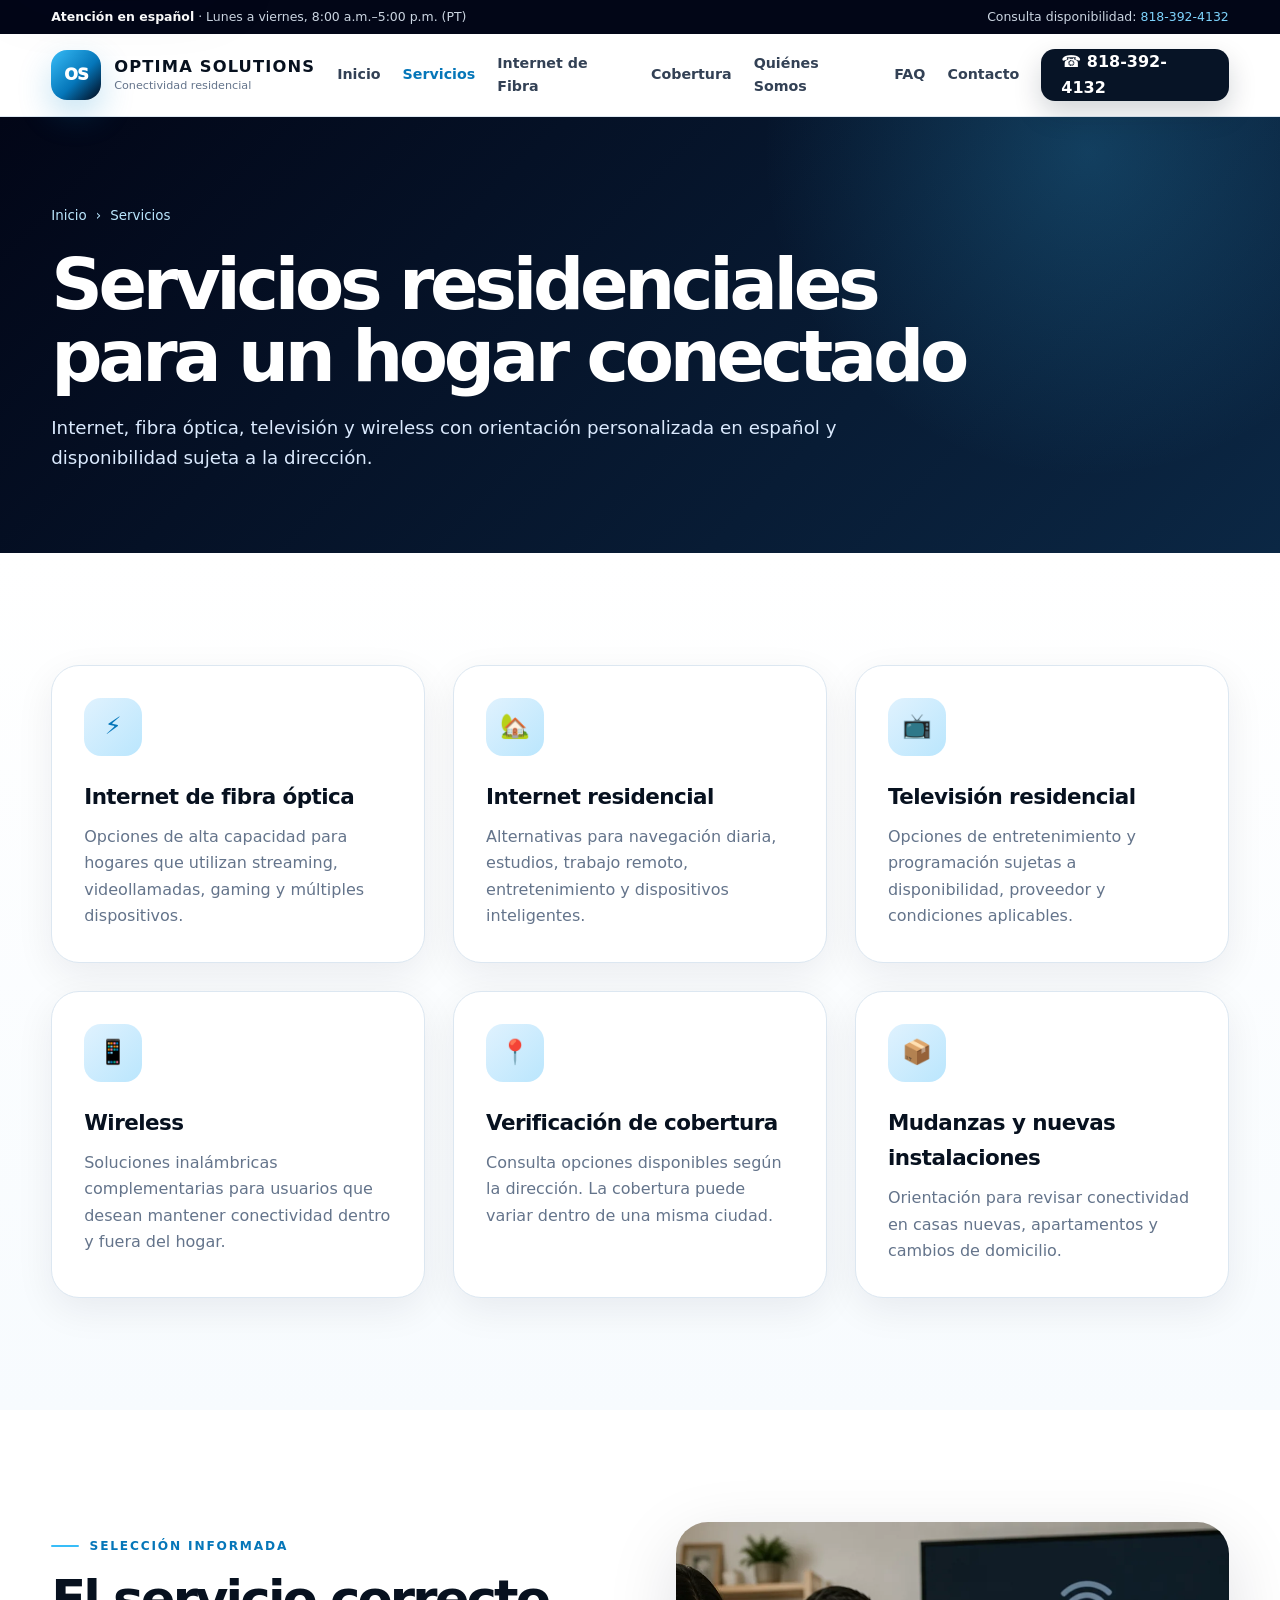
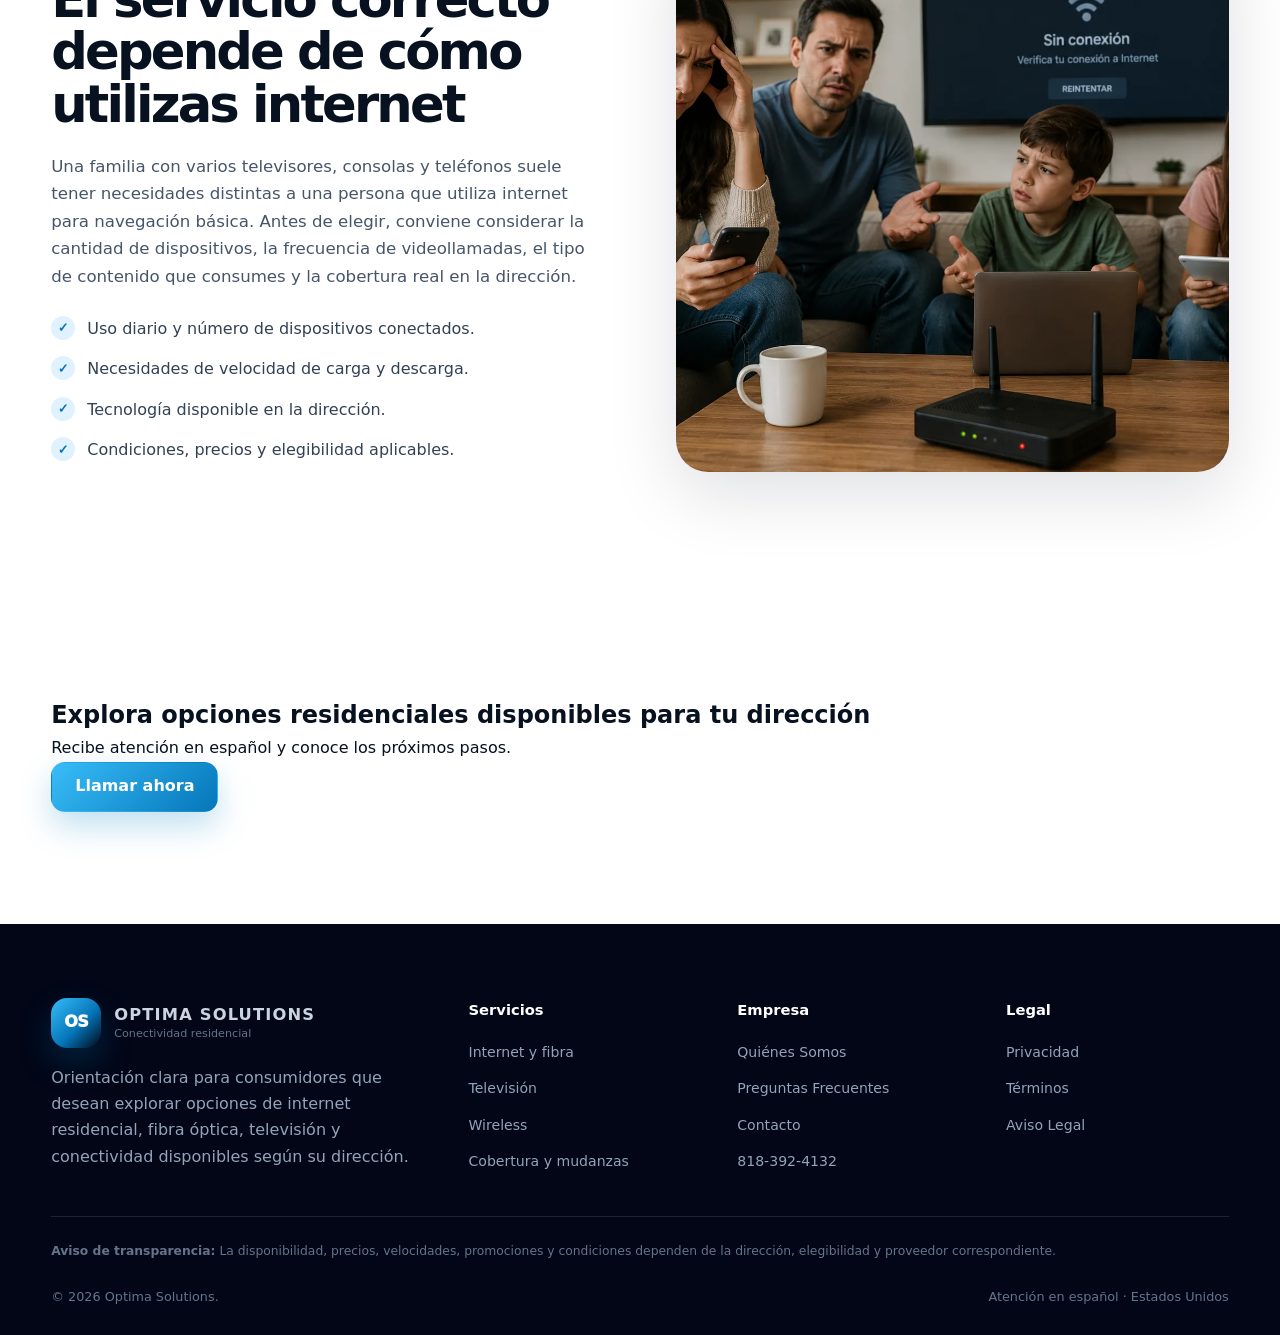
<file: servicios.html>
<!DOCTYPE html>
<html lang="es"><head>
<script>(function(w,d,s,l,i){w[l]=w[l]||[];w[l].push({'gtm.start':new Date().getTime(),event:'gtm.js'});var f=d.getElementsByTagName(s)[0],j=d.createElement(s),dl=l!='dataLayer'?'&l='+l:'';j.async=true;j.src='https://www.googletagmanager.com/gtm.js?id='+i+dl;f.parentNode.insertBefore(j,f);})(window,document,'script','dataLayer','GTM-M92R3CHS');</script>
<meta charset="utf-8"/><meta content="width=device-width,initial-scale=1" name="viewport"/>
<title>Servicios Residenciales | Optima Solutions</title><meta content="Explora opciones residenciales de internet, fibra, TV y wireless." name="description"/><meta content="index,follow,max-image-preview:large" name="robots"/>
<link href="https://www.calloptimasolutions.com/servicios" rel="canonical"/><link href="/assets/icons/favicon.svg" rel="icon" type="image/svg+xml"/>
<meta content="es_US" property="og:locale"/><meta content="website" property="og:type"/><meta content="Servicios Residenciales | Optima Solutions" property="og:title"/><meta content="Explora opciones residenciales de internet, fibra, TV y wireless." property="og:description"/><meta content="https://www.calloptimasolutions.com/servicios" property="og:url"/><meta content="Optima Solutions" property="og:site_name"/><meta content="https://www.calloptimasolutions.com/assets/images/familia-internet.webp" property="og:image"/><meta content="summary_large_image" name="twitter:card"/><meta content="#020617" name="theme-color"/>
<link href="/css/styles.css" rel="stylesheet"/><script defer="" src="/js/main.js"></script></head><body><a class="skip-link" href="#contenido">Saltar al contenido</a>
<noscript><iframe height="0" src="https://www.googletagmanager.com/ns.html?id=GTM-M92R3CHS" style="display:none;visibility:hidden" width="0"></iframe></noscript>
<div class="topbar"><div class="container"><span><strong>Atención en español</strong> · Lunes a viernes, 8:00 a.m.–5:00 p.m. (PT)</span><span>Consulta disponibilidad: <a href="tel:+18183924132">818-392-4132</a></span></div></div>
<header class="site-header"><div class="container navbar"><a class="brand" href="/"><span class="brand-mark">OS</span><span class="brand-name"><strong>OPTIMA SOLUTIONS</strong><small>Conectividad residencial</small></span></a><nav class="nav-links"><a href="/">Inicio</a><a aria-current="page" href="/servicios">Servicios</a><a href="/internet-fibra">Internet de Fibra</a><a href="/cobertura">Cobertura</a><a href="/quienes-somos">Quiénes Somos</a><a href="/preguntas-frecuentes">FAQ</a><a href="/contacto">Contacto</a></nav><div class="nav-actions"><a class="phone-btn" href="tel:+18183924132">☎ 818-392-4132</a><button aria-expanded="false" aria-label="Abrir menú" class="menu-toggle">☰</button></div></div></header><main id="contenido">
<section class="page-hero">
<div class="container">
<div class="breadcrumbs"><a href="/">Inicio</a><span>›</span><span>Servicios</span></div>
<h1>Servicios residenciales para un hogar conectado</h1>
<p>Internet, fibra óptica, televisión y wireless con orientación personalizada en español y disponibilidad sujeta a la dirección.</p>
</div>
</section>
<section class="section section-soft">
<div class="container">
<div class="grid-3">
<article class="card reveal"><div class="card-icon">⚡</div><h3>Internet de fibra óptica</h3><p>Opciones de alta capacidad para hogares que utilizan streaming, videollamadas, gaming y múltiples dispositivos.</p></article>
<article class="card reveal"><div class="card-icon">🏡</div><h3>Internet residencial</h3><p>Alternativas para navegación diaria, estudios, trabajo remoto, entretenimiento y dispositivos inteligentes.</p></article>
<article class="card reveal" id="television"><div class="card-icon">📺</div><h3>Televisión residencial</h3><p>Opciones de entretenimiento y programación sujetas a disponibilidad, proveedor y condiciones aplicables.</p></article>
<article class="card reveal" id="wireless"><div class="card-icon">📱</div><h3>Wireless</h3><p>Soluciones inalámbricas complementarias para usuarios que desean mantener conectividad dentro y fuera del hogar.</p></article>
<article class="card reveal"><div class="card-icon">📍</div><h3>Verificación de cobertura</h3><p>Consulta opciones disponibles según la dirección. La cobertura puede variar dentro de una misma ciudad.</p></article>
<article class="card reveal"><div class="card-icon">📦</div><h3>Mudanzas y nuevas instalaciones</h3><p>Orientación para revisar conectividad en casas nuevas, apartamentos y cambios de domicilio.</p></article>
</div>
</div>
</section>
<section class="section">
<div class="container split">
<div class="split-copy reveal">
<span class="eyebrow">Selección informada</span>
<h2>El servicio correcto depende de cómo utilizas internet</h2>
<p>Una familia con varios televisores, consolas y teléfonos suele tener necesidades distintas a una persona que utiliza internet para navegación básica. Antes de elegir, conviene considerar la cantidad de dispositivos, la frecuencia de videollamadas, el tipo de contenido que consumes y la cobertura real en la dirección.</p>
<ul class="check-list">
<li>Uso diario y número de dispositivos conectados.</li>
<li>Necesidades de velocidad de carga y descarga.</li>
<li>Tecnología disponible en la dirección.</li>
<li>Condiciones, precios y elegibilidad aplicables.</li>
</ul>
</div>
<div class="split-image reveal"><img alt="Familia usando distintos dispositivos conectados" decoding="async" height="1024" loading="lazy" src="/assets/images/familia-internet.webp" width="1536"/></div>
</div>
</section>
<section class="section"><div class="container cta-panel reveal"><div class="cta-content"><div><h2>Explora opciones residenciales disponibles para tu dirección</h2><p>Recibe atención en español y conoce los próximos pasos.</p></div><div class="cta-actions"><a class="btn btn-primary" href="tel:+18183924132">Llamar ahora</a><a class="btn btn-ghost" href="/cobertura">Ver cobertura</a></div></div></div></section>
</main><footer class="site-footer"><div class="container"><div class="footer-grid">
<div class="footer-brand"><a class="brand" href="/"><span class="brand-mark">OS</span><span class="brand-name"><strong>OPTIMA SOLUTIONS</strong><small>Conectividad residencial</small></span></a><p>Orientación clara para consumidores que desean explorar opciones de internet residencial, fibra óptica, televisión y conectividad disponibles según su dirección.</p></div>
<div class="footer-col"><h3>Servicios</h3><ul><li><a href="/internet-fibra">Internet y fibra</a></li><li><a href="/servicios#television">Televisión</a></li><li><a href="/servicios#wireless">Wireless</a></li><li><a href="/cobertura">Cobertura y mudanzas</a></li></ul></div>
<div class="footer-col"><h3>Empresa</h3><ul><li><a href="/quienes-somos">Quiénes Somos</a></li><li><a href="/preguntas-frecuentes">Preguntas Frecuentes</a></li><li><a href="/contacto">Contacto</a></li><li><a href="tel:+18183924132">818-392-4132</a></li></ul></div>
<div class="footer-col"><h3>Legal</h3><ul><li><a href="/privacidad">Privacidad</a></li><li><a href="/terminos">Términos</a></li><li><a href="/aviso-legal">Aviso Legal</a></li></ul></div></div>
<div class="footer-disclaimer"><strong>Aviso de transparencia:</strong> La disponibilidad, precios, velocidades, promociones y condiciones dependen de la dirección, elegibilidad y proveedor correspondiente.</div><div class="footer-bottom"><span>© 2026 Optima Solutions.</span><span>Atención en español · Estados Unidos</span></div></div></footer><a class="mobile-call" href="tel:+18183924132">☎ Llamar ahora: 818-392-4132</a></body></html>
</file>
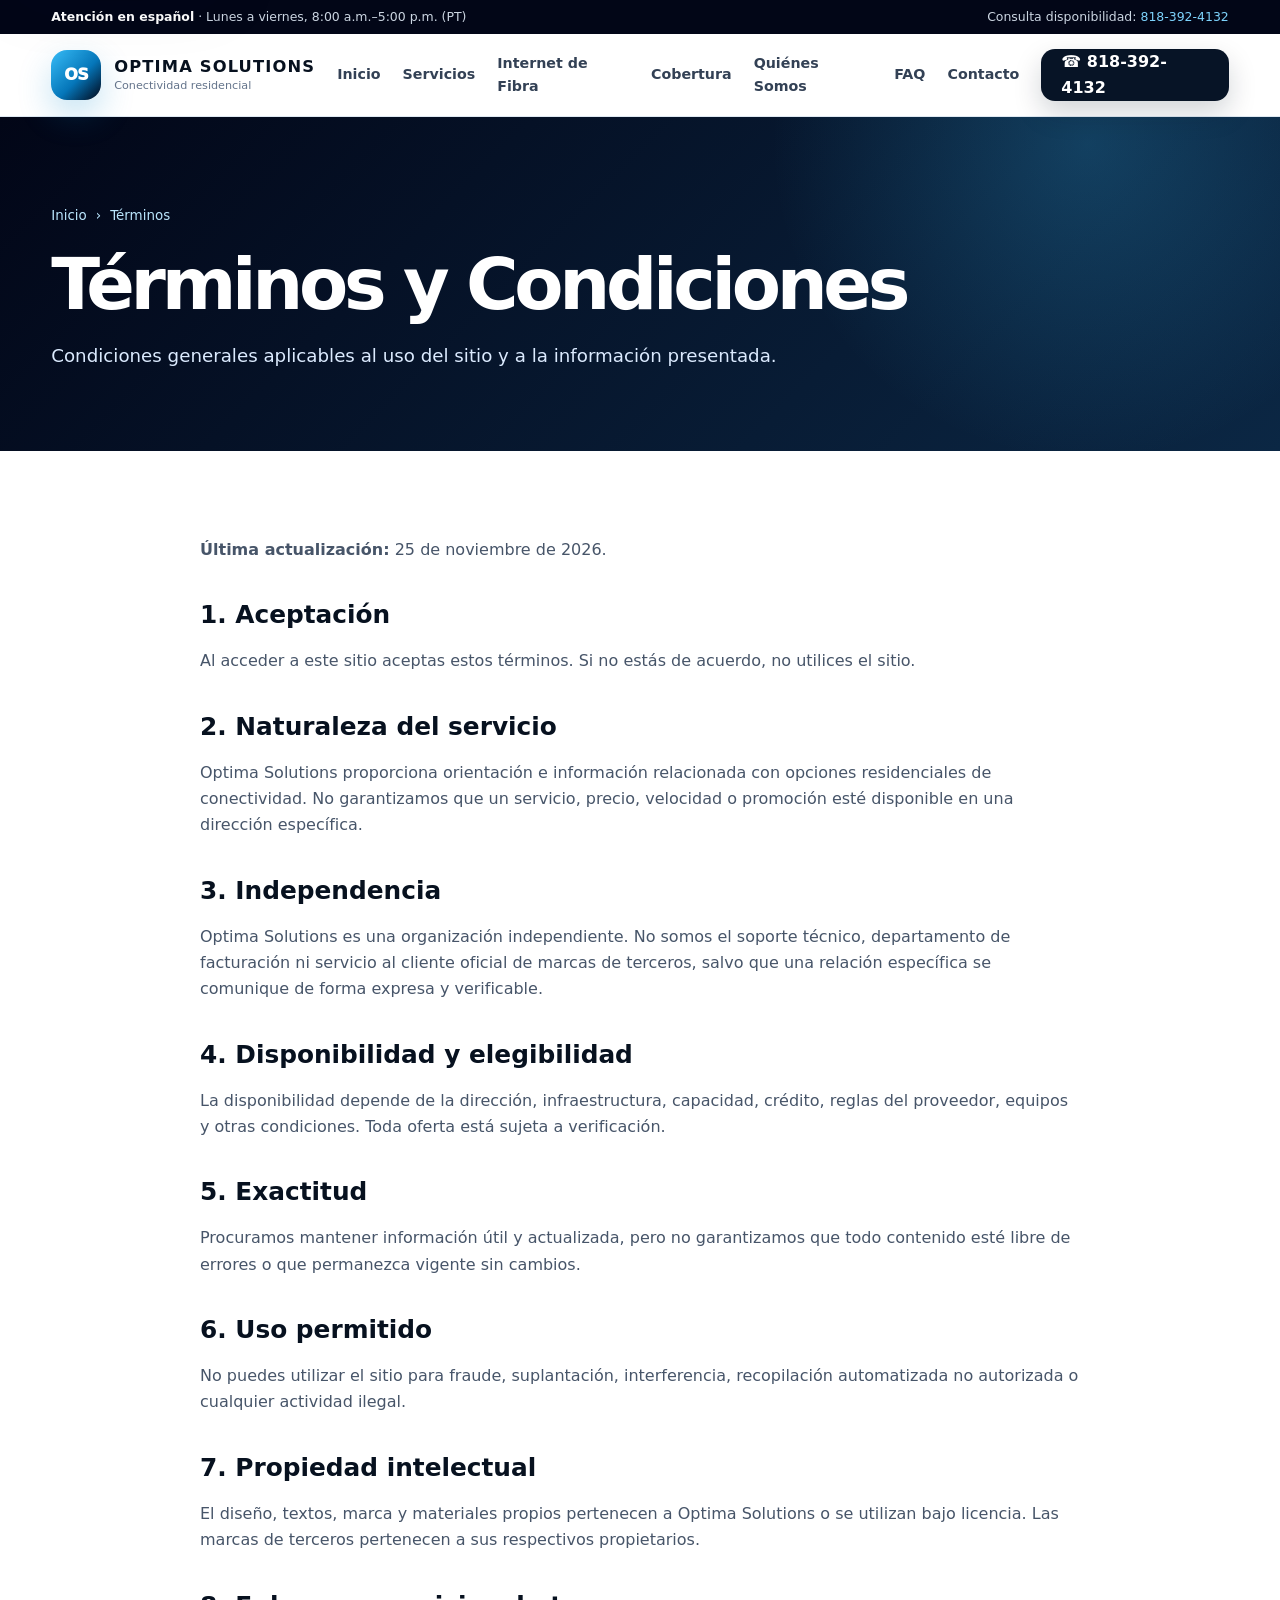
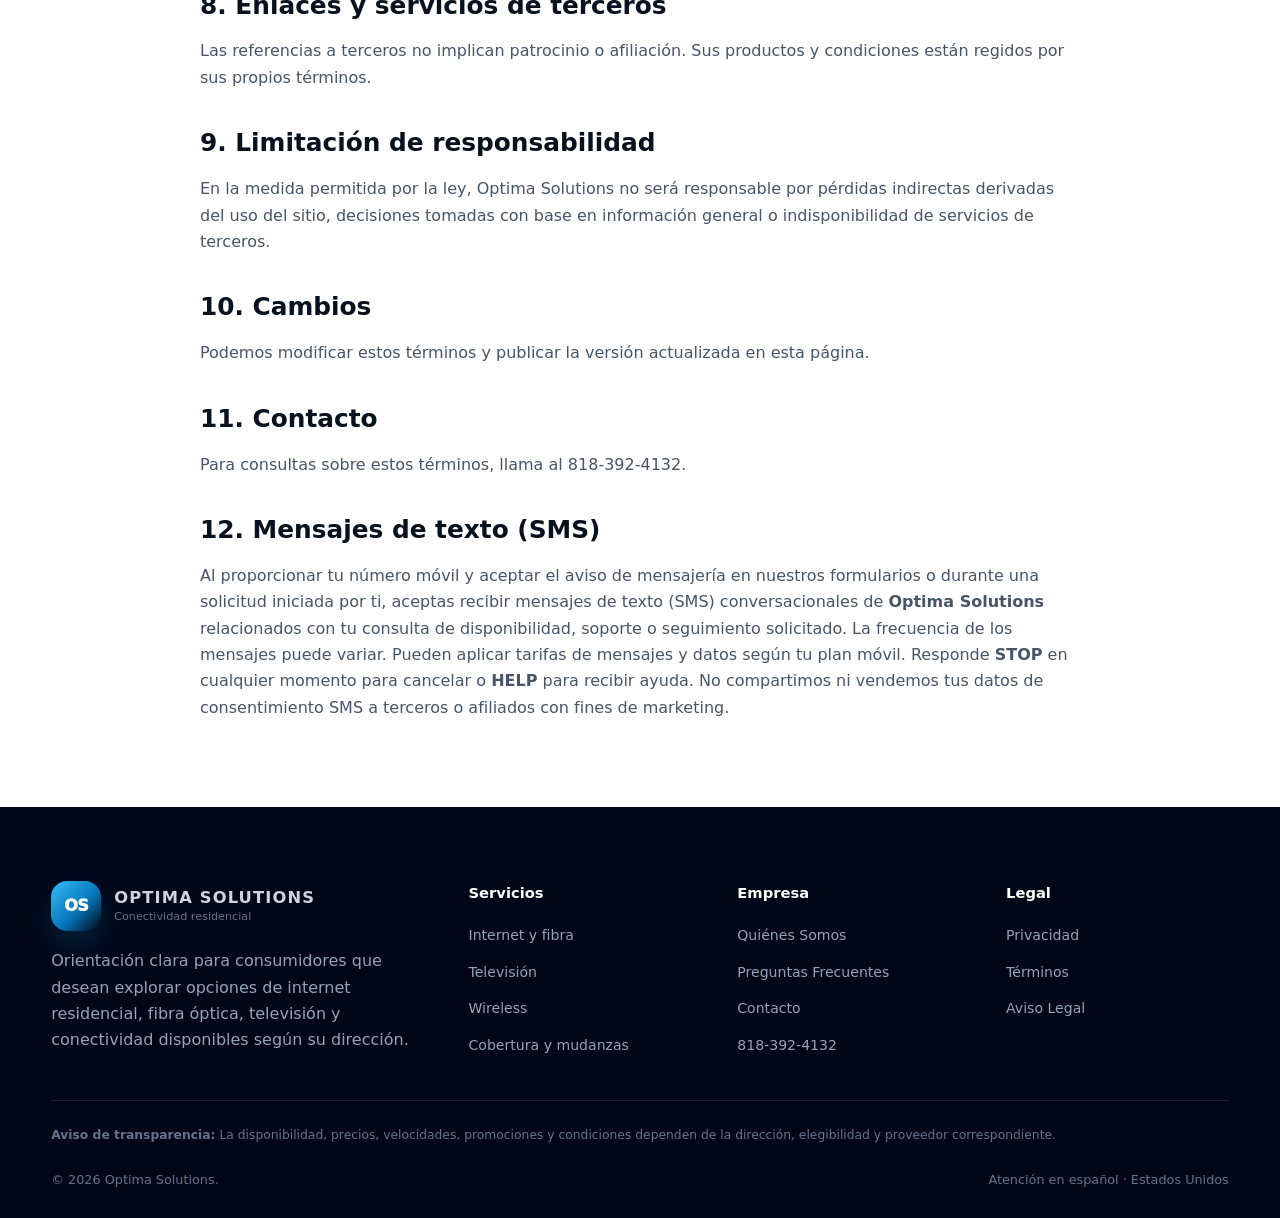
<file: terminos.html>
<!doctype html><html lang="es"><head>
<script>(function(w,d,s,l,i){w[l]=w[l]||[];w[l].push({'gtm.start':new Date().getTime(),event:'gtm.js'});var f=d.getElementsByTagName(s)[0],j=d.createElement(s),dl=l!='dataLayer'?'&l='+l:'';j.async=true;j.src='https://www.googletagmanager.com/gtm.js?id='+i+dl;f.parentNode.insertBefore(j,f);})(window,document,'script','dataLayer','GTM-M92R3CHS');</script>
<meta charset="utf-8"><meta name="viewport" content="width=device-width,initial-scale=1">
<title>Términos y Condiciones | Optima Solutions</title><meta name="description" content="Condiciones aplicables al uso del sitio."><meta name="robots" content="index,follow,max-image-preview:large">
<link rel="canonical" href="https://www.calloptimasolutions.com/terminos"><link rel="icon" href="/assets/icons/favicon.svg" type="image/svg+xml">
<meta property="og:locale" content="es_US"><meta property="og:type" content="website"><meta property="og:title" content="Términos y Condiciones | Optima Solutions"><meta property="og:description" content="Condiciones aplicables al uso del sitio."><meta property="og:url" content="https://www.calloptimasolutions.com/terminos"><meta property="og:site_name" content="Optima Solutions"><meta property="og:image" content="https://www.calloptimasolutions.com/assets/images/familia-internet.webp"><meta name="twitter:card" content="summary_large_image"><meta name="theme-color" content="#020617">
<link rel="stylesheet" href="/css/styles.css"><script defer src="/js/main.js"></script></head><body><a class="skip-link" href="#contenido">Saltar al contenido</a>
<noscript><iframe src="https://www.googletagmanager.com/ns.html?id=GTM-M92R3CHS" height="0" width="0" style="display:none;visibility:hidden"></iframe></noscript>
<div class="topbar"><div class="container"><span><strong>Atención en español</strong> · Lunes a viernes, 8:00 a.m.–5:00 p.m. (PT)</span><span>Consulta disponibilidad: <a href="tel:+18183924132">818-392-4132</a></span></div></div>
<header class="site-header"><div class="container navbar"><a class="brand" href="/"><span class="brand-mark">OS</span><span class="brand-name"><strong>OPTIMA SOLUTIONS</strong><small>Conectividad residencial</small></span></a><nav class="nav-links"><a href="/">Inicio</a><a href="/servicios">Servicios</a><a href="/internet-fibra">Internet de Fibra</a><a href="/cobertura">Cobertura</a><a href="/quienes-somos">Quiénes Somos</a><a href="/preguntas-frecuentes">FAQ</a><a href="/contacto">Contacto</a></nav><div class="nav-actions"><a class="phone-btn" href="tel:+18183924132">☎ 818-392-4132</a><button class="menu-toggle" aria-label="Abrir menú" aria-expanded="false">☰</button></div></div></header><main id="contenido">
<section class="page-hero">
  <div class="container">
    <div class="breadcrumbs"><a href="/">Inicio</a><span>›</span><span>Términos</span></div>
    <h1>Términos y Condiciones</h1>
    <p>Condiciones generales aplicables al uso del sitio y a la información presentada.</p>
  </div>
</section>
<section class="legal">
  <div class="narrow">
    <p><strong>Última actualización:</strong> 25 de noviembre de 2026.</p>
<h2>1. Aceptación</h2><p>Al acceder a este sitio aceptas estos términos. Si no estás de acuerdo, no utilices el sitio.</p>
    <h2>2. Naturaleza del servicio</h2><p>Optima Solutions proporciona orientación e información relacionada con opciones residenciales de conectividad. No garantizamos que un servicio, precio, velocidad o promoción esté disponible en una dirección específica.</p>
    <h2>3. Independencia</h2><p>Optima Solutions es una organización independiente. No somos el soporte técnico, departamento de facturación ni servicio al cliente oficial de marcas de terceros, salvo que una relación específica se comunique de forma expresa y verificable.</p>
    <h2>4. Disponibilidad y elegibilidad</h2><p>La disponibilidad depende de la dirección, infraestructura, capacidad, crédito, reglas del proveedor, equipos y otras condiciones. Toda oferta está sujeta a verificación.</p>
    <h2>5. Exactitud</h2><p>Procuramos mantener información útil y actualizada, pero no garantizamos que todo contenido esté libre de errores o que permanezca vigente sin cambios.</p>
    <h2>6. Uso permitido</h2><p>No puedes utilizar el sitio para fraude, suplantación, interferencia, recopilación automatizada no autorizada o cualquier actividad ilegal.</p>
    <h2>7. Propiedad intelectual</h2><p>El diseño, textos, marca y materiales propios pertenecen a Optima Solutions o se utilizan bajo licencia. Las marcas de terceros pertenecen a sus respectivos propietarios.</p>
    <h2>8. Enlaces y servicios de terceros</h2><p>Las referencias a terceros no implican patrocinio o afiliación. Sus productos y condiciones están regidos por sus propios términos.</p>
    <h2>9. Limitación de responsabilidad</h2><p>En la medida permitida por la ley, Optima Solutions no será responsable por pérdidas indirectas derivadas del uso del sitio, decisiones tomadas con base en información general o indisponibilidad de servicios de terceros.</p>
    <h2>10. Cambios</h2><p>Podemos modificar estos términos y publicar la versión actualizada en esta página.</p>
    <h2>11. Contacto</h2><p>Para consultas sobre estos términos, llama al 818-392-4132.</p>
    <h2>12. Mensajes de texto (SMS)</h2><p>Al proporcionar tu número móvil y aceptar el aviso de mensajería en nuestros formularios o durante una solicitud iniciada por ti, aceptas recibir mensajes de texto (SMS) conversacionales de <strong>Optima Solutions</strong> relacionados con tu consulta de disponibilidad, soporte o seguimiento solicitado. La frecuencia de los mensajes puede variar. Pueden aplicar tarifas de mensajes y datos según tu plan móvil. Responde <strong>STOP</strong> en cualquier momento para cancelar o <strong>HELP</strong> para recibir ayuda. No compartimos ni vendemos tus datos de consentimiento SMS a terceros o afiliados con fines de marketing.</p>
  </div>
</section>

</main><footer class="site-footer"><div class="container"><div class="footer-grid">
<div class="footer-brand"><a class="brand" href="/"><span class="brand-mark">OS</span><span class="brand-name"><strong>OPTIMA SOLUTIONS</strong><small>Conectividad residencial</small></span></a><p>Orientación clara para consumidores que desean explorar opciones de internet residencial, fibra óptica, televisión y conectividad disponibles según su dirección.</p></div>
<div class="footer-col"><h3>Servicios</h3><ul><li><a href="/internet-fibra">Internet y fibra</a></li><li><a href="/servicios#television">Televisión</a></li><li><a href="/servicios#wireless">Wireless</a></li><li><a href="/cobertura">Cobertura y mudanzas</a></li></ul></div>
<div class="footer-col"><h3>Empresa</h3><ul><li><a href="/quienes-somos">Quiénes Somos</a></li><li><a href="/preguntas-frecuentes">Preguntas Frecuentes</a></li><li><a href="/contacto">Contacto</a></li><li><a href="tel:+18183924132">818-392-4132</a></li></ul></div>
<div class="footer-col"><h3>Legal</h3><ul><li><a href="/privacidad">Privacidad</a></li><li><a href="/terminos">Términos</a></li><li><a href="/aviso-legal">Aviso Legal</a></li></ul></div></div>
<div class="footer-disclaimer"><strong>Aviso de transparencia:</strong> La disponibilidad, precios, velocidades, promociones y condiciones dependen de la dirección, elegibilidad y proveedor correspondiente.</div><div class="footer-bottom"><span>© 2026 Optima Solutions.</span><span>Atención en español · Estados Unidos</span></div></div></footer><a class="mobile-call" href="tel:+18183924132">☎ Llamar ahora: 818-392-4132</a></body></html>
</file>
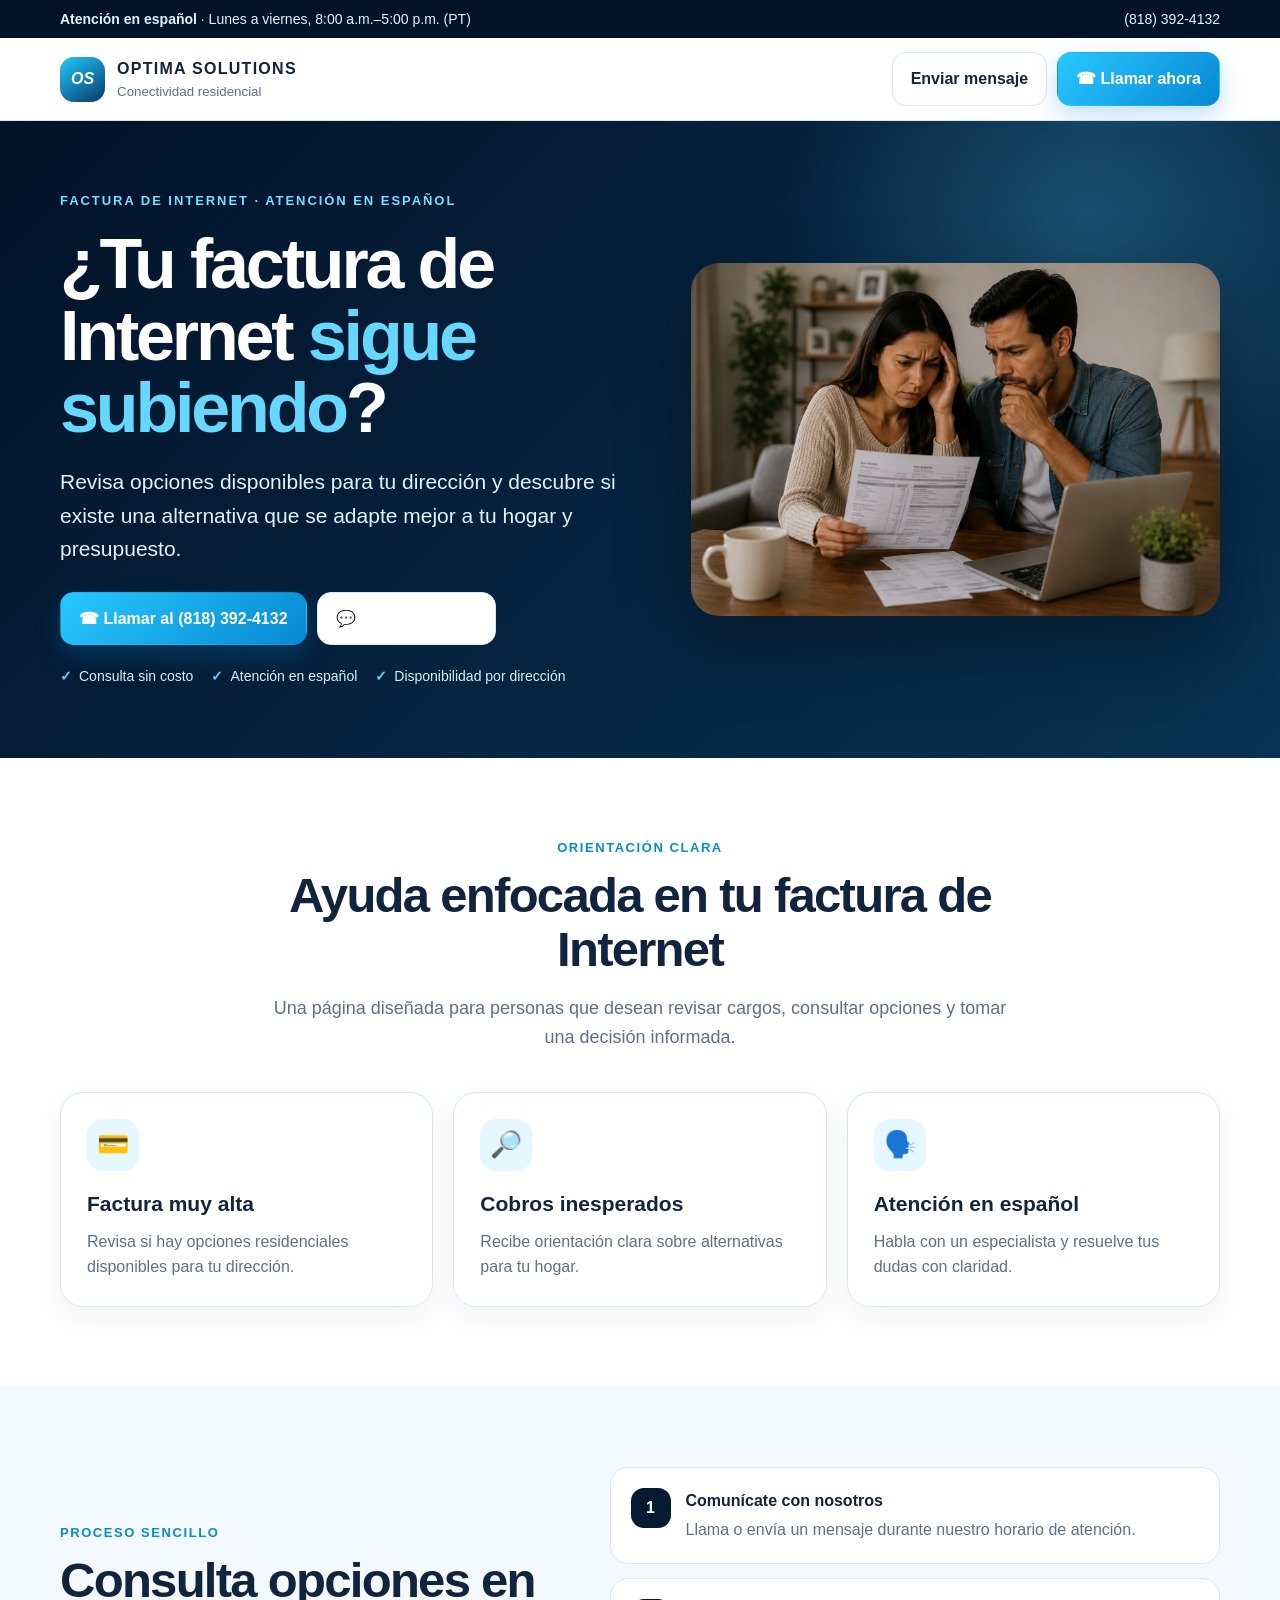
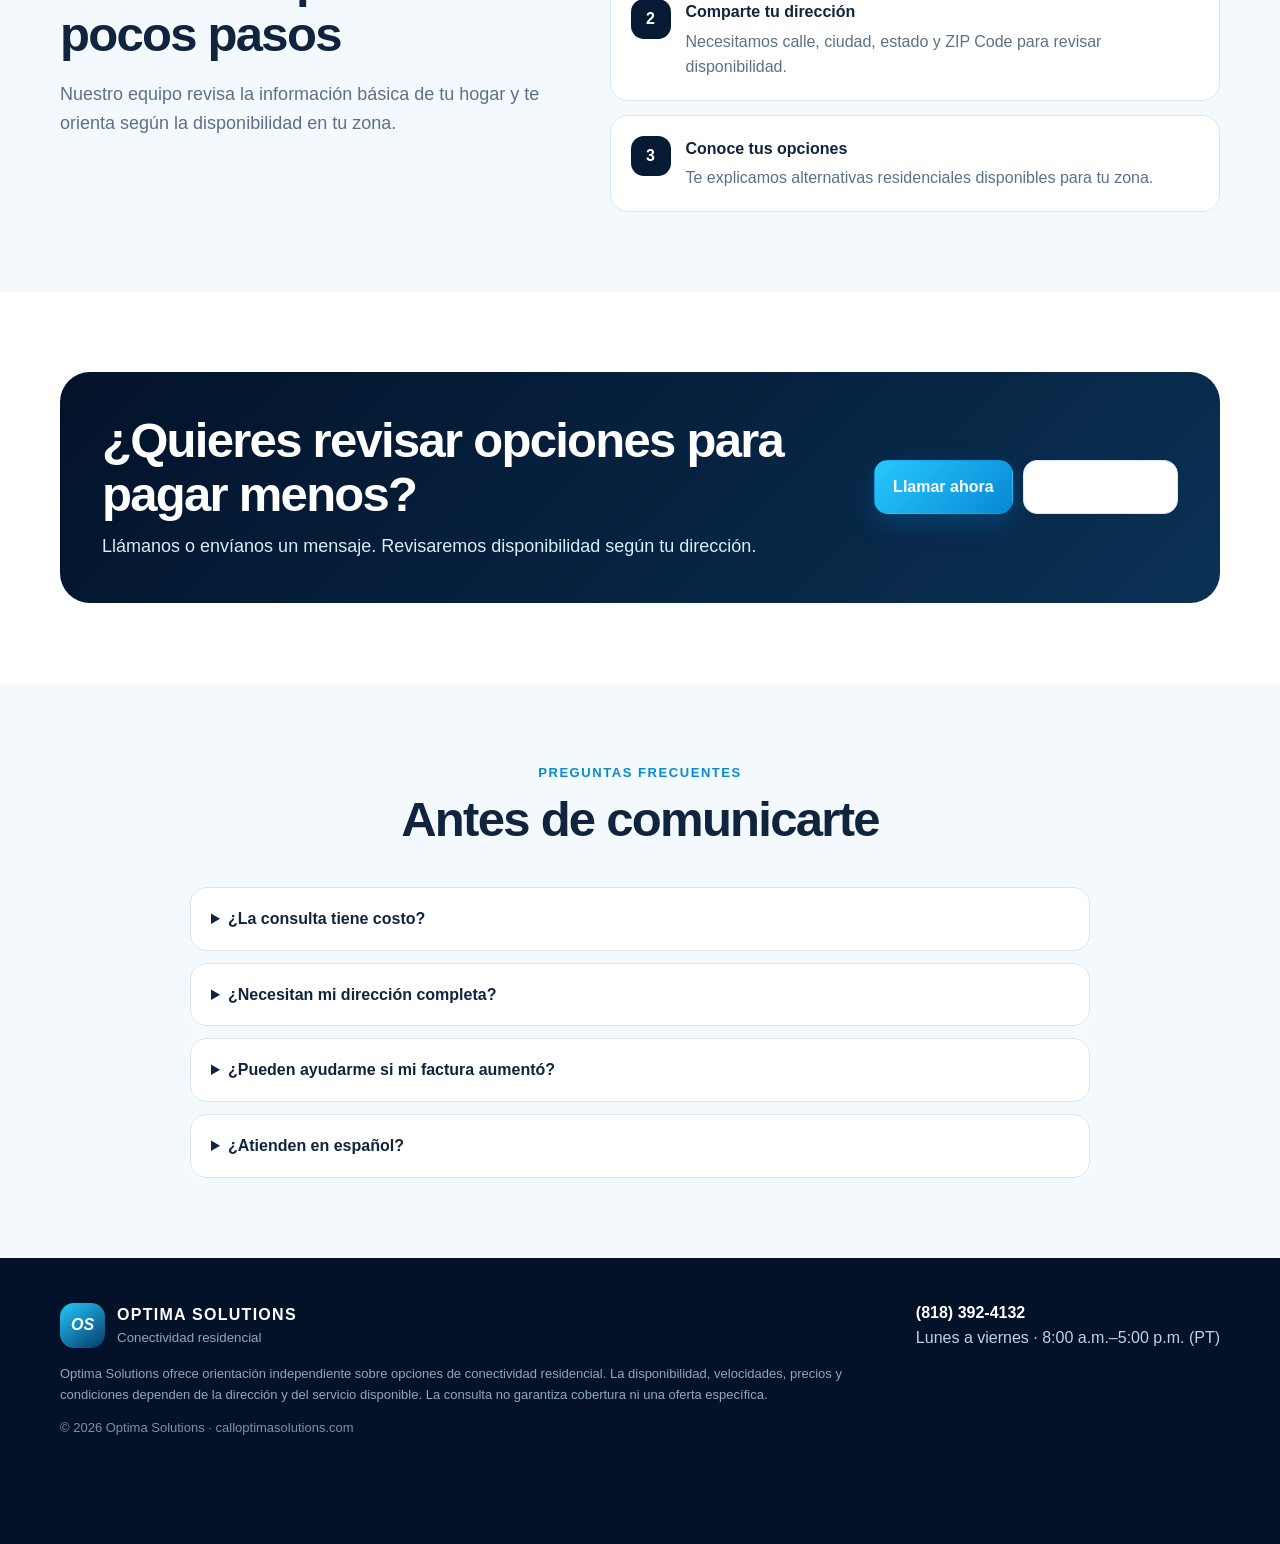
<file: landing/facturacion.html>
<!DOCTYPE html>

<html lang="es">
<head><!-- Google Tag Manager -->
<script>(function(w,d,s,l,i){w[l]=w[l]||[];w[l].push({'gtm.start':
new Date().getTime(),event:'gtm.js'});var f=d.getElementsByTagName(s)[0],
j=d.createElement(s),dl=l!='dataLayer'?'&l='+l:'';j.async=true;j.src=
'https://www.googletagmanager.com/gtm.js?id='+i+dl;f.parentNode.insertBefore(j,f);
})(window,document,'script','dataLayer','GTM-M92R3CHS');</script>
<!-- End Google Tag Manager -->
<meta charset="utf-8"/><meta content="width=device-width,initial-scale=1" name="viewport"/>
<title>Factura de Internet Alta | Consulta Opciones | Optima Solutions</title>
<meta content="¿Tu factura de Internet sigue subiendo? Consulta opciones disponibles para tu dirección y recibe atención en español." name="description"/>
<meta content="y3psctI5ecr9aahqvujj4xo9q3txe5" name="facebook-domain-verification"/>
<link href="https://www.calloptimasolutions.com/landing/facturacion" rel="canonical"/>
<style>
:root{--navy:#061a33;--blue:#0ea5e9;--sky:#58d1ff;--ink:#11243d;--muted:#5d7087;--line:#dae7f1;--soft:#f3f9fc}
*{box-sizing:border-box}html{scroll-behavior:smooth}body{margin:0;font-family:Arial,Helvetica,sans-serif;color:var(--ink);line-height:1.6}a{color:inherit}img{display:block;max-width:100%}
.container{width:min(1160px,calc(100% - 32px));margin:auto}
.top{background:#031229;color:#dff6ff;font-size:14px}.top .container{display:flex;justify-content:space-between;gap:15px;padding:8px 0;flex-wrap:wrap}
header{position:sticky;top:0;z-index:10;background:rgba(255,255,255,.95);backdrop-filter:blur(12px);border-bottom:1px solid var(--line)}
nav{display:flex;align-items:center;justify-content:space-between;padding:14px 0;gap:16px}.brand{display:flex;align-items:center;gap:12px;text-decoration:none}.mark{width:45px;height:45px;border-radius:14px;background:linear-gradient(145deg,#23c9ff,#063a66);display:grid;place-items:center;color:white;font-weight:900;font-style:italic}.brand strong{letter-spacing:.08em}.brand small{display:block;color:var(--muted)}
.actions{display:flex;gap:10px}.btn{display:inline-flex;align-items:center;justify-content:center;text-decoration:none;padding:13px 18px;border-radius:14px;font-weight:800;border:1px solid transparent}.primary{background:linear-gradient(135deg,#28c8ff,#0788d3);color:white;box-shadow:0 10px 25px rgba(7,136,211,.25)}.light{background:white;border-color:var(--line)}
.hero{background:radial-gradient(circle at 85% 15%,rgba(88,209,255,.24),transparent 25%),linear-gradient(135deg,#031229,#083252);color:white;padding:70px 0}.hero-grid{display:grid;grid-template-columns:1.05fr .95fr;gap:46px;align-items:center}.eyebrow{color:#78ddff;font-size:13px;font-weight:900;letter-spacing:.15em;text-transform:uppercase}h1{font-size:clamp(42px,6vw,70px);line-height:1.03;letter-spacing:-.045em;margin:16px 0}h1 span{color:#66d7ff}.lead{font-size:21px;color:#e1f3fa;max-width:680px}.hero .actions{margin:26px 0 20px;flex-wrap:wrap}.trust{display:flex;gap:18px;flex-wrap:wrap;color:#d8eef7;font-size:14px}.trust span:before{content:"✓";color:#55dbff;margin-right:7px;font-weight:900}.hero-img{border-radius:28px;box-shadow:0 30px 70px rgba(0,0,0,.35)}
section{padding:80px 0}.soft{background:var(--soft)}.head{max-width:760px;margin:0 auto 40px;text-align:center}.mini{color:#078bcf;font-size:13px;font-weight:900;letter-spacing:.12em;text-transform:uppercase}h2{font-size:clamp(32px,4.2vw,49px);line-height:1.1;letter-spacing:-.035em;margin:10px 0 14px}.head p,.copy{color:var(--muted);font-size:18px}
.cards{display:grid;grid-template-columns:repeat(3,1fr);gap:20px}.card{border:1px solid var(--line);border-radius:23px;padding:26px;box-shadow:0 10px 30px rgba(5,28,54,.06)}.icon{width:52px;height:52px;border-radius:16px;background:#e5f7ff;display:grid;place-items:center;font-size:26px}.card h3{font-size:21px;margin:16px 0 8px}.card p{color:var(--muted);margin:0}
.split{display:grid;grid-template-columns:.9fr 1.1fr;gap:50px;align-items:center}.steps{list-style:none;padding:0;margin:0;display:grid;gap:14px}.steps li{display:flex;gap:15px;padding:20px;border:1px solid var(--line);border-radius:18px;background:white}.steps b{width:40px;height:40px;border-radius:13px;background:var(--navy);color:white;display:grid;place-items:center;flex:0 0 auto}.steps p{margin:4px 0 0;color:var(--muted)}
.cta{background:linear-gradient(135deg,#031229,#0a3155);color:white;border-radius:30px;padding:42px;display:grid;grid-template-columns:1fr auto;gap:25px;align-items:center}.cta h2{margin:0 0 10px}.cta p{margin:0;color:#d7eef8;font-size:18px}
.faq{max-width:900px;margin:auto;display:grid;gap:12px}details{border:1px solid var(--line);border-radius:16px;padding:0 20px;background:white}summary{font-weight:800;cursor:pointer;padding:18px 0}details p{color:var(--muted);margin:0 0 18px}
footer{background:#031229;color:#bcd4df;padding:42px 0 92px}.foot{display:flex;justify-content:space-between;gap:20px;flex-wrap:wrap}.legal{font-size:13px;color:#8ea8b6;max-width:820px}
.mobile{display:none;position:fixed;left:10px;right:10px;bottom:10px;z-index:20;background:white;border:1px solid var(--line);border-radius:18px;padding:8px;grid-template-columns:1fr 1fr;gap:8px;box-shadow:0 18px 55px rgba(0,0,0,.22)}
@media(max-width:900px){.hero-grid,.split{grid-template-columns:1fr}.cards{grid-template-columns:1fr}.cta{grid-template-columns:1fr}}
@media(max-width:620px){.brand small,.actions .light{display:none}.hero{padding:48px 0}section{padding:60px 0}.mobile{display:grid}footer{padding-bottom:110px}}

/* Preserve the original 3:2 hero image ratio on every screen. */
.hero-img{display:block;width:100%;height:auto!important;aspect-ratio:3/2;object-fit:cover;object-position:center;}
</style>
<script>window.dataLayer=window.dataLayer||[];function lead(t){var d={event:'lead_action',lead_type:t,page:'facturacion'};dataLayer.push(d);if(t.indexOf('call_')===0){dataLayer.push({event:'phone_click',phone_number:'+18183924132',click_location:t,page:d.page})}else if(t.indexOf('message_')===0){dataLayer.push({event:'message_click',click_location:t,page:d.page})}}</script>
<script>!function(f,b,e,v,n,t,s){if(f.fbq)return;n=f.fbq=function(){n.callMethod?n.callMethod.apply(n,arguments):n.queue.push(arguments)};if(!f._fbq)f._fbq=n;n.push=n;n.loaded=!0;n.version='2.0';n.queue=[];t=b.createElement(e);t.async=!0;t.src=v;s=b.getElementsByTagName(e)[0];s.parentNode.insertBefore(t,s)}(window,document,'script','https://connect.facebook.net/en_US/fbevents.js');fbq('init','1009290308591653');fbq('track','PageView');</script>
<meta content="website" property="og:type"/><meta content="es_US" property="og:locale"/><meta content="Optima Solutions" property="og:site_name"/><meta content="Factura de Internet Alta | Consulta Opciones | Optima Solutions" property="og:title"/><meta content="Revisa opciones de Internet disponibles para tu dirección y recibe atención en español." property="og:description"/><meta content="https://www.calloptimasolutions.com/landing/facturacion" property="og:url"/><meta content="https://www.calloptimasolutions.com/assets/images/landing-facturacion.webp" property="og:image"/><meta content="summary_large_image" name="twitter:card"/><meta content="Factura de Internet Alta | Consulta Opciones | Optima Solutions" name="twitter:title"/><meta content="Revisa opciones de Internet disponibles para tu dirección y recibe atención en español." name="twitter:description"/><meta content="https://www.calloptimasolutions.com/assets/images/landing-facturacion.webp" name="twitter:image"/><script type="application/ld+json">{
  "@context": "https://schema.org",
  "@type": "WebPage",
  "name": "Opciones ante una factura de Internet alta",
  "url": "https://www.calloptimasolutions.com/landing/facturacion",
  "description": "Revisa opciones de Internet disponibles para tu dirección y recibe atención en español.",
  "isPartOf": {
    "@type": "WebSite",
    "name": "Optima Solutions",
    "url": "https://www.calloptimasolutions.com/"
  },
  "inLanguage": "es-US"
}</script></head>
<body><!-- Google Tag Manager (noscript) -->
<noscript><iframe height="0" src="https://www.googletagmanager.com/ns.html?id=GTM-M92R3CHS" style="display:none;visibility:hidden" width="0"></iframe></noscript>
<!-- End Google Tag Manager (noscript) -->
<div class="top"><div class="container"><span><b>Atención en español</b> · Lunes a viernes, 8:00 a.m.–5:00 p.m. (PT)</span><span>(818) 392-4132</span></div></div>
<header><div class="container"><nav><a class="brand" href="https://www.calloptimasolutions.com"><span class="mark">OS</span><span><strong>OPTIMA SOLUTIONS</strong><small>Conectividad residencial</small></span></a><div class="actions"><a class="btn light" href="https://m.me/calloptimasolutions" onclick="lead('message_header')" rel="noopener noreferrer" target="_blank">Enviar mensaje</a><a class="btn primary" href="tel:+18183924132" onclick="lead('call_header')">☎ Llamar ahora</a></div></nav></div></header>
<main>
<section class="hero"><div class="container hero-grid"><div><div class="eyebrow">Factura de Internet · Atención en español</div><h1>¿Tu factura de Internet <span>sigue subiendo</span>?</h1><p class="lead">Revisa opciones disponibles para tu dirección y descubre si existe una alternativa que se adapte mejor a tu hogar y presupuesto.</p><div class="actions"><a class="btn primary" href="tel:+18183924132" onclick="lead('call_hero')">☎ Llamar al (818) 392-4132</a><a class="btn light" href="https://m.me/calloptimasolutions" onclick="lead('message_hero')" rel="noopener noreferrer" target="_blank">💬 Enviar mensaje</a></div><div class="trust"><span>Consulta sin costo</span><span>Atención en español</span><span>Disponibilidad por dirección</span></div></div><img alt="Pareja revisando una factura de Internet en casa" class="hero-img" decoding="async" fetchpriority="high" height="1024" src="/assets/images/landing-facturacion.webp" width="1536"/></div></section>
<section><div class="container"><div class="head"><div class="mini">Orientación clara</div><h2>Ayuda enfocada en tu factura de Internet</h2><p>Una página diseñada para personas que desean revisar cargos, consultar opciones y tomar una decisión informada.</p></div><div class="cards"><article class="card"><div class="icon">💳</div><h3>Factura muy alta</h3><p>Revisa si hay opciones residenciales disponibles para tu dirección.</p></article><article class="card"><div class="icon">🔎</div><h3>Cobros inesperados</h3><p>Recibe orientación clara sobre alternativas para tu hogar.</p></article><article class="card"><div class="icon">🗣️</div><h3>Atención en español</h3><p>Habla con un especialista y resuelve tus dudas con claridad.</p></article></div></div></section>
<section class="soft"><div class="container split"><div><div class="mini">Proceso sencillo</div><h2>Consulta opciones en pocos pasos</h2><p class="copy">Nuestro equipo revisa la información básica de tu hogar y te orienta según la disponibilidad en tu zona.</p></div><ol class="steps"><li><b>1</b><div><strong>Comunícate con nosotros</strong><p>Llama o envía un mensaje durante nuestro horario de atención.</p></div></li><li><b>2</b><div><strong>Comparte tu dirección</strong><p>Necesitamos calle, ciudad, estado y ZIP Code para revisar disponibilidad.</p></div></li><li><b>3</b><div><strong>Conoce tus opciones</strong><p>Te explicamos alternativas residenciales disponibles para tu zona.</p></div></li></ol></div></section>
<section><div class="container"><div class="cta"><div><h2>¿Quieres revisar opciones para pagar menos?</h2><p>Llámanos o envíanos un mensaje. Revisaremos disponibilidad según tu dirección.</p></div><div class="actions"><a class="btn primary" href="tel:+18183924132" onclick="lead('call_cta')">Llamar ahora</a><a class="btn light" href="https://m.me/calloptimasolutions" onclick="lead('message_cta')" rel="noopener noreferrer" target="_blank">Enviar mensaje</a></div></div></div></section>
<section class="soft"><div class="container"><div class="head"><div class="mini">Preguntas frecuentes</div><h2>Antes de comunicarte</h2></div><div class="faq"><details><summary>¿La consulta tiene costo?</summary><p>No. La consulta inicial de disponibilidad es gratuita.</p></details><details><summary>¿Necesitan mi dirección completa?</summary><p>Sí. La disponibilidad puede cambiar de una calle a otra.</p></details><details><summary>¿Pueden ayudarme si mi factura aumentó?</summary><p>Podemos revisar opciones residenciales disponibles y orientarte sobre alternativas para tu hogar.</p></details><details><summary>¿Atienden en español?</summary><p>Sí. Nuestro equipo atiende en español de lunes a viernes.</p></details></div></div></section>
</main>
<footer><div class="container"><div class="foot"><a class="brand" href="https://www.calloptimasolutions.com" style="color:white"><span class="mark">OS</span><span><strong>OPTIMA SOLUTIONS</strong><small style="color:#8ea8b6">Conectividad residencial</small></span></a><div><b style="color:white">(818) 392-4132</b><br/>Lunes a viernes · 8:00 a.m.–5:00 p.m. (PT)</div></div><p class="legal">Optima Solutions ofrece orientación independiente sobre opciones de conectividad residencial. La disponibilidad, velocidades, precios y condiciones dependen de la dirección y del servicio disponible. La consulta no garantiza cobertura ni una oferta específica.</p><p style="font-size:13px;color:#7893a2">© 2026 Optima Solutions · calloptimasolutions.com</p></div></footer>
<div class="mobile"><a class="btn" href="https://m.me/calloptimasolutions" onclick="lead('message_mobile')" rel="noopener noreferrer" style="background:#061a33;color:white" target="_blank">Mensaje</a><a class="btn primary" href="tel:+18183924132" onclick="lead('call_mobile')">Llamar</a></div>
</body></html>
</file>
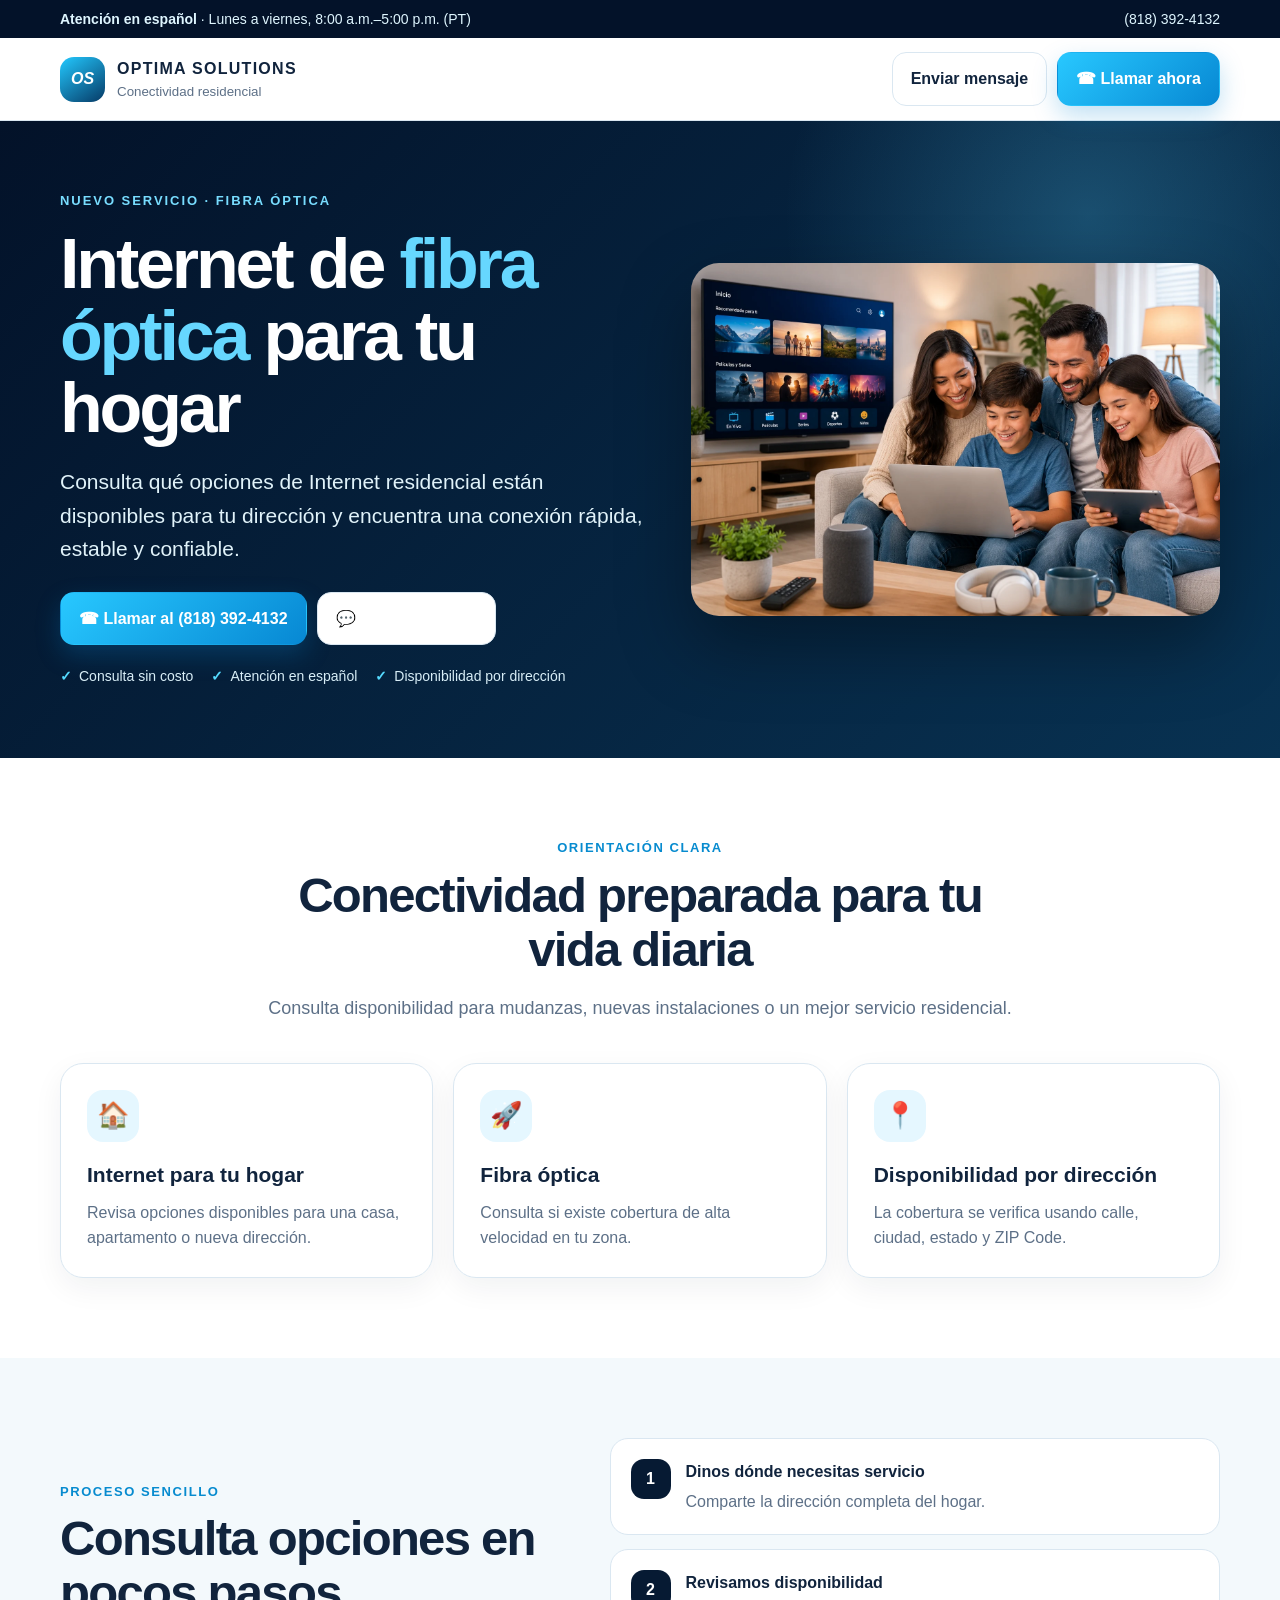
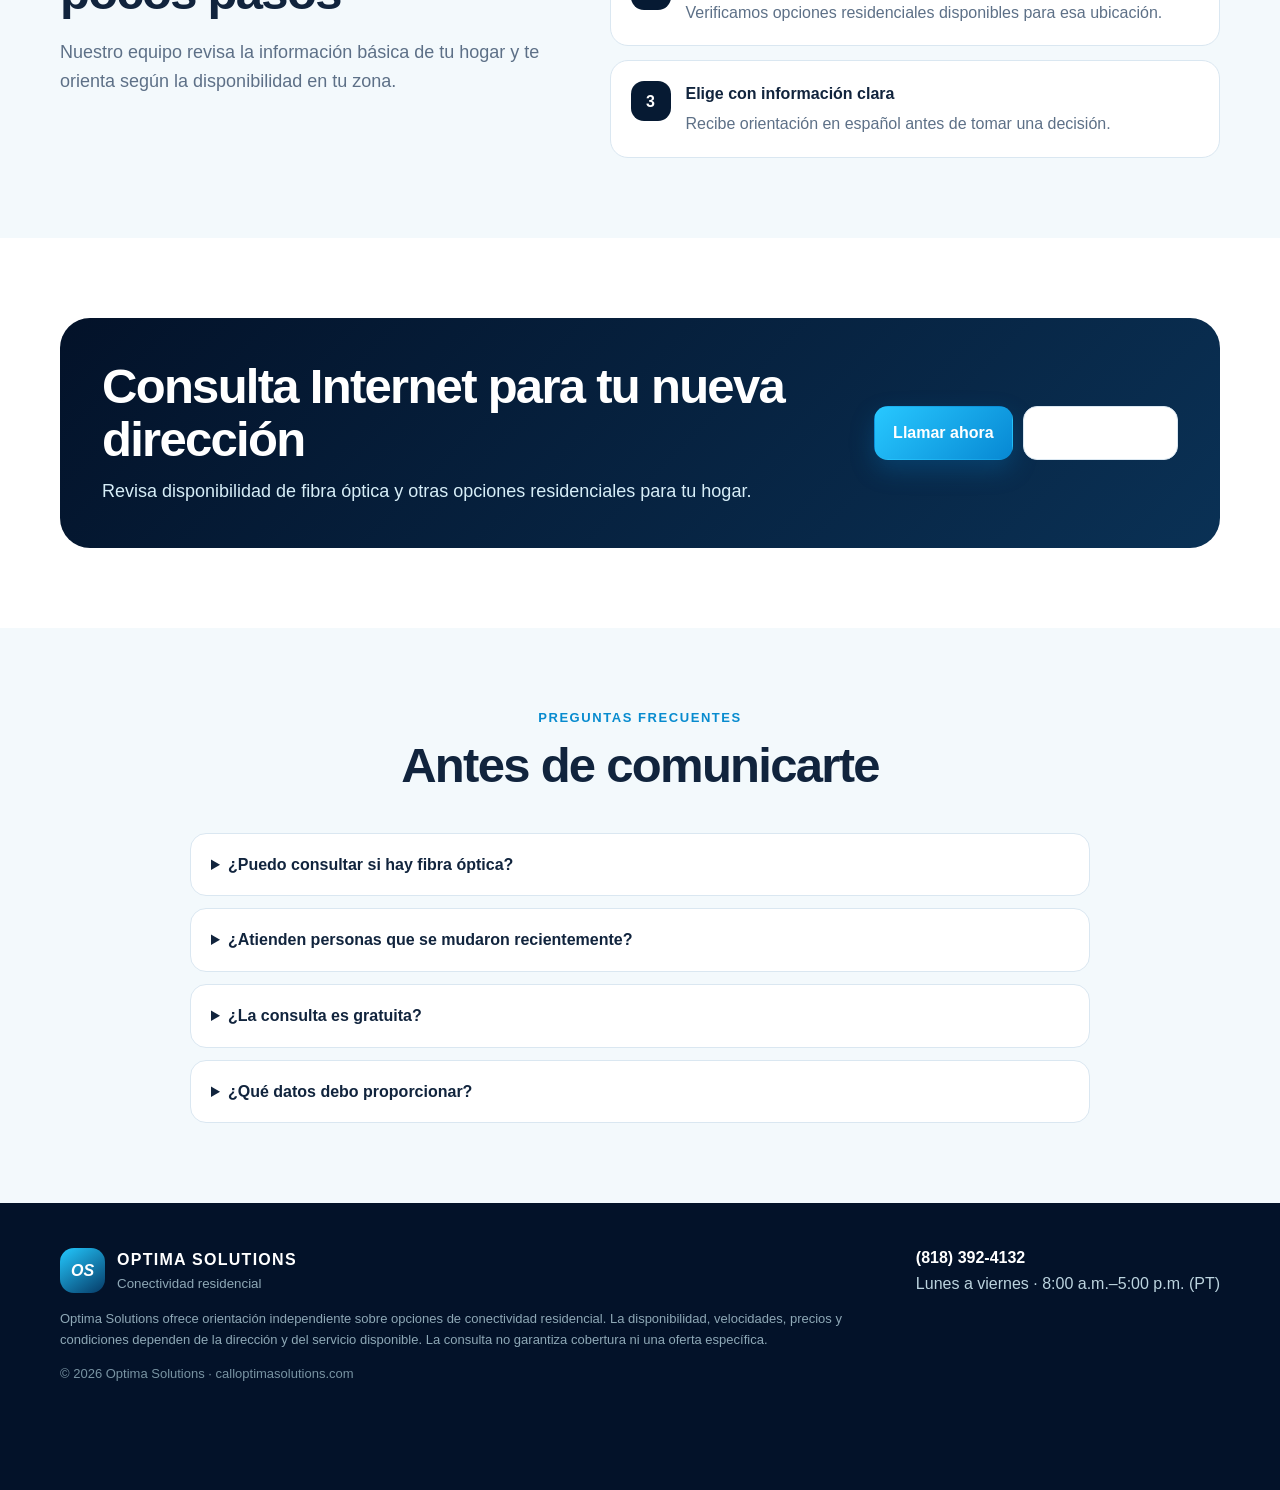
<file: landing/nuevo-servicio.html>
<!DOCTYPE html>

<html lang="es">
<head><!-- Google Tag Manager -->
<script>(function(w,d,s,l,i){w[l]=w[l]||[];w[l].push({'gtm.start':
new Date().getTime(),event:'gtm.js'});var f=d.getElementsByTagName(s)[0],
j=d.createElement(s),dl=l!='dataLayer'?'&l='+l:'';j.async=true;j.src=
'https://www.googletagmanager.com/gtm.js?id='+i+dl;f.parentNode.insertBefore(j,f);
})(window,document,'script','dataLayer','GTM-M92R3CHS');</script>
<!-- End Google Tag Manager -->
<meta charset="utf-8"/><meta content="width=device-width,initial-scale=1" name="viewport"/>
<title>Internet de Fibra Óptica para tu Hogar | Optima Solutions</title>
<meta content="Consulta si hay Internet de fibra óptica o mejores opciones residenciales disponibles para tu dirección." name="description"/>
<meta content="y3psctI5ecr9aahqvujj4xo9q3txe5" name="facebook-domain-verification"/>
<link href="https://www.calloptimasolutions.com/landing/nuevo-servicio" rel="canonical"/>
<style>
:root{--navy:#061a33;--blue:#0ea5e9;--sky:#58d1ff;--ink:#11243d;--muted:#5d7087;--line:#dae7f1;--soft:#f3f9fc}
*{box-sizing:border-box}html{scroll-behavior:smooth}body{margin:0;font-family:Arial,Helvetica,sans-serif;color:var(--ink);line-height:1.6}a{color:inherit}img{display:block;max-width:100%}
.container{width:min(1160px,calc(100% - 32px));margin:auto}
.top{background:#031229;color:#dff6ff;font-size:14px}.top .container{display:flex;justify-content:space-between;gap:15px;padding:8px 0;flex-wrap:wrap}
header{position:sticky;top:0;z-index:10;background:rgba(255,255,255,.95);backdrop-filter:blur(12px);border-bottom:1px solid var(--line)}
nav{display:flex;align-items:center;justify-content:space-between;padding:14px 0;gap:16px}.brand{display:flex;align-items:center;gap:12px;text-decoration:none}.mark{width:45px;height:45px;border-radius:14px;background:linear-gradient(145deg,#23c9ff,#063a66);display:grid;place-items:center;color:white;font-weight:900;font-style:italic}.brand strong{letter-spacing:.08em}.brand small{display:block;color:var(--muted)}
.actions{display:flex;gap:10px}.btn{display:inline-flex;align-items:center;justify-content:center;text-decoration:none;padding:13px 18px;border-radius:14px;font-weight:800;border:1px solid transparent}.primary{background:linear-gradient(135deg,#28c8ff,#0788d3);color:white;box-shadow:0 10px 25px rgba(7,136,211,.25)}.light{background:white;border-color:var(--line)}
.hero{background:radial-gradient(circle at 85% 15%,rgba(88,209,255,.24),transparent 25%),linear-gradient(135deg,#031229,#083252);color:white;padding:70px 0}.hero-grid{display:grid;grid-template-columns:1.05fr .95fr;gap:46px;align-items:center}.eyebrow{color:#78ddff;font-size:13px;font-weight:900;letter-spacing:.15em;text-transform:uppercase}h1{font-size:clamp(42px,6vw,70px);line-height:1.03;letter-spacing:-.045em;margin:16px 0}h1 span{color:#66d7ff}.lead{font-size:21px;color:#e1f3fa;max-width:680px}.hero .actions{margin:26px 0 20px;flex-wrap:wrap}.trust{display:flex;gap:18px;flex-wrap:wrap;color:#d8eef7;font-size:14px}.trust span:before{content:"✓";color:#55dbff;margin-right:7px;font-weight:900}.hero-img{border-radius:28px;box-shadow:0 30px 70px rgba(0,0,0,.35)}
section{padding:80px 0}.soft{background:var(--soft)}.head{max-width:760px;margin:0 auto 40px;text-align:center}.mini{color:#078bcf;font-size:13px;font-weight:900;letter-spacing:.12em;text-transform:uppercase}h2{font-size:clamp(32px,4.2vw,49px);line-height:1.1;letter-spacing:-.035em;margin:10px 0 14px}.head p,.copy{color:var(--muted);font-size:18px}
.cards{display:grid;grid-template-columns:repeat(3,1fr);gap:20px}.card{border:1px solid var(--line);border-radius:23px;padding:26px;box-shadow:0 10px 30px rgba(5,28,54,.06)}.icon{width:52px;height:52px;border-radius:16px;background:#e5f7ff;display:grid;place-items:center;font-size:26px}.card h3{font-size:21px;margin:16px 0 8px}.card p{color:var(--muted);margin:0}
.split{display:grid;grid-template-columns:.9fr 1.1fr;gap:50px;align-items:center}.steps{list-style:none;padding:0;margin:0;display:grid;gap:14px}.steps li{display:flex;gap:15px;padding:20px;border:1px solid var(--line);border-radius:18px;background:white}.steps b{width:40px;height:40px;border-radius:13px;background:var(--navy);color:white;display:grid;place-items:center;flex:0 0 auto}.steps p{margin:4px 0 0;color:var(--muted)}
.cta{background:linear-gradient(135deg,#031229,#0a3155);color:white;border-radius:30px;padding:42px;display:grid;grid-template-columns:1fr auto;gap:25px;align-items:center}.cta h2{margin:0 0 10px}.cta p{margin:0;color:#d7eef8;font-size:18px}
.faq{max-width:900px;margin:auto;display:grid;gap:12px}details{border:1px solid var(--line);border-radius:16px;padding:0 20px;background:white}summary{font-weight:800;cursor:pointer;padding:18px 0}details p{color:var(--muted);margin:0 0 18px}
footer{background:#031229;color:#bcd4df;padding:42px 0 92px}.foot{display:flex;justify-content:space-between;gap:20px;flex-wrap:wrap}.legal{font-size:13px;color:#8ea8b6;max-width:820px}
.mobile{display:none;position:fixed;left:10px;right:10px;bottom:10px;z-index:20;background:white;border:1px solid var(--line);border-radius:18px;padding:8px;grid-template-columns:1fr 1fr;gap:8px;box-shadow:0 18px 55px rgba(0,0,0,.22)}
@media(max-width:900px){.hero-grid,.split{grid-template-columns:1fr}.cards{grid-template-columns:1fr}.cta{grid-template-columns:1fr}}
@media(max-width:620px){.brand small,.actions .light{display:none}.hero{padding:48px 0}section{padding:60px 0}.mobile{display:grid}footer{padding-bottom:110px}}

/* Preserve the original 3:2 hero image ratio on every screen. */
.hero-img{display:block;width:100%;height:auto!important;aspect-ratio:3/2;object-fit:cover;object-position:center;}
</style>
<script>window.dataLayer=window.dataLayer||[];function lead(t){var d={event:'lead_action',lead_type:t,page:'nuevo-servicio'};dataLayer.push(d);if(t.indexOf('call_')===0){dataLayer.push({event:'phone_click',phone_number:'+18183924132',click_location:t,page:d.page})}else if(t.indexOf('message_')===0){dataLayer.push({event:'message_click',click_location:t,page:d.page})}}</script>
<script>!function(f,b,e,v,n,t,s){if(f.fbq)return;n=f.fbq=function(){n.callMethod?n.callMethod.apply(n,arguments):n.queue.push(arguments)};if(!f._fbq)f._fbq=n;n.push=n;n.loaded=!0;n.version='2.0';n.queue=[];t=b.createElement(e);t.async=!0;t.src=v;s=b.getElementsByTagName(e)[0];s.parentNode.insertBefore(t,s)}(window,document,'script','https://connect.facebook.net/en_US/fbevents.js');fbq('init','1009290308591653');fbq('track','PageView');</script>
<meta content="website" property="og:type"/><meta content="es_US" property="og:locale"/><meta content="Optima Solutions" property="og:site_name"/><meta content="Internet de Fibra Óptica para tu Hogar | Optima Solutions" property="og:title"/><meta content="Consulta disponibilidad de Internet residencial y fibra óptica para tu dirección." property="og:description"/><meta content="https://www.calloptimasolutions.com/landing/nuevo-servicio" property="og:url"/><meta content="https://www.calloptimasolutions.com/assets/images/landing-nuevo-servicio.webp" property="og:image"/><meta content="summary_large_image" name="twitter:card"/><meta content="Internet de Fibra Óptica para tu Hogar | Optima Solutions" name="twitter:title"/><meta content="Consulta disponibilidad de Internet residencial y fibra óptica para tu dirección." name="twitter:description"/><meta content="https://www.calloptimasolutions.com/assets/images/landing-nuevo-servicio.webp" name="twitter:image"/><script type="application/ld+json">{
  "@context": "https://schema.org",
  "@type": "WebPage",
  "name": "Internet residencial y fibra óptica para el hogar",
  "url": "https://www.calloptimasolutions.com/landing/nuevo-servicio",
  "description": "Consulta disponibilidad de Internet residencial y fibra óptica para tu dirección.",
  "isPartOf": {
    "@type": "WebSite",
    "name": "Optima Solutions",
    "url": "https://www.calloptimasolutions.com/"
  },
  "inLanguage": "es-US"
}</script></head>
<body><!-- Google Tag Manager (noscript) -->
<noscript><iframe height="0" src="https://www.googletagmanager.com/ns.html?id=GTM-M92R3CHS" style="display:none;visibility:hidden" width="0"></iframe></noscript>
<!-- End Google Tag Manager (noscript) -->
<div class="top"><div class="container"><span><b>Atención en español</b> · Lunes a viernes, 8:00 a.m.–5:00 p.m. (PT)</span><span>(818) 392-4132</span></div></div>
<header><div class="container"><nav><a class="brand" href="https://www.calloptimasolutions.com"><span class="mark">OS</span><span><strong>OPTIMA SOLUTIONS</strong><small>Conectividad residencial</small></span></a><div class="actions"><a class="btn light" href="https://m.me/calloptimasolutions" onclick="lead('message_header')" rel="noopener noreferrer" target="_blank">Enviar mensaje</a><a class="btn primary" href="tel:+18183924132" onclick="lead('call_header')">☎ Llamar ahora</a></div></nav></div></header>
<main>
<section class="hero"><div class="container hero-grid"><div><div class="eyebrow">Nuevo servicio · Fibra óptica</div><h1>Internet de <span>fibra óptica</span> para tu hogar</h1><p class="lead">Consulta qué opciones de Internet residencial están disponibles para tu dirección y encuentra una conexión rápida, estable y confiable.</p><div class="actions"><a class="btn primary" href="tel:+18183924132" onclick="lead('call_hero')">☎ Llamar al (818) 392-4132</a><a class="btn light" href="https://m.me/calloptimasolutions" onclick="lead('message_hero')" rel="noopener noreferrer" target="_blank">💬 Enviar mensaje</a></div><div class="trust"><span>Consulta sin costo</span><span>Atención en español</span><span>Disponibilidad por dirección</span></div></div><img alt="Familia disfrutando Internet residencial en múltiples dispositivos" class="hero-img" decoding="async" fetchpriority="high" height="1024" src="/assets/images/landing-nuevo-servicio.webp" width="1536"/></div></section>
<section><div class="container"><div class="head"><div class="mini">Orientación clara</div><h2>Conectividad preparada para tu vida diaria</h2><p>Consulta disponibilidad para mudanzas, nuevas instalaciones o un mejor servicio residencial.</p></div><div class="cards"><article class="card"><div class="icon">🏠</div><h3>Internet para tu hogar</h3><p>Revisa opciones disponibles para una casa, apartamento o nueva dirección.</p></article><article class="card"><div class="icon">🚀</div><h3>Fibra óptica</h3><p>Consulta si existe cobertura de alta velocidad en tu zona.</p></article><article class="card"><div class="icon">📍</div><h3>Disponibilidad por dirección</h3><p>La cobertura se verifica usando calle, ciudad, estado y ZIP Code.</p></article></div></div></section>
<section class="soft"><div class="container split"><div><div class="mini">Proceso sencillo</div><h2>Consulta opciones en pocos pasos</h2><p class="copy">Nuestro equipo revisa la información básica de tu hogar y te orienta según la disponibilidad en tu zona.</p></div><ol class="steps"><li><b>1</b><div><strong>Dinos dónde necesitas servicio</strong><p>Comparte la dirección completa del hogar.</p></div></li><li><b>2</b><div><strong>Revisamos disponibilidad</strong><p>Verificamos opciones residenciales disponibles para esa ubicación.</p></div></li><li><b>3</b><div><strong>Elige con información clara</strong><p>Recibe orientación en español antes de tomar una decisión.</p></div></li></ol></div></section>
<section><div class="container"><div class="cta"><div><h2>Consulta Internet para tu nueva dirección</h2><p>Revisa disponibilidad de fibra óptica y otras opciones residenciales para tu hogar.</p></div><div class="actions"><a class="btn primary" href="tel:+18183924132" onclick="lead('call_cta')">Llamar ahora</a><a class="btn light" href="https://m.me/calloptimasolutions" onclick="lead('message_cta')" rel="noopener noreferrer" target="_blank">Enviar mensaje</a></div></div></div></section>
<section class="soft"><div class="container"><div class="head"><div class="mini">Preguntas frecuentes</div><h2>Antes de comunicarte</h2></div><div class="faq"><details><summary>¿Puedo consultar si hay fibra óptica?</summary><p>Sí. Necesitamos tu dirección completa para revisar disponibilidad.</p></details><details><summary>¿Atienden personas que se mudaron recientemente?</summary><p>Sí. Podemos revisar opciones para una nueva casa o apartamento.</p></details><details><summary>¿La consulta es gratuita?</summary><p>Sí. La consulta inicial de disponibilidad no tiene costo.</p></details><details><summary>¿Qué datos debo proporcionar?</summary><p>Nombre, número de teléfono y dirección completa con ZIP Code.</p></details></div></div></section>
</main>
<footer><div class="container"><div class="foot"><a class="brand" href="https://www.calloptimasolutions.com" style="color:white"><span class="mark">OS</span><span><strong>OPTIMA SOLUTIONS</strong><small style="color:#8ea8b6">Conectividad residencial</small></span></a><div><b style="color:white">(818) 392-4132</b><br/>Lunes a viernes · 8:00 a.m.–5:00 p.m. (PT)</div></div><p class="legal">Optima Solutions ofrece orientación independiente sobre opciones de conectividad residencial. La disponibilidad, velocidades, precios y condiciones dependen de la dirección y del servicio disponible. La consulta no garantiza cobertura ni una oferta específica.</p><p style="font-size:13px;color:#7893a2">© 2026 Optima Solutions · calloptimasolutions.com</p></div></footer>
<div class="mobile"><a class="btn" href="https://m.me/calloptimasolutions" onclick="lead('message_mobile')" rel="noopener noreferrer" style="background:#061a33;color:white" target="_blank">Mensaje</a><a class="btn primary" href="tel:+18183924132" onclick="lead('call_mobile')">Llamar</a></div>
</body></html>
</file>
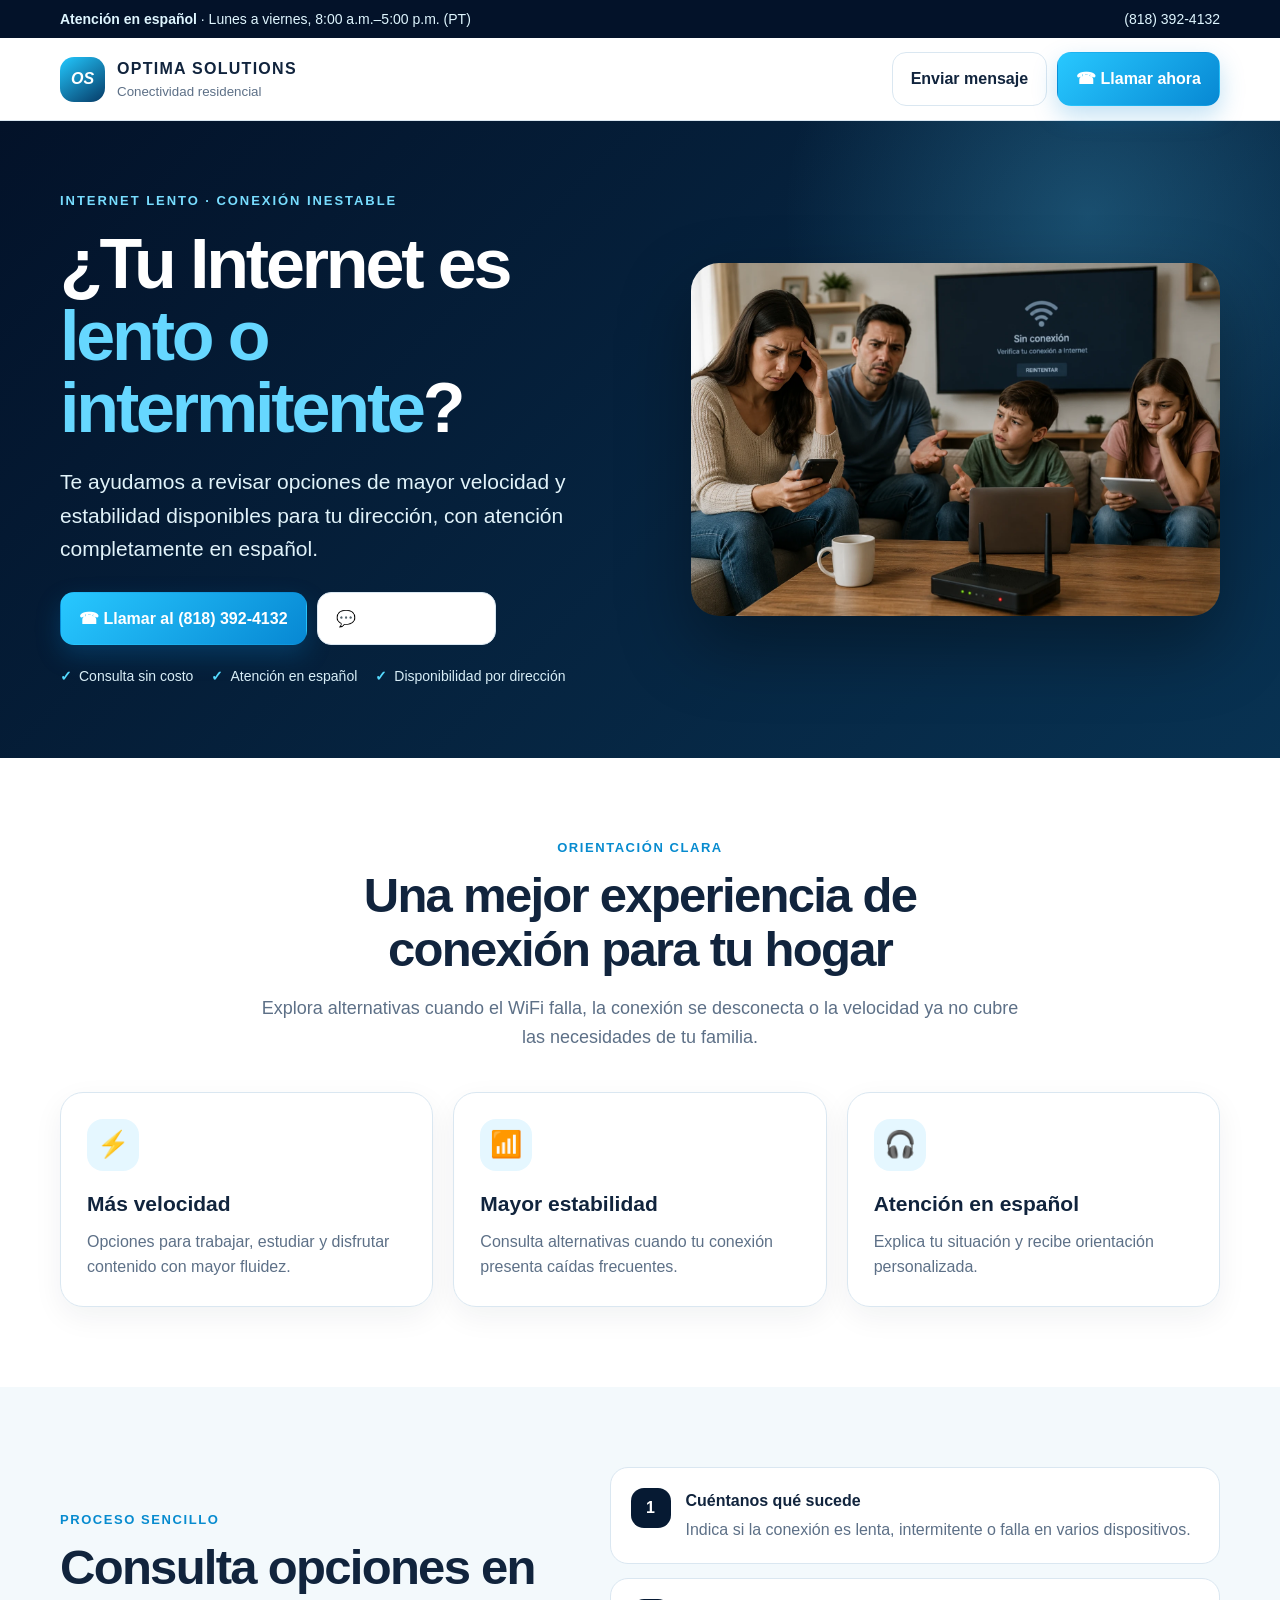
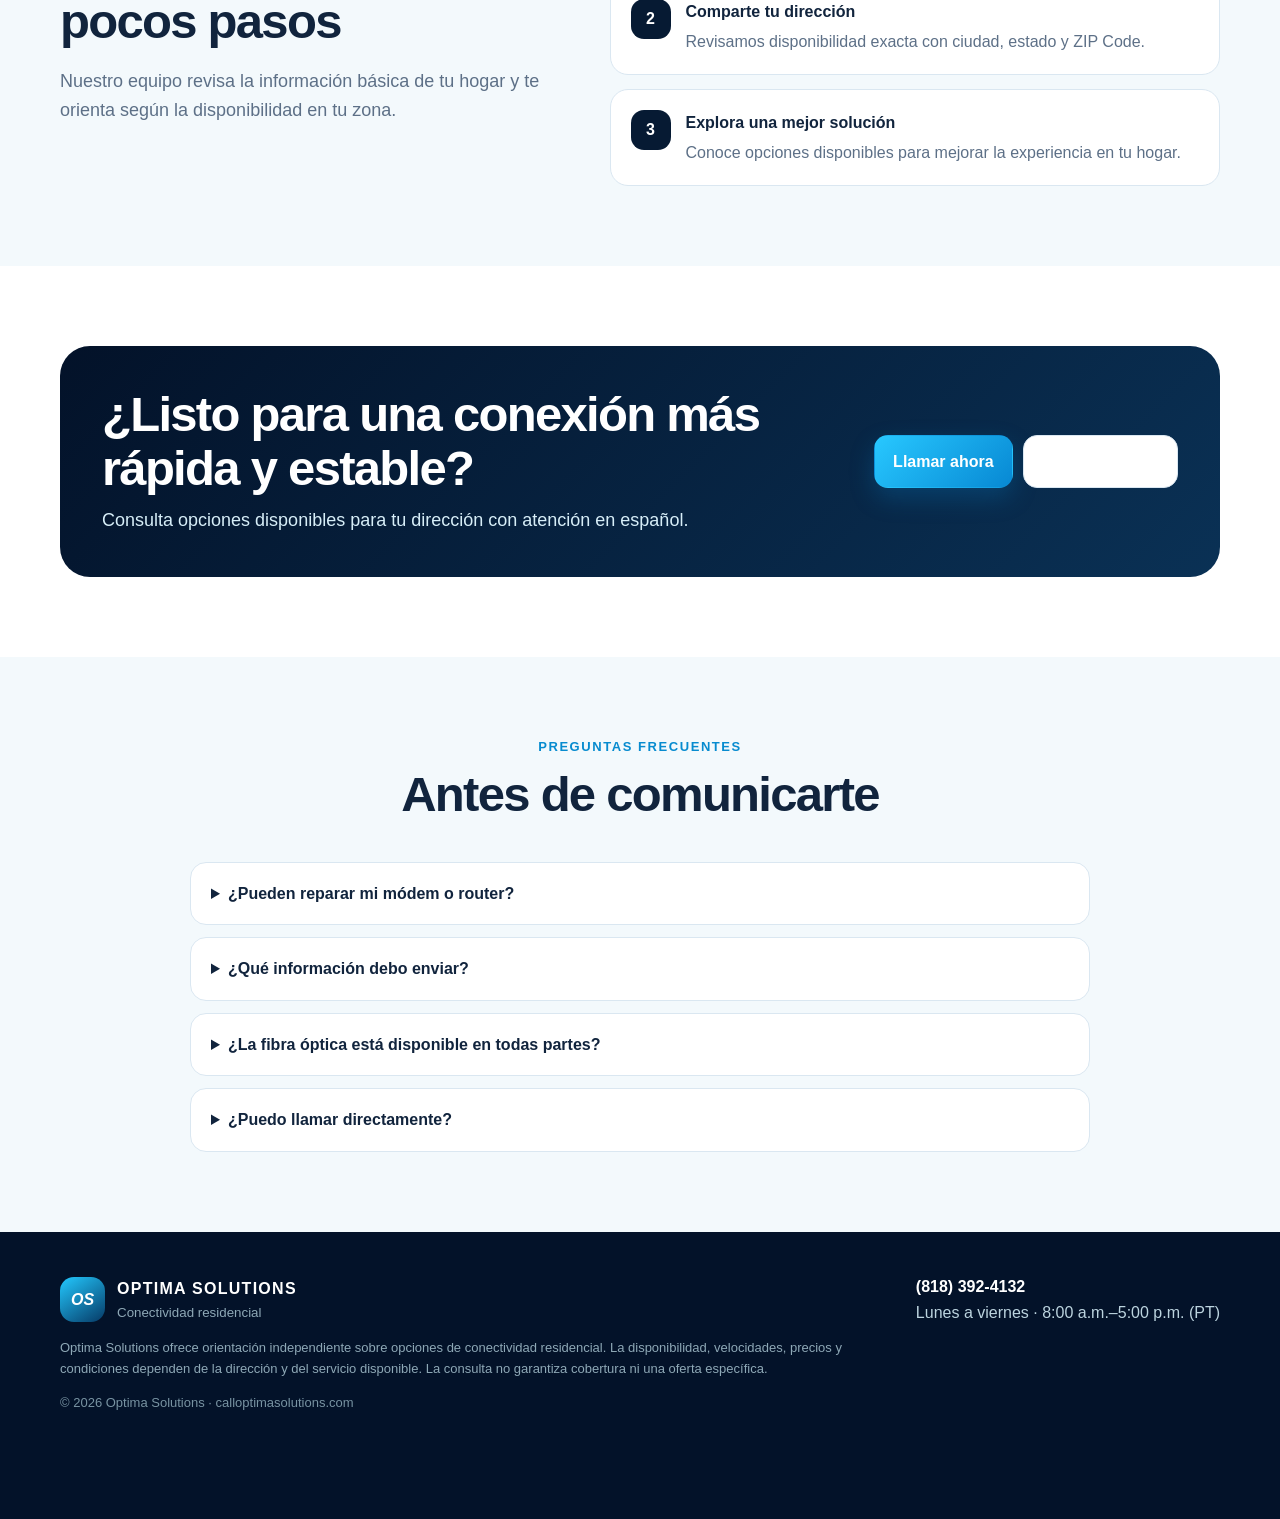
<file: landing/soporte-tecnico.html>
<!DOCTYPE html>

<html lang="es">
<head><!-- Google Tag Manager -->
<script>(function(w,d,s,l,i){w[l]=w[l]||[];w[l].push({'gtm.start':
new Date().getTime(),event:'gtm.js'});var f=d.getElementsByTagName(s)[0],
j=d.createElement(s),dl=l!='dataLayer'?'&l='+l:'';j.async=true;j.src=
'https://www.googletagmanager.com/gtm.js?id='+i+dl;f.parentNode.insertBefore(j,f);
})(window,document,'script','dataLayer','GTM-M92R3CHS');</script>
<!-- End Google Tag Manager -->
<meta charset="utf-8"/><meta content="width=device-width,initial-scale=1" name="viewport"/>
<title>Internet Lento o Intermitente | Consulta Opciones | Optima Solutions</title>
<meta content="¿Tu Internet es lento o se desconecta? Consulta opciones de mayor velocidad y estabilidad disponibles para tu dirección." name="description"/>
<meta content="y3psctI5ecr9aahqvujj4xo9q3txe5" name="facebook-domain-verification"/>
<link href="https://www.calloptimasolutions.com/landing/soporte-tecnico" rel="canonical"/>
<style>
:root{--navy:#061a33;--blue:#0ea5e9;--sky:#58d1ff;--ink:#11243d;--muted:#5d7087;--line:#dae7f1;--soft:#f3f9fc}
*{box-sizing:border-box}html{scroll-behavior:smooth}body{margin:0;font-family:Arial,Helvetica,sans-serif;color:var(--ink);line-height:1.6}a{color:inherit}img{display:block;max-width:100%}
.container{width:min(1160px,calc(100% - 32px));margin:auto}
.top{background:#031229;color:#dff6ff;font-size:14px}.top .container{display:flex;justify-content:space-between;gap:15px;padding:8px 0;flex-wrap:wrap}
header{position:sticky;top:0;z-index:10;background:rgba(255,255,255,.95);backdrop-filter:blur(12px);border-bottom:1px solid var(--line)}
nav{display:flex;align-items:center;justify-content:space-between;padding:14px 0;gap:16px}.brand{display:flex;align-items:center;gap:12px;text-decoration:none}.mark{width:45px;height:45px;border-radius:14px;background:linear-gradient(145deg,#23c9ff,#063a66);display:grid;place-items:center;color:white;font-weight:900;font-style:italic}.brand strong{letter-spacing:.08em}.brand small{display:block;color:var(--muted)}
.actions{display:flex;gap:10px}.btn{display:inline-flex;align-items:center;justify-content:center;text-decoration:none;padding:13px 18px;border-radius:14px;font-weight:800;border:1px solid transparent}.primary{background:linear-gradient(135deg,#28c8ff,#0788d3);color:white;box-shadow:0 10px 25px rgba(7,136,211,.25)}.light{background:white;border-color:var(--line)}
.hero{background:radial-gradient(circle at 85% 15%,rgba(88,209,255,.24),transparent 25%),linear-gradient(135deg,#031229,#083252);color:white;padding:70px 0}.hero-grid{display:grid;grid-template-columns:1.05fr .95fr;gap:46px;align-items:center}.eyebrow{color:#78ddff;font-size:13px;font-weight:900;letter-spacing:.15em;text-transform:uppercase}h1{font-size:clamp(42px,6vw,70px);line-height:1.03;letter-spacing:-.045em;margin:16px 0}h1 span{color:#66d7ff}.lead{font-size:21px;color:#e1f3fa;max-width:680px}.hero .actions{margin:26px 0 20px;flex-wrap:wrap}.trust{display:flex;gap:18px;flex-wrap:wrap;color:#d8eef7;font-size:14px}.trust span:before{content:"✓";color:#55dbff;margin-right:7px;font-weight:900}.hero-img{border-radius:28px;box-shadow:0 30px 70px rgba(0,0,0,.35)}
section{padding:80px 0}.soft{background:var(--soft)}.head{max-width:760px;margin:0 auto 40px;text-align:center}.mini{color:#078bcf;font-size:13px;font-weight:900;letter-spacing:.12em;text-transform:uppercase}h2{font-size:clamp(32px,4.2vw,49px);line-height:1.1;letter-spacing:-.035em;margin:10px 0 14px}.head p,.copy{color:var(--muted);font-size:18px}
.cards{display:grid;grid-template-columns:repeat(3,1fr);gap:20px}.card{border:1px solid var(--line);border-radius:23px;padding:26px;box-shadow:0 10px 30px rgba(5,28,54,.06)}.icon{width:52px;height:52px;border-radius:16px;background:#e5f7ff;display:grid;place-items:center;font-size:26px}.card h3{font-size:21px;margin:16px 0 8px}.card p{color:var(--muted);margin:0}
.split{display:grid;grid-template-columns:.9fr 1.1fr;gap:50px;align-items:center}.steps{list-style:none;padding:0;margin:0;display:grid;gap:14px}.steps li{display:flex;gap:15px;padding:20px;border:1px solid var(--line);border-radius:18px;background:white}.steps b{width:40px;height:40px;border-radius:13px;background:var(--navy);color:white;display:grid;place-items:center;flex:0 0 auto}.steps p{margin:4px 0 0;color:var(--muted)}
.cta{background:linear-gradient(135deg,#031229,#0a3155);color:white;border-radius:30px;padding:42px;display:grid;grid-template-columns:1fr auto;gap:25px;align-items:center}.cta h2{margin:0 0 10px}.cta p{margin:0;color:#d7eef8;font-size:18px}
.faq{max-width:900px;margin:auto;display:grid;gap:12px}details{border:1px solid var(--line);border-radius:16px;padding:0 20px;background:white}summary{font-weight:800;cursor:pointer;padding:18px 0}details p{color:var(--muted);margin:0 0 18px}
footer{background:#031229;color:#bcd4df;padding:42px 0 92px}.foot{display:flex;justify-content:space-between;gap:20px;flex-wrap:wrap}.legal{font-size:13px;color:#8ea8b6;max-width:820px}
.mobile{display:none;position:fixed;left:10px;right:10px;bottom:10px;z-index:20;background:white;border:1px solid var(--line);border-radius:18px;padding:8px;grid-template-columns:1fr 1fr;gap:8px;box-shadow:0 18px 55px rgba(0,0,0,.22)}
@media(max-width:900px){.hero-grid,.split{grid-template-columns:1fr}.cards{grid-template-columns:1fr}.cta{grid-template-columns:1fr}}
@media(max-width:620px){.brand small,.actions .light{display:none}.hero{padding:48px 0}section{padding:60px 0}.mobile{display:grid}footer{padding-bottom:110px}}

/* Preserve the original 3:2 hero image ratio on every screen. */
.hero-img{display:block;width:100%;height:auto!important;aspect-ratio:3/2;object-fit:cover;object-position:center;}
</style>
<script>window.dataLayer=window.dataLayer||[];function lead(t){var d={event:'lead_action',lead_type:t,page:'soporte-tecnico'};dataLayer.push(d);if(t.indexOf('call_')===0){dataLayer.push({event:'phone_click',phone_number:'+18183924132',click_location:t,page:d.page})}else if(t.indexOf('message_')===0){dataLayer.push({event:'message_click',click_location:t,page:d.page})}}</script>
<script>!function(f,b,e,v,n,t,s){if(f.fbq)return;n=f.fbq=function(){n.callMethod?n.callMethod.apply(n,arguments):n.queue.push(arguments)};if(!f._fbq)f._fbq=n;n.push=n;n.loaded=!0;n.version='2.0';n.queue=[];t=b.createElement(e);t.async=!0;t.src=v;s=b.getElementsByTagName(e)[0];s.parentNode.insertBefore(t,s)}(window,document,'script','https://connect.facebook.net/en_US/fbevents.js');fbq('init','1009290308591653');fbq('track','PageView');</script>
<meta content="website" property="og:type"/><meta content="es_US" property="og:locale"/><meta content="Optima Solutions" property="og:site_name"/><meta content="Internet Lento o Intermitente | Consulta Opciones | Optima Solutions" property="og:title"/><meta content="Consulta opciones para una conexión lenta o intermitente y recibe atención en español." property="og:description"/><meta content="https://www.calloptimasolutions.com/landing/soporte-tecnico" property="og:url"/><meta content="https://www.calloptimasolutions.com/assets/images/landing-soporte-tecnico.webp" property="og:image"/><meta content="summary_large_image" name="twitter:card"/><meta content="Internet Lento o Intermitente | Consulta Opciones | Optima Solutions" name="twitter:title"/><meta content="Consulta opciones para una conexión lenta o intermitente y recibe atención en español." name="twitter:description"/><meta content="https://www.calloptimasolutions.com/assets/images/landing-soporte-tecnico.webp" name="twitter:image"/><script type="application/ld+json">{
  "@context": "https://schema.org",
  "@type": "WebPage",
  "name": "Opciones para Internet lento o intermitente",
  "url": "https://www.calloptimasolutions.com/landing/soporte-tecnico",
  "description": "Consulta opciones para una conexión lenta o intermitente y recibe atención en español.",
  "isPartOf": {
    "@type": "WebSite",
    "name": "Optima Solutions",
    "url": "https://www.calloptimasolutions.com/"
  },
  "inLanguage": "es-US"
}</script></head>
<body><!-- Google Tag Manager (noscript) -->
<noscript><iframe height="0" src="https://www.googletagmanager.com/ns.html?id=GTM-M92R3CHS" style="display:none;visibility:hidden" width="0"></iframe></noscript>
<!-- End Google Tag Manager (noscript) -->
<div class="top"><div class="container"><span><b>Atención en español</b> · Lunes a viernes, 8:00 a.m.–5:00 p.m. (PT)</span><span>(818) 392-4132</span></div></div>
<header><div class="container"><nav><a class="brand" href="https://www.calloptimasolutions.com"><span class="mark">OS</span><span><strong>OPTIMA SOLUTIONS</strong><small>Conectividad residencial</small></span></a><div class="actions"><a class="btn light" href="https://m.me/calloptimasolutions" onclick="lead('message_header')" rel="noopener noreferrer" target="_blank">Enviar mensaje</a><a class="btn primary" href="tel:+18183924132" onclick="lead('call_header')">☎ Llamar ahora</a></div></nav></div></header>
<main>
<section class="hero"><div class="container hero-grid"><div><div class="eyebrow">Internet lento · Conexión inestable</div><h1>¿Tu Internet es <span>lento o intermitente</span>?</h1><p class="lead">Te ayudamos a revisar opciones de mayor velocidad y estabilidad disponibles para tu dirección, con atención completamente en español.</p><div class="actions"><a class="btn primary" href="tel:+18183924132" onclick="lead('call_hero')">☎ Llamar al (818) 392-4132</a><a class="btn light" href="https://m.me/calloptimasolutions" onclick="lead('message_hero')" rel="noopener noreferrer" target="_blank">💬 Enviar mensaje</a></div><div class="trust"><span>Consulta sin costo</span><span>Atención en español</span><span>Disponibilidad por dirección</span></div></div><img alt="Familia preocupada por una conexión de Internet interrumpida" class="hero-img" decoding="async" fetchpriority="high" height="1024" src="/assets/images/landing-soporte-tecnico.webp" width="1536"/></div></section>
<section><div class="container"><div class="head"><div class="mini">Orientación clara</div><h2>Una mejor experiencia de conexión para tu hogar</h2><p>Explora alternativas cuando el WiFi falla, la conexión se desconecta o la velocidad ya no cubre las necesidades de tu familia.</p></div><div class="cards"><article class="card"><div class="icon">⚡</div><h3>Más velocidad</h3><p>Opciones para trabajar, estudiar y disfrutar contenido con mayor fluidez.</p></article><article class="card"><div class="icon">📶</div><h3>Mayor estabilidad</h3><p>Consulta alternativas cuando tu conexión presenta caídas frecuentes.</p></article><article class="card"><div class="icon">🎧</div><h3>Atención en español</h3><p>Explica tu situación y recibe orientación personalizada.</p></article></div></div></section>
<section class="soft"><div class="container split"><div><div class="mini">Proceso sencillo</div><h2>Consulta opciones en pocos pasos</h2><p class="copy">Nuestro equipo revisa la información básica de tu hogar y te orienta según la disponibilidad en tu zona.</p></div><ol class="steps"><li><b>1</b><div><strong>Cuéntanos qué sucede</strong><p>Indica si la conexión es lenta, intermitente o falla en varios dispositivos.</p></div></li><li><b>2</b><div><strong>Comparte tu dirección</strong><p>Revisamos disponibilidad exacta con ciudad, estado y ZIP Code.</p></div></li><li><b>3</b><div><strong>Explora una mejor solución</strong><p>Conoce opciones disponibles para mejorar la experiencia en tu hogar.</p></div></li></ol></div></section>
<section><div class="container"><div class="cta"><div><h2>¿Listo para una conexión más rápida y estable?</h2><p>Consulta opciones disponibles para tu dirección con atención en español.</p></div><div class="actions"><a class="btn primary" href="tel:+18183924132" onclick="lead('call_cta')">Llamar ahora</a><a class="btn light" href="https://m.me/calloptimasolutions" onclick="lead('message_cta')" rel="noopener noreferrer" target="_blank">Enviar mensaje</a></div></div></div></section>
<section class="soft"><div class="container"><div class="head"><div class="mini">Preguntas frecuentes</div><h2>Antes de comunicarte</h2></div><div class="faq"><details><summary>¿Pueden reparar mi módem o router?</summary><p>No realizamos reparaciones técnicas. Revisamos opciones residenciales disponibles para tu dirección.</p></details><details><summary>¿Qué información debo enviar?</summary><p>Nombre, teléfono y dirección completa, incluyendo ciudad, estado y ZIP Code.</p></details><details><summary>¿La fibra óptica está disponible en todas partes?</summary><p>No. La disponibilidad depende de la dirección exacta.</p></details><details><summary>¿Puedo llamar directamente?</summary><p>Sí. Llámanos al 818-392-4132 durante nuestro horario de atención.</p></details></div></div></section>
</main>
<footer><div class="container"><div class="foot"><a class="brand" href="https://www.calloptimasolutions.com" style="color:white"><span class="mark">OS</span><span><strong>OPTIMA SOLUTIONS</strong><small style="color:#8ea8b6">Conectividad residencial</small></span></a><div><b style="color:white">(818) 392-4132</b><br/>Lunes a viernes · 8:00 a.m.–5:00 p.m. (PT)</div></div><p class="legal">Optima Solutions ofrece orientación independiente sobre opciones de conectividad residencial. La disponibilidad, velocidades, precios y condiciones dependen de la dirección y del servicio disponible. La consulta no garantiza cobertura ni una oferta específica.</p><p style="font-size:13px;color:#7893a2">© 2026 Optima Solutions · calloptimasolutions.com</p></div></footer>
<div class="mobile"><a class="btn" href="https://m.me/calloptimasolutions" onclick="lead('message_mobile')" rel="noopener noreferrer" style="background:#061a33;color:white" target="_blank">Mensaje</a><a class="btn primary" href="tel:+18183924132" onclick="lead('call_mobile')">Llamar</a></div>
</body></html>
</file>
<file: css/styles.css>
:root{
  --ink:#07111f; --navy:#071426; --navy2:#0b2037; --blue:#0576b9; --blue2:#0ea5e9;
  --cyan:#38bdf8; --cyan2:#7dd3fc; --sky:#eaf8ff; --white:#fff;
  --slate:#475569; --muted:#64748b; --line:#dce7f1; --soft:#f7fbfe;
  --green:#16a34a; --amber:#f59e0b;
  --shadow:0 22px 70px rgba(2,18,38,.13); --shadow2:0 30px 90px rgba(2,18,38,.22);
  --radius:28px; --radius-sm:18px; --container:1240px;
}
*{box-sizing:border-box;margin:0;padding:0}
html{scroll-behavior:smooth;scroll-padding-top:94px}
body{font-family:Inter,ui-sans-serif,system-ui,-apple-system,BlinkMacSystemFont,"Segoe UI",Arial,sans-serif;color:var(--ink);line-height:1.65;background:#fff;overflow-x:hidden}
img{display:block;max-width:100%;height:auto} a{color:inherit;text-decoration:none}
button,input,textarea,select{font:inherit} button{cursor:pointer}
.container{width:min(92%,var(--container));margin-inline:auto}.narrow{width:min(92%,880px);margin-inline:auto}
.section{padding:112px 0}.section-soft{background:linear-gradient(180deg,#fff,var(--soft))}
.section-dark{background:linear-gradient(135deg,#020617,#09233e);color:#fff;position:relative;overflow:hidden}
.section-dark:before{content:"";position:absolute;inset:0;background:radial-gradient(circle at 86% 20%,rgba(56,189,248,.2),transparent 30%);pointer-events:none}
.section-head{max-width:840px;margin:0 auto 58px;text-align:center;position:relative;z-index:1}
.section-head h2{font-size:clamp(2.15rem,4vw,4rem);line-height:1.02;letter-spacing:-.055em;margin:14px 0 20px}
.section-head p{font-size:1.08rem;color:var(--muted)}.section-dark .section-head p{color:#cbeafe}
.eyebrow{display:inline-flex;align-items:center;gap:.65rem;color:var(--blue);font-size:.76rem;font-weight:900;letter-spacing:.15em;text-transform:uppercase}
.eyebrow:before{content:"";width:28px;height:2px;border-radius:999px;background:var(--cyan)}
.lead{font-size:1.18rem;color:var(--slate)}.muted{color:var(--muted)}.text-center{text-align:center}
.grid-2{display:grid;grid-template-columns:repeat(2,minmax(0,1fr));gap:30px}
.grid-3{display:grid;grid-template-columns:repeat(3,minmax(0,1fr));gap:28px}
.grid-4{display:grid;grid-template-columns:repeat(4,minmax(0,1fr));gap:24px}
.skip-link{position:fixed;top:-80px;left:14px;z-index:9999;background:#fff;padding:12px 18px;border-radius:12px;box-shadow:var(--shadow);font-weight:850}.skip-link:focus{top:14px}
:focus-visible{outline:3px solid var(--cyan);outline-offset:3px}
.topbar{background:#020617;color:#cbd5e1;font-size:.78rem}.topbar .container{min-height:34px;display:flex;justify-content:space-between;align-items:center;gap:20px}
.topbar strong{color:#fff}.topbar a{color:var(--cyan2)}
.site-header{position:sticky;top:0;z-index:1000;background:rgba(255,255,255,.91);backdrop-filter:blur(18px);border-bottom:1px solid rgba(220,231,241,.9)}
.navbar{min-height:82px;display:flex;align-items:center;justify-content:space-between;gap:22px}
.brand{display:flex;align-items:center;gap:13px;min-width:max-content}.brand-mark{width:50px;height:50px;border-radius:16px;display:grid;place-items:center;color:#fff;font-weight:950;letter-spacing:-.04em;background:linear-gradient(135deg,var(--cyan),var(--blue) 56%,#020617);box-shadow:0 14px 34px rgba(2,132,199,.24)}
.brand-name{display:grid;line-height:1.05}.brand-name strong{font-size:1.02rem;letter-spacing:.07em}.brand-name small{font-size:.7rem;color:var(--muted);margin-top:5px}
.nav-links{display:flex;align-items:center;gap:22px;font-size:.89rem;font-weight:760}.nav-links a{color:#334155;transition:.2s}.nav-links a:hover,.nav-links a[aria-current="page"]{color:var(--blue)}
.nav-actions{display:flex;align-items:center;gap:10px}.menu-toggle{display:none;width:46px;height:46px;border:1px solid var(--line);border-radius:14px;background:#fff;font-size:1.25rem}
.btn{display:inline-flex;align-items:center;justify-content:center;gap:10px;min-height:50px;padding:0 23px;border-radius:14px;border:1px solid transparent;font-weight:880;transition:.25s}
.btn-primary{color:#fff;background:linear-gradient(135deg,var(--cyan),var(--blue));box-shadow:0 14px 32px rgba(2,132,199,.25)}.btn-primary:hover{transform:translateY(-2px);box-shadow:0 18px 44px rgba(2,132,199,.34)}
.btn-secondary{background:#fff;border-color:var(--line);color:var(--ink)}.btn-secondary:hover{border-color:var(--cyan);color:var(--blue);transform:translateY(-2px)}
.btn-ghost{color:#fff;background:rgba(255,255,255,.08);border-color:rgba(255,255,255,.18);backdrop-filter:blur(10px)}.btn-ghost:hover{background:rgba(255,255,255,.14)}
.phone-btn{display:inline-flex;align-items:center;gap:9px;min-height:48px;padding:0 20px;border-radius:14px;background:#071426;color:#fff;font-weight:880;box-shadow:0 12px 28px rgba(7,20,38,.18)}
.hero{position:relative;overflow:hidden;color:#fff;padding:112px 0 105px;background:radial-gradient(circle at 84% 6%,rgba(56,189,248,.28),transparent 27%),radial-gradient(circle at 10% 92%,rgba(14,165,233,.18),transparent 27%),linear-gradient(135deg,#020617,#0a2138 56%,#075985)}
.hero:after{content:"";position:absolute;inset:0;opacity:.09;background-image:linear-gradient(rgba(255,255,255,.28) 1px,transparent 1px),linear-gradient(90deg,rgba(255,255,255,.28) 1px,transparent 1px);background-size:66px 66px;mask-image:linear-gradient(to bottom,#000,transparent 88%);pointer-events:none}
.hero-orb{position:absolute;border-radius:50%;filter:blur(2px);opacity:.3}.orb1{width:180px;height:180px;background:#38bdf8;right:4%;top:13%;animation:float 7s ease-in-out infinite}.orb2{width:100px;height:100px;background:#0ea5e9;left:42%;bottom:8%;animation:float 9s ease-in-out infinite reverse}
@keyframes float{50%{transform:translateY(-18px) translateX(8px)}}
.hero-grid{position:relative;z-index:2;display:grid;grid-template-columns:1.04fr .96fr;gap:66px;align-items:center}
.hero h1{font-size:clamp(3.1rem,6.2vw,5.7rem);line-height:.96;letter-spacing:-.07em;margin:22px 0 28px;max-width:780px}.hero h1 span{color:var(--cyan2)}
.hero-copy{font-size:clamp(1.05rem,1.8vw,1.24rem);color:#dbeafe;max-width:740px}.hero-actions{display:flex;flex-wrap:wrap;gap:14px;margin-top:34px}
.hero-proof{display:grid;grid-template-columns:repeat(3,1fr);gap:12px;margin-top:34px;max-width:720px}.proof{padding:14px 16px;border:1px solid rgba(255,255,255,.14);border-radius:15px;background:rgba(255,255,255,.06);backdrop-filter:blur(8px)}.proof strong{display:block;font-size:.9rem}.proof span{font-size:.76rem;color:#bae6fd}
.hero-visual{position:relative}.hero-image{height:535px;border-radius:34px;overflow:hidden;border:1px solid rgba(255,255,255,.17);box-shadow:var(--shadow2)}.hero-image img{width:100%;height:100%;object-fit:cover}
.hero-card{position:absolute;left:-30px;bottom:28px;width:min(345px,88%);padding:25px;border-radius:22px;background:rgba(255,255,255,.95);color:var(--ink);box-shadow:var(--shadow2);backdrop-filter:blur(18px)}.hero-card strong{display:block;font-size:1.07rem;margin-bottom:7px}.hero-card p{font-size:.9rem;color:var(--muted)}
.trust-bar{position:relative;z-index:5;margin-top:-34px}.trust-panel{display:grid;grid-template-columns:repeat(4,1fr);overflow:hidden;background:#fff;border:1px solid var(--line);border-radius:24px;box-shadow:var(--shadow)}
.trust-cell{padding:28px;text-align:center;border-right:1px solid var(--line)}.trust-cell:last-child{border-right:0}.trust-cell strong{display:block;font-size:1.02rem}.trust-cell span{font-size:.84rem;color:var(--muted)}
.card{background:#fff;border:1px solid var(--line);border-radius:var(--radius);padding:32px;box-shadow:0 12px 38px rgba(2,18,38,.07);transition:.28s}.card:hover{transform:translateY(-6px);box-shadow:var(--shadow);border-color:#b8e8ff}
.card-icon{width:58px;height:58px;border-radius:17px;display:grid;place-items:center;margin-bottom:23px;font-size:1.5rem;background:linear-gradient(135deg,#e0f2fe,#bae6fd);color:var(--blue)}
.card h3{font-size:1.34rem;letter-spacing:-.025em;margin-bottom:10px}.card p{color:var(--muted)}.card-link{display:inline-flex;align-items:center;gap:7px;margin-top:20px;color:var(--blue);font-weight:850}
.feature-card{padding:0;overflow:hidden}.feature-card img{height:230px;width:100%;object-fit:cover}.feature-body{padding:30px}.kicker{font-size:.76rem;color:var(--blue);font-weight:900;letter-spacing:.13em;text-transform:uppercase}
.split{display:grid;grid-template-columns:1fr 1fr;align-items:center;gap:72px}.split-image{position:relative}.split-image img{width:100%;height:550px;object-fit:cover;border-radius:32px;box-shadow:var(--shadow)}
.image-note{position:absolute;right:-22px;bottom:28px;width:260px;padding:22px;border-radius:18px;background:#071426;color:#fff;box-shadow:var(--shadow2)}.image-note p{color:#cbeafe;font-size:.86rem;margin-top:6px}
.split-copy h2{font-size:clamp(2.25rem,4vw,3.85rem);line-height:1.03;letter-spacing:-.055em;margin:16px 0 22px}.split-copy p{color:var(--slate);font-size:1.04rem}
.check-list{display:grid;gap:14px;margin-top:26px}.check-list li{list-style:none;display:flex;gap:12px;color:#334155}.check-list li:before{content:"✓";flex:0 0 24px;width:24px;height:24px;border-radius:50%;display:grid;place-items:center;background:#e0f2fe;color:var(--blue);font-size:.8rem;font-weight:950}
.process{display:grid;grid-template-columns:repeat(4,1fr);gap:20px;counter-reset:steps}.step{background:#fff;border:1px solid var(--line);border-radius:22px;padding:30px;box-shadow:0 10px 30px rgba(2,18,38,.06)}.step:before{counter-increment:steps;content:"0" counter(steps);display:block;font-size:2.1rem;color:var(--cyan);font-weight:950;letter-spacing:-.06em;margin-bottom:15px}.step h3{font-size:1.15rem;margin-bottom:8px}.step p{font-size:.92rem;color:var(--muted)}
.metric-grid{display:grid;grid-template-columns:repeat(4,1fr);gap:20px;position:relative;z-index:1}.metric{padding:28px;border-radius:22px;background:rgba(255,255,255,.08);border:1px solid rgba(255,255,255,.13);text-align:center;backdrop-filter:blur(9px)}.metric strong{display:block;font-size:2rem;color:var(--cyan2);letter-spacing:-.05em}.metric span{font-size:.85rem;color:#dbeafe}
.coverage-wrap{display:grid;grid-template-columns:1fr .9fr;gap:34px;align-items:stretch}.coverage-map{position:relative;min-height:480px;border-radius:30px;background:radial-gradient(circle at 55% 45%,rgba(56,189,248,.25),transparent 18%),linear-gradient(135deg,#06182a,#0a3153);overflow:hidden;box-shadow:var(--shadow2);border:1px solid rgba(255,255,255,.08)}
.coverage-map svg{width:100%;height:100%;opacity:.92}.map-pin{filter:drop-shadow(0 0 10px rgba(56,189,248,.8));animation:pulse 2.8s infinite}@keyframes pulse{50%{opacity:.5;transform:scale(1.12);transform-origin:center}}
.coverage-panel{padding:40px;border:1px solid var(--line);border-radius:30px;background:#fff;box-shadow:var(--shadow)}.coverage-panel h3{font-size:2rem;line-height:1.08;margin:14px 0 14px}.zip-form{display:grid;grid-template-columns:1fr auto;gap:10px;margin-top:25px}.zip-form input{min-height:52px;border:1px solid var(--line);border-radius:14px;padding:0 15px}
.use-case{display:flex;gap:17px;padding:22px 0;border-bottom:1px solid var(--line)}.use-case:last-child{border-bottom:0}.use-case i{font-style:normal;width:45px;height:45px;flex:0 0 45px;border-radius:14px;display:grid;place-items:center;background:#e0f2fe}
.story-grid{display:grid;grid-template-columns:repeat(3,1fr);gap:24px}.story{padding:30px;border:1px solid var(--line);border-radius:24px;background:#fff;box-shadow:0 12px 34px rgba(2,18,38,.07)}.story-tag{display:inline-flex;padding:7px 10px;border-radius:999px;background:#e0f2fe;color:var(--blue);font-size:.72rem;font-weight:900;text-transform:uppercase;letter-spacing:.09em}.story h3{font-size:1.28rem;margin:18px 0 10px}.story p{color:var(--muted)}
.faq-list{display:grid;gap:14px;max-width:940px;margin:0 auto}.faq-item{border:1px solid var(--line);border-radius:18px;background:#fff;overflow:hidden}.faq-question{width:100%;display:flex;justify-content:space-between;align-items:center;gap:20px;text-align:left;padding:22px 24px;border:0;background:#fff;color:var(--ink);font-weight:880}.faq-answer{display:none;padding:0 24px 23px;color:var(--slate)}.faq-item.open .faq-answer{display:block}.faq-item.open .faq-question span:last-child{transform:rotate(45deg)}
.cta{position:relative;overflow:hidden;padding:62px;border-radius:34px;color:#fff;background:linear-gradient(135deg,#075985,#020617);box-shadow:var(--shadow2)}.cta:after{content:"";position:absolute;width:360px;height:360px;border-radius:50%;right:-120px;top:-180px;background:rgba(56,189,248,.18)}.cta-inner{position:relative;z-index:2;display:flex;justify-content:space-between;align-items:center;gap:32px}.cta h2{font-size:clamp(2.1rem,4vw,3.7rem);line-height:1.03;max-width:790px}.cta p{color:#cbeafe;margin-top:15px}.cta-actions{display:flex;flex-wrap:wrap;gap:12px;min-width:max-content}
.page-hero{padding:88px 0 80px;color:#fff;background:radial-gradient(circle at 85% 8%,rgba(56,189,248,.22),transparent 28%),linear-gradient(135deg,#020617,#0b2744)}.breadcrumbs{display:flex;gap:9px;color:#bae6fd;font-size:.84rem;margin-bottom:22px}.page-hero h1{font-size:clamp(2.8rem,5.6vw,4.9rem);line-height:1;letter-spacing:-.06em;max-width:920px}.page-hero p{margin-top:20px;color:#dbeafe;font-size:1.14rem;max-width:800px}
.contact-grid{display:grid;grid-template-columns:.85fr 1.15fr;gap:34px}.contact-card{background:#071426;color:#fff;border-radius:30px;padding:42px}.contact-card p{color:#cbeafe}.contact-method{display:flex;gap:15px;margin-top:25px}.contact-method i{font-style:normal;width:44px;height:44px;border-radius:13px;display:grid;place-items:center;background:rgba(56,189,248,.16)}
.form-card{background:#fff;border:1px solid var(--line);border-radius:30px;padding:42px;box-shadow:var(--shadow)}.form-grid{display:grid;grid-template-columns:1fr 1fr;gap:18px}.field{display:grid;gap:8px}.field.full{grid-column:1/-1}.field label{font-weight:800;font-size:.88rem}.field input,.field select,.field textarea{width:100%;border:1px solid #cbd5e1;border-radius:13px;padding:14px 15px;background:#fff}.field textarea{min-height:130px;resize:vertical}.form-note{font-size:.8rem;color:var(--muted);margin-top:13px}
.legal{padding:86px 0}.legal h2{font-size:1.55rem;margin:32px 0 12px}.legal p,.legal li{color:var(--slate)}.legal ul{padding-left:22px;display:grid;gap:9px}
.site-footer{background:#020617;color:#cbd5e1;padding:74px 0 28px}.footer-grid{display:grid;grid-template-columns:1.25fr .75fr .75fr .75fr;gap:46px}.footer-brand p{margin-top:17px;max-width:440px;color:#94a3b8}.footer-col h3{font-size:.92rem;color:#fff;margin-bottom:17px}.footer-col ul{display:grid;gap:10px}.footer-col li{list-style:none}.footer-col a{font-size:.88rem;color:#94a3b8}.footer-col a:hover{color:var(--cyan2)}.footer-disclaimer{margin-top:42px;padding-top:24px;border-top:1px solid rgba(148,163,184,.18);font-size:.77rem;color:#64748b}.footer-bottom{display:flex;justify-content:space-between;gap:20px;flex-wrap:wrap;margin-top:24px;color:#64748b;font-size:.8rem}
.mobile-call{display:none;position:fixed;z-index:900;bottom:14px;left:14px;right:14px;min-height:55px;border-radius:16px;background:linear-gradient(135deg,var(--cyan),var(--blue));color:#fff;font-weight:900;align-items:center;justify-content:center;box-shadow:0 18px 48px rgba(2,132,199,.42)}
.reveal{opacity:0;transform:translateY(22px);transition:.65s cubic-bezier(.2,.7,.2,1)}.reveal.visible{opacity:1;transform:none}
.error-page{min-height:70vh;display:grid;place-items:center;text-align:center;padding:60px 0}.error-code{font-size:clamp(6rem,18vw,13rem);font-weight:950;color:#e0f2fe;line-height:.8}
@media(max-width:1080px){.nav-links{display:none;position:fixed;inset:116px 0 auto 0;background:#fff;padding:25px 4%;border-bottom:1px solid var(--line);box-shadow:var(--shadow);flex-direction:column;align-items:flex-start}.nav-links.open{display:flex}.menu-toggle{display:grid;place-items:center}.nav-actions .phone-btn{display:none}.hero-grid,.split,.contact-grid,.coverage-wrap{grid-template-columns:1fr}.grid-4,.process,.metric-grid{grid-template-columns:repeat(2,1fr)}.footer-grid{grid-template-columns:1.2fr 1fr 1fr}.hero-visual,.split-image{max-width:780px}}
@media(max-width:760px){.topbar .container{justify-content:center}.topbar span:last-child{display:none}.section{padding:80px 0}.hero{padding:78px 0 74px}.hero-grid{gap:45px}.hero h1{font-size:clamp(2.8rem,13vw,4.2rem)}.hero-image{height:390px}.hero-card{left:14px;right:14px;bottom:14px;width:auto}.hero-proof,.trust-panel,.grid-2,.grid-3,.grid-4,.process,.metric-grid,.story-grid,.footer-grid,.form-grid{grid-template-columns:1fr}.trust-cell{border-right:0;border-bottom:1px solid var(--line)}.split-image img{height:410px}.image-note{right:12px}.zip-form{grid-template-columns:1fr}.cta{padding:40px 26px}.cta-inner{display:grid}.cta-actions{min-width:0}.site-footer{padding-bottom:92px}.mobile-call{display:flex}.brand-name small{display:none}.brand-mark{width:44px;height:44px}}
</file>
